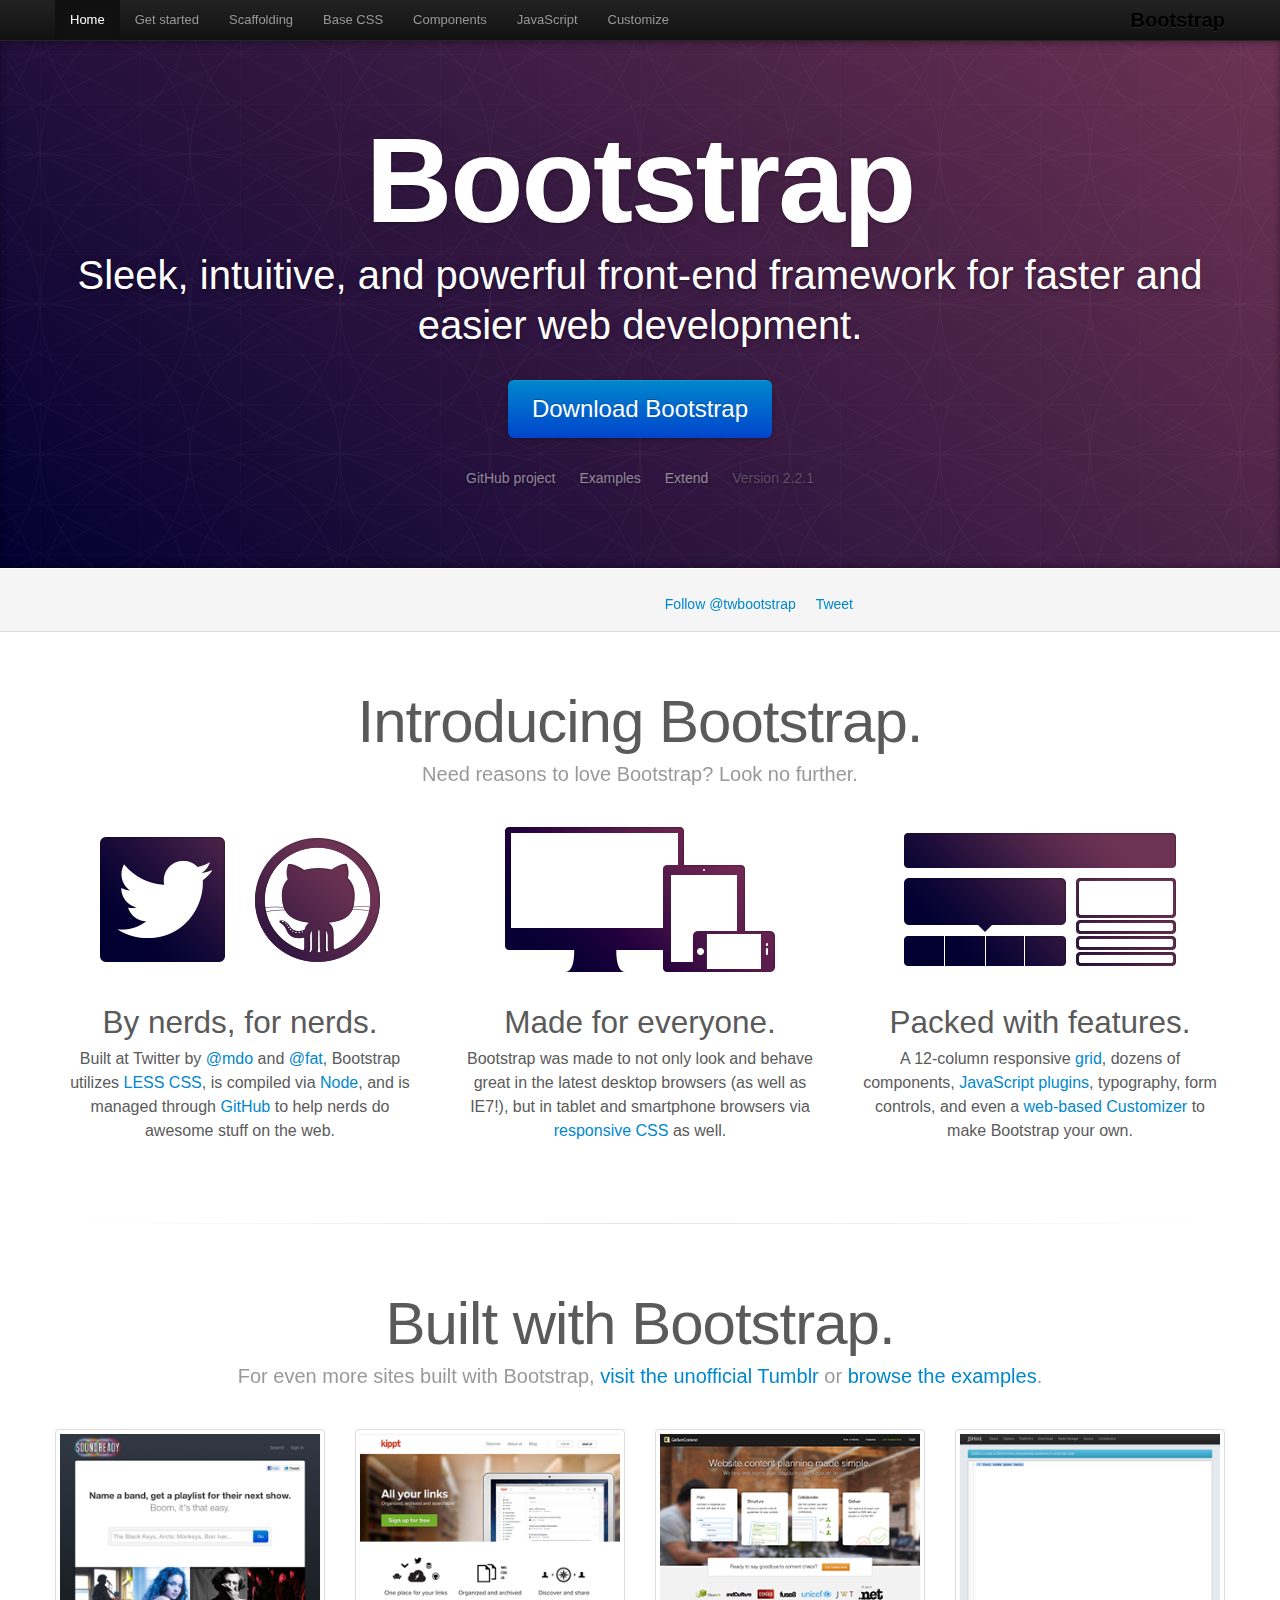
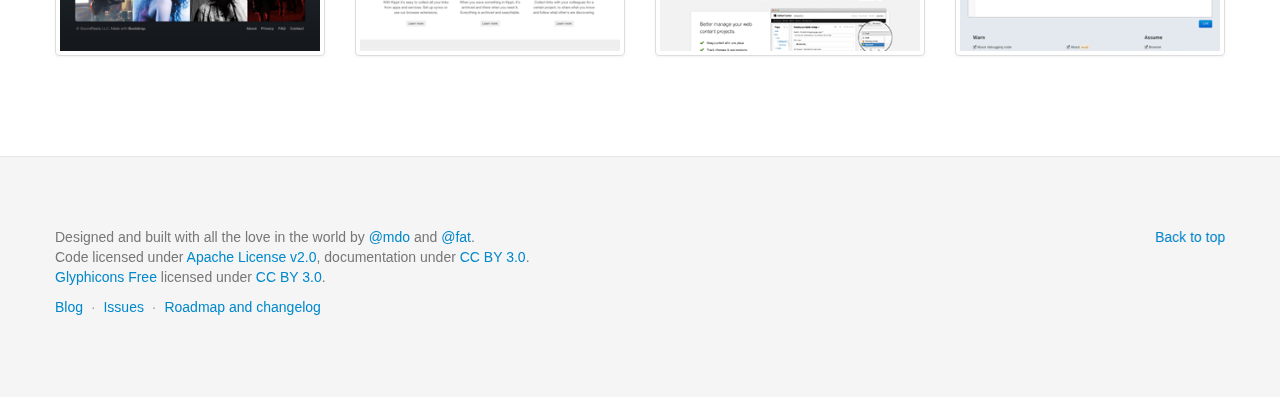
<file: bootstrap/docs/index.html>
<!DOCTYPE html>
<html lang="en">
  <head>
    <meta charset="utf-8">
    <title>Bootstrap</title>
    <meta name="viewport" content="width=device-width, initial-scale=1.0">
    <meta name="description" content="">
    <meta name="author" content="">

    <!-- Le styles -->
    <link href="assets/css/bootstrap.css" rel="stylesheet">
    <link href="assets/css/bootstrap-responsive.css" rel="stylesheet">
    <link href="assets/css/docs.css" rel="stylesheet">
    <link href="assets/js/google-code-prettify/prettify.css" rel="stylesheet">

    <!-- Le HTML5 shim, for IE6-8 support of HTML5 elements -->
    <!--[if lt IE 9]>
      <script src="http://html5shim.googlecode.com/svn/trunk/html5.js"></script>
    <![endif]-->

    <!-- Le fav and touch icons -->
    <link rel="shortcut icon" href="assets/ico/favicon.ico">
    <link rel="apple-touch-icon-precomposed" sizes="144x144" href="assets/ico/apple-touch-icon-144-precomposed.png">
    <link rel="apple-touch-icon-precomposed" sizes="114x114" href="assets/ico/apple-touch-icon-114-precomposed.png">
    <link rel="apple-touch-icon-precomposed" sizes="72x72" href="assets/ico/apple-touch-icon-72-precomposed.png">
    <link rel="apple-touch-icon-precomposed" href="assets/ico/apple-touch-icon-57-precomposed.png">

  </head>

  <body data-spy="scroll" data-target=".bs-docs-sidebar">

    <!-- Navbar
    ================================================== -->
    <div class="navbar navbar-inverse navbar-fixed-top">
      <div class="navbar-inner">
        <div class="container">
          <button type="button" class="btn btn-navbar" data-toggle="collapse" data-target=".nav-collapse">
            <span class="icon-bar"></span>
            <span class="icon-bar"></span>
            <span class="icon-bar"></span>
          </button>
          <a class="brand" href="./index.html">Bootstrap</a>
          <div class="nav-collapse collapse">
            <ul class="nav">
              <li class="active">
                <a href="./index.html">Home</a>
              </li>
              <li class="">
                <a href="./getting-started.html">Get started</a>
              </li>
              <li class="">
                <a href="./scaffolding.html">Scaffolding</a>
              </li>
              <li class="">
                <a href="./base-css.html">Base CSS</a>
              </li>
              <li class="">
                <a href="./components.html">Components</a>
              </li>
              <li class="">
                <a href="./javascript.html">JavaScript</a>
              </li>
              <li class="">
                <a href="./customize.html">Customize</a>
              </li>
            </ul>
          </div>
        </div>
      </div>
    </div>

<div class="jumbotron masthead">
  <div class="container">
    <h1>Bootstrap</h1>
    <p>Sleek, intuitive, and powerful front-end framework for faster and easier web development.</p>
    <p>
      <a href="assets/bootstrap.zip" class="btn btn-primary btn-large" >Download Bootstrap</a>
    </p>
    <ul class="masthead-links">
      <li>
        <a href="http://github.com/twitter/bootstrap" >GitHub project</a>
      </li>
      <li>
        <a href="./getting-started.html#examples" >Examples</a>
      </li>
      <li>
        <a href="./extend.html" >Extend</a>
      </li>
      <li>
        Version 2.2.1
      </li>
    </ul>
  </div>
</div>

<div class="bs-docs-social">
  <div class="container">
    <ul class="bs-docs-social-buttons">
      <li>
        <iframe class="github-btn" src="http://ghbtns.com/github-btn.html?user=twitter&repo=bootstrap&type=watch&count=true" allowtransparency="true" frameborder="0" scrolling="0" width="100px" height="20px"></iframe>
      </li>
      <li>
        <iframe class="github-btn" src="http://ghbtns.com/github-btn.html?user=twitter&repo=bootstrap&type=fork&count=true" allowtransparency="true" frameborder="0" scrolling="0" width="98px" height="20px"></iframe>
      </li>
      <li class="follow-btn">
        <a href="https://twitter.com/twbootstrap" class="twitter-follow-button" data-link-color="#0069D6" data-show-count="true">Follow @twbootstrap</a>
      </li>
      <li class="tweet-btn">
        <a href="https://twitter.com/share" class="twitter-share-button" data-url="http://twitter.github.com/bootstrap/" data-count="horizontal" data-via="twbootstrap" data-related="mdo:Creator of Twitter Bootstrap">Tweet</a>
      </li>
    </ul>
  </div>
</div>

<div class="container">

  <div class="marketing">

    <h1>Introducing Bootstrap.</h1>
    <p class="marketing-byline">Need reasons to love Bootstrap? Look no further.</p>

    <div class="row-fluid">
      <div class="span4">
        <img src="assets/img/bs-docs-twitter-github.png">
        <h2>By nerds, for nerds.</h2>
        <p>Built at Twitter by <a href="http://twitter.com/mdo">@mdo</a> and <a href="http://twitter.com/fat">@fat</a>, Bootstrap utilizes <a href="http://lesscss.org">LESS CSS</a>, is compiled via <a href="http://nodejs.org">Node</a>, and is managed through <a href="http://github.com">GitHub</a> to help nerds do awesome stuff on the web.</p>
      </div>
      <div class="span4">
        <img src="assets/img/bs-docs-responsive-illustrations.png">
        <h2>Made for everyone.</h2>
        <p>Bootstrap was made to not only look and behave great in the latest desktop browsers (as well as IE7!), but in tablet and smartphone browsers via <a href="./scaffolding.html#responsive">responsive CSS</a> as well.</p>
      </div>
      <div class="span4">
        <img src="assets/img/bs-docs-bootstrap-features.png">
        <h2>Packed with features.</h2>
        <p>A 12-column responsive <a href="./scaffolding.html#grid">grid</a>, dozens of components, <a href="./javascript.html">JavaScript plugins</a>, typography, form controls, and even a <a href="./customize.html">web-based Customizer</a> to make Bootstrap your own.</p>
      </div>
    </div>

    <hr class="soften">

    <h1>Built with Bootstrap.</h1>
    <p class="marketing-byline">For even more sites built with Bootstrap, <a href="http://builtwithbootstrap.tumblr.com/" target="_blank">visit the unofficial Tumblr</a> or <a href="./getting-started.html#examples">browse the examples</a>.</p>
    <div class="row-fluid">
      <ul class="thumbnails example-sites">
        <li class="span3">
          <a class="thumbnail" href="http://soundready.fm/" target="_blank">
            <img src="assets/img/example-sites/soundready.png" alt="SoundReady.fm">
          </a>
        </li>
        <li class="span3">
          <a class="thumbnail" href="http://kippt.com/" target="_blank">
            <img src="assets/img/example-sites/kippt.png" alt="Kippt">
          </a>
        </li>
        <li class="span3">
          <a class="thumbnail" href="http://www.gathercontent.com/" target="_blank">
            <img src="assets/img/example-sites/gathercontent.png" alt="Gather Content">
          </a>
        </li>
        <li class="span3">
          <a class="thumbnail" href="http://www.jshint.com/" target="_blank">
            <img src="assets/img/example-sites/jshint.png" alt="JS Hint">
          </a>
        </li>
      </ul>
     </div>

  </div>

</div>



    <!-- Footer
    ================================================== -->
    <footer class="footer">
      <div class="container">
        <p class="pull-right"><a href="#">Back to top</a></p>
        <p>Designed and built with all the love in the world by <a href="http://twitter.com/mdo" target="_blank">@mdo</a> and <a href="http://twitter.com/fat" target="_blank">@fat</a>.</p>
        <p>Code licensed under <a href="http://www.apache.org/licenses/LICENSE-2.0" target="_blank">Apache License v2.0</a>, documentation under <a href="http://creativecommons.org/licenses/by/3.0/">CC BY 3.0</a>.</p>
        <p><a href="http://glyphicons.com">Glyphicons Free</a> licensed under <a href="http://creativecommons.org/licenses/by/3.0/">CC BY 3.0</a>.</p>
        <ul class="footer-links">
          <li><a href="http://blog.getbootstrap.com">Blog</a></li>
          <li class="muted">&middot;</li>
          <li><a href="https://github.com/twitter/bootstrap/issues?state=open">Issues</a></li>
          <li class="muted">&middot;</li>
          <li><a href="https://github.com/twitter/bootstrap/wiki">Roadmap and changelog</a></li>
        </ul>
      </div>
    </footer>



    <!-- Le javascript
    ================================================== -->
    <!-- Placed at the end of the document so the pages load faster -->
    <script type="text/javascript" src="http://platform.twitter.com/widgets.js"></script>
    <script src="assets/js/jquery.js"></script>
    <script src="assets/js/google-code-prettify/prettify.js"></script>
    <script src="assets/js/bootstrap-transition.js"></script>
    <script src="assets/js/bootstrap-alert.js"></script>
    <script src="assets/js/bootstrap-modal.js"></script>
    <script src="assets/js/bootstrap-dropdown.js"></script>
    <script src="assets/js/bootstrap-scrollspy.js"></script>
    <script src="assets/js/bootstrap-tab.js"></script>
    <script src="assets/js/bootstrap-tooltip.js"></script>
    <script src="assets/js/bootstrap-popover.js"></script>
    <script src="assets/js/bootstrap-button.js"></script>
    <script src="assets/js/bootstrap-collapse.js"></script>
    <script src="assets/js/bootstrap-carousel.js"></script>
    <script src="assets/js/bootstrap-typeahead.js"></script>
    <script src="assets/js/bootstrap-affix.js"></script>
    <script src="assets/js/application.js"></script>



  </body>
</html>
</file>
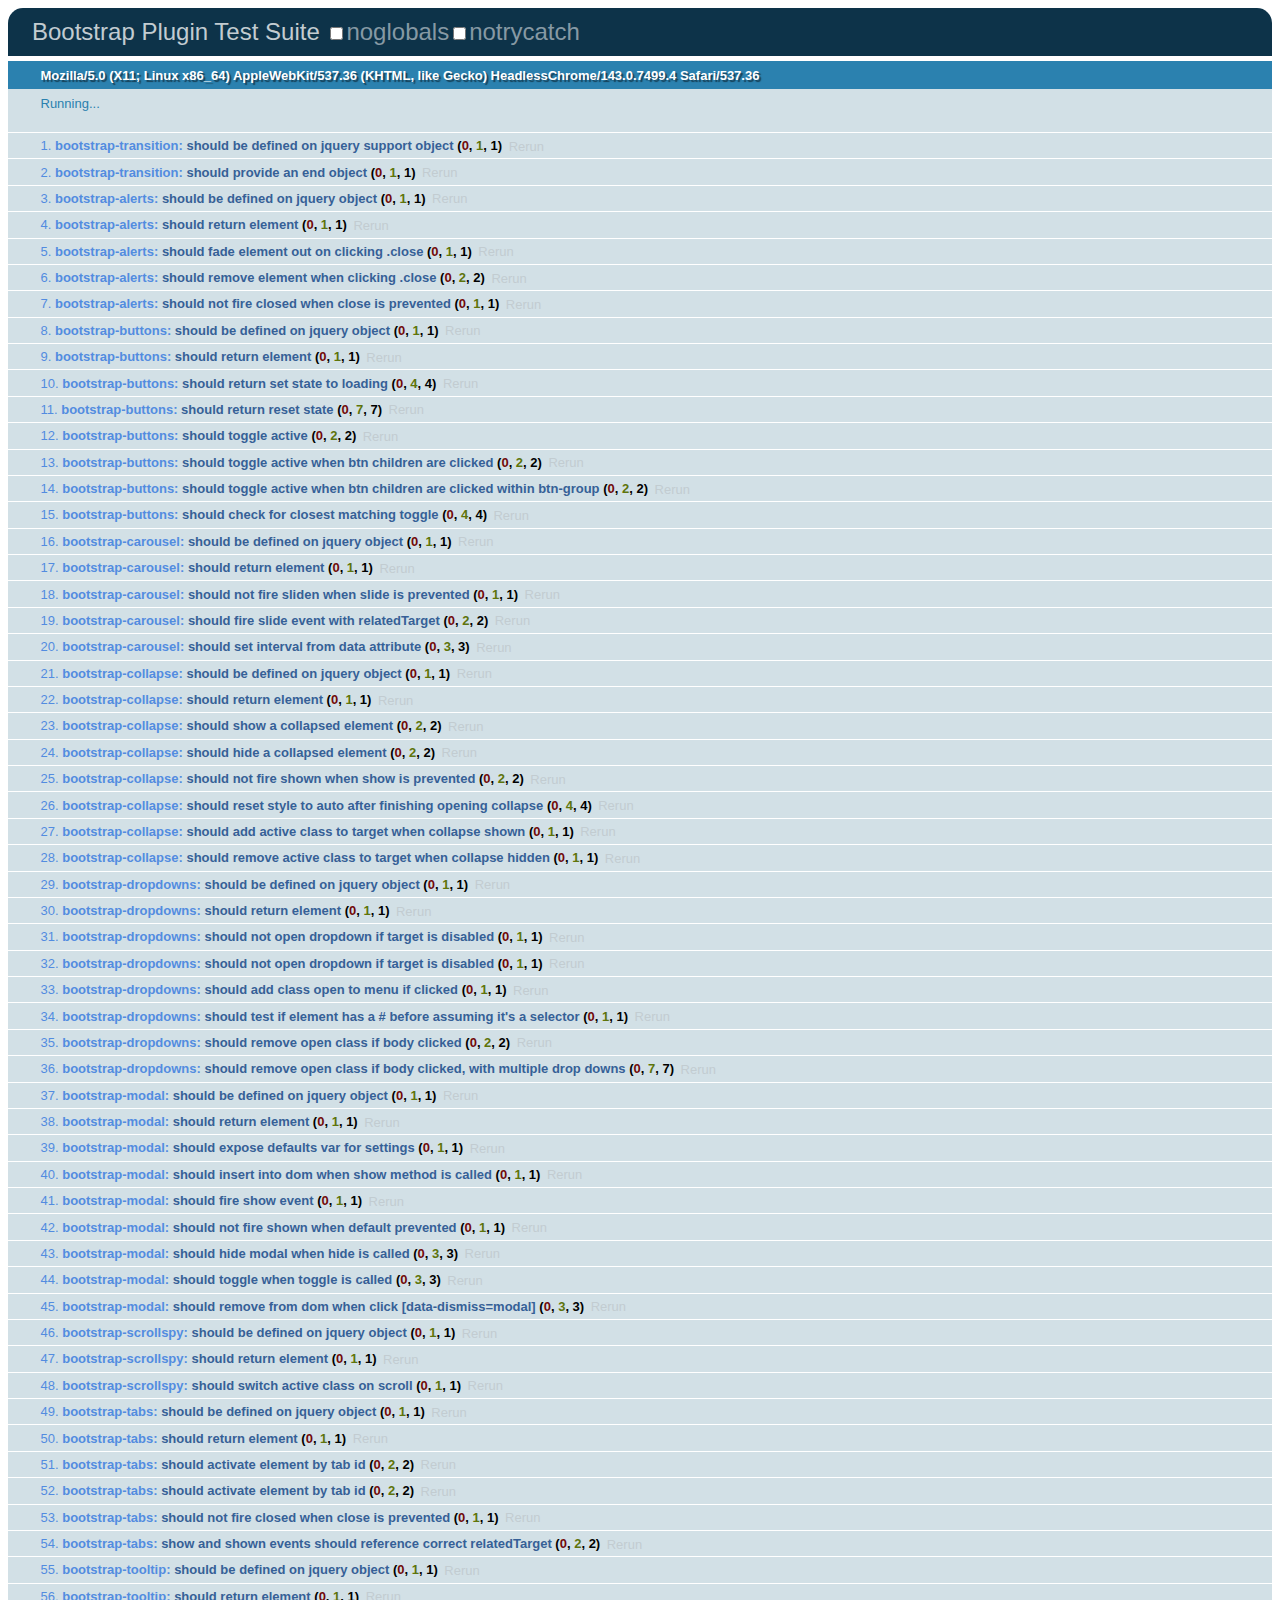
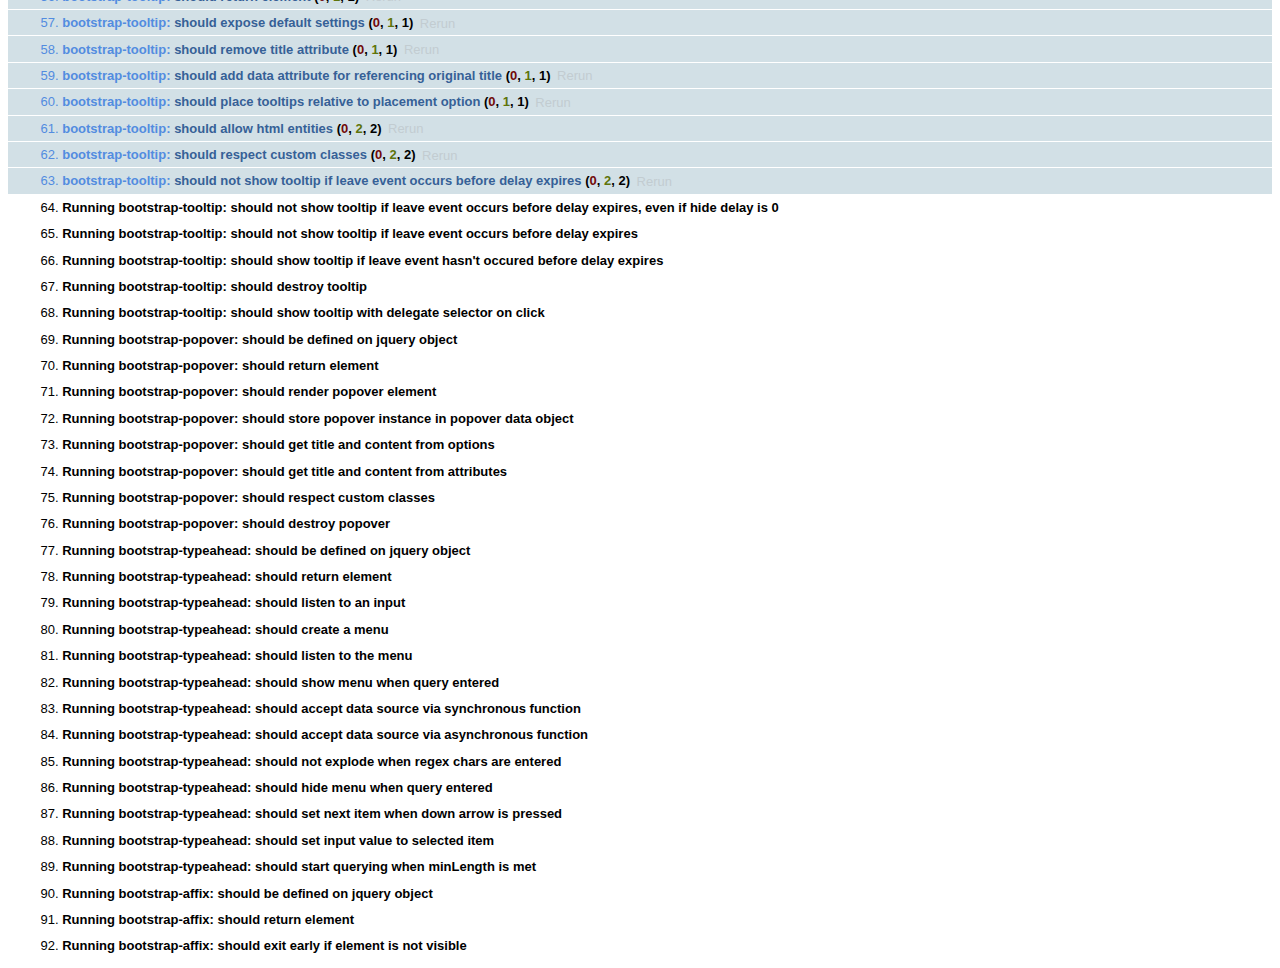
<file: bootstrap/js/tests/index.html>
<!DOCTYPE HTML>
<html>
<head>
  <title>Bootstrap Plugin Test Suite</title>

  <!-- jquery -->
  <!--<script src="http://code.jquery.com/jquery-1.7.min.js"></script>-->
  <script src="vendor/jquery.js"></script>

  <!-- qunit -->
  <link rel="stylesheet" href="vendor/qunit.css" type="text/css" media="screen" />
  <script src="vendor/qunit.js"></script>

  <!-- phantomjs logging script-->
  <script src="unit/bootstrap-phantom.js"></script>

  <!--  plugin sources -->
  <script src="../../js/bootstrap-transition.js"></script>
  <script src="../../js/bootstrap-alert.js"></script>
  <script src="../../js/bootstrap-button.js"></script>
  <script src="../../js/bootstrap-carousel.js"></script>
  <script src="../../js/bootstrap-collapse.js"></script>
  <script src="../../js/bootstrap-dropdown.js"></script>
  <script src="../../js/bootstrap-modal.js"></script>
  <script src="../../js/bootstrap-scrollspy.js"></script>
  <script src="../../js/bootstrap-tab.js"></script>
  <script src="../../js/bootstrap-tooltip.js"></script>
  <script src="../../js/bootstrap-popover.js"></script>
  <script src="../../js/bootstrap-typeahead.js"></script>
  <script src="../../js/bootstrap-affix.js"></script>

  <!-- unit tests -->
  <script src="unit/bootstrap-transition.js"></script>
  <script src="unit/bootstrap-alert.js"></script>
  <script src="unit/bootstrap-button.js"></script>
  <script src="unit/bootstrap-carousel.js"></script>
  <script src="unit/bootstrap-collapse.js"></script>
  <script src="unit/bootstrap-dropdown.js"></script>
  <script src="unit/bootstrap-modal.js"></script>
  <script src="unit/bootstrap-scrollspy.js"></script>
  <script src="unit/bootstrap-tab.js"></script>
  <script src="unit/bootstrap-tooltip.js"></script>
  <script src="unit/bootstrap-popover.js"></script>
  <script src="unit/bootstrap-typeahead.js"></script>
  <script src="unit/bootstrap-affix.js"></script>
</head>
<body>
  <div>
    <h1 id="qunit-header">Bootstrap Plugin Test Suite</h1>
    <h2 id="qunit-banner"></h2>
    <h2 id="qunit-userAgent"></h2>
    <ol id="qunit-tests"></ol>
    <div id="qunit-fixture"></div>
  </div>
</body>
</html>
</file>
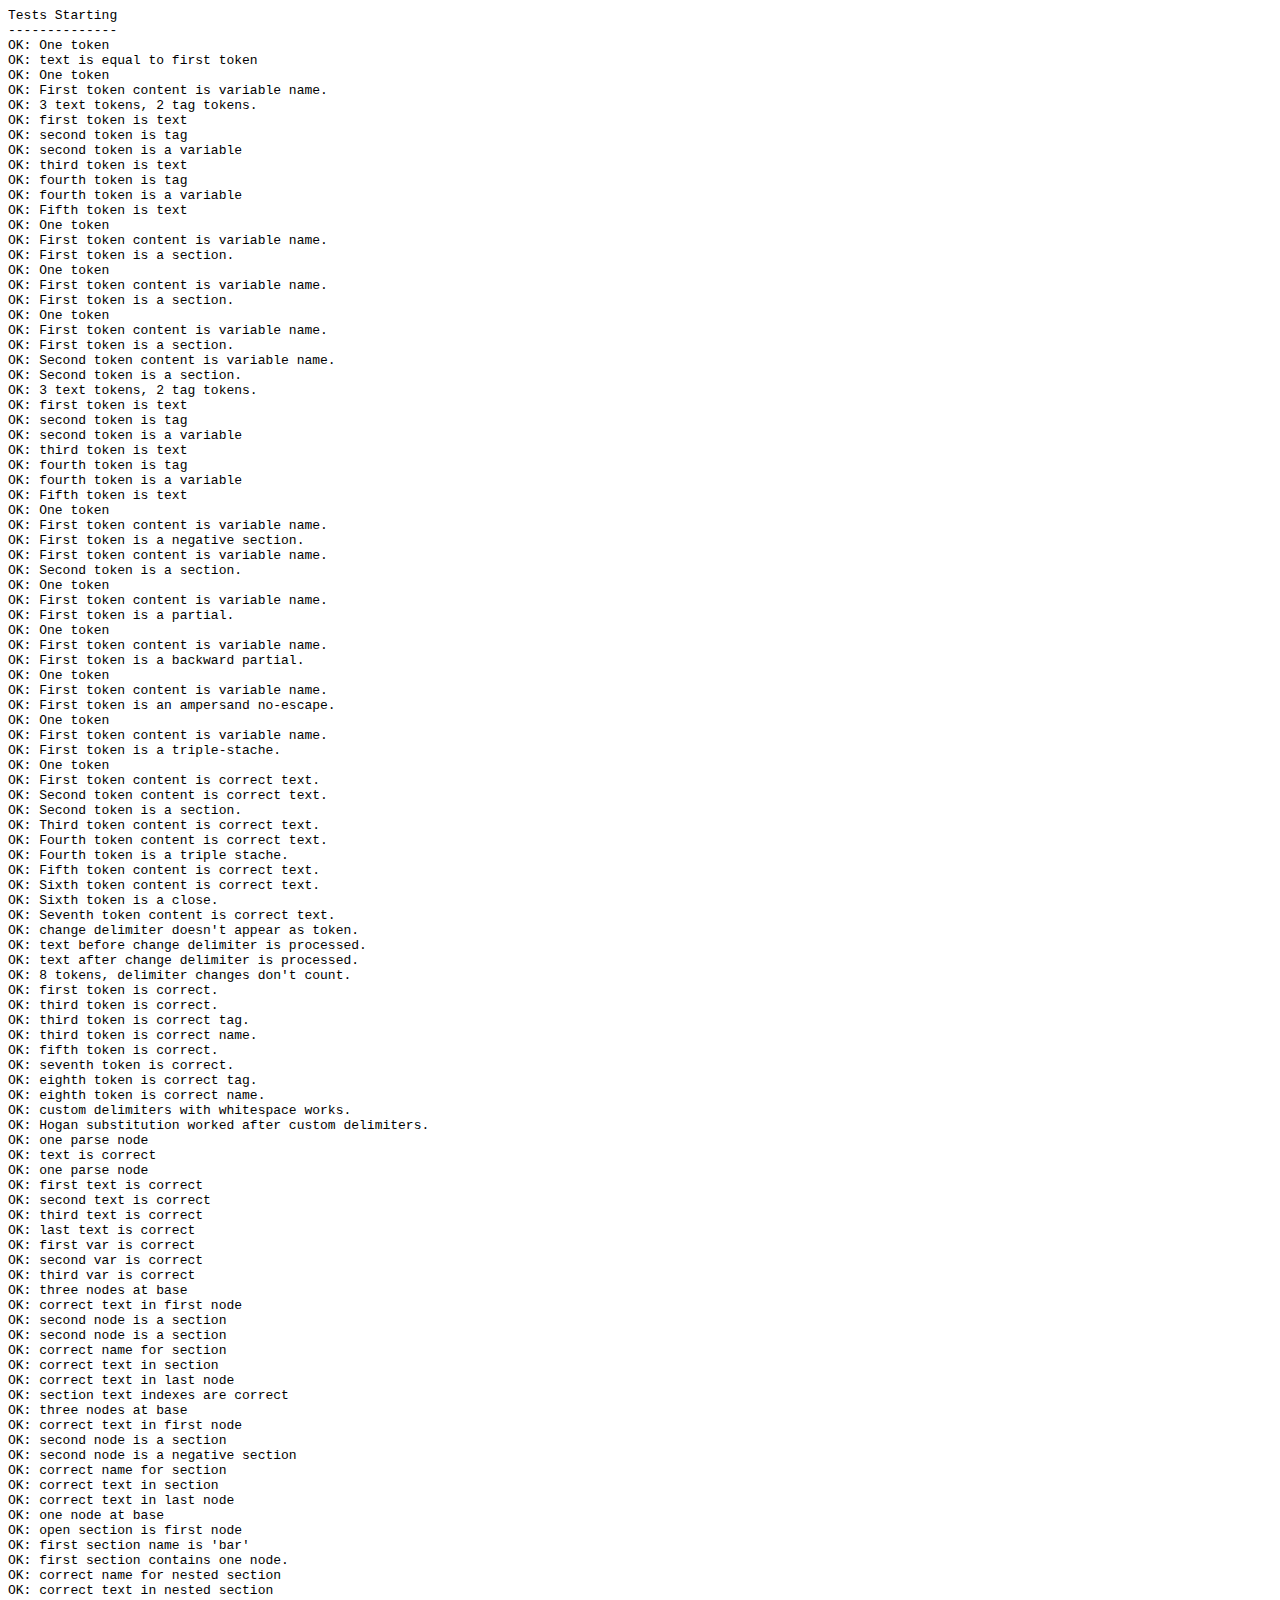
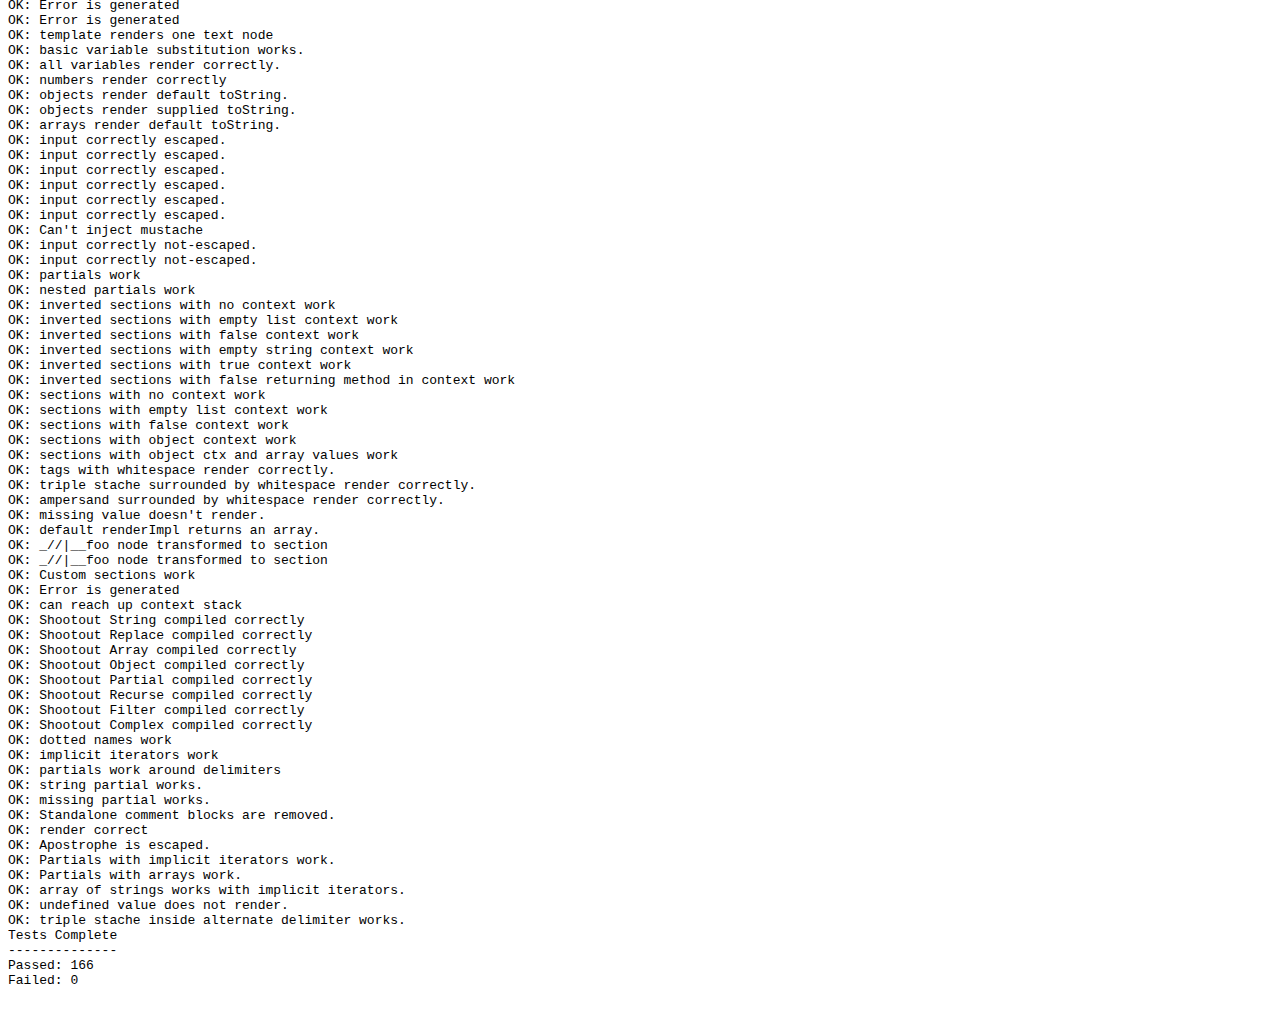
<file: bootstrap/docs/build/node_modules/hogan.js/test/index.html>
<html>
<head>
	<title>test</title>
	<script src="https://raw.github.com/douglascrockford/JSON-js/master/json2.js"></script>
</head>
<body>
  <code id="console"></code>
  <script>var Hogan = {};</script>
  <script src="../lib/template.js"></script>
  <script src="../lib/compiler.js"></script>
  <script src="./index.js"></script>
</body>
</html>
</file>
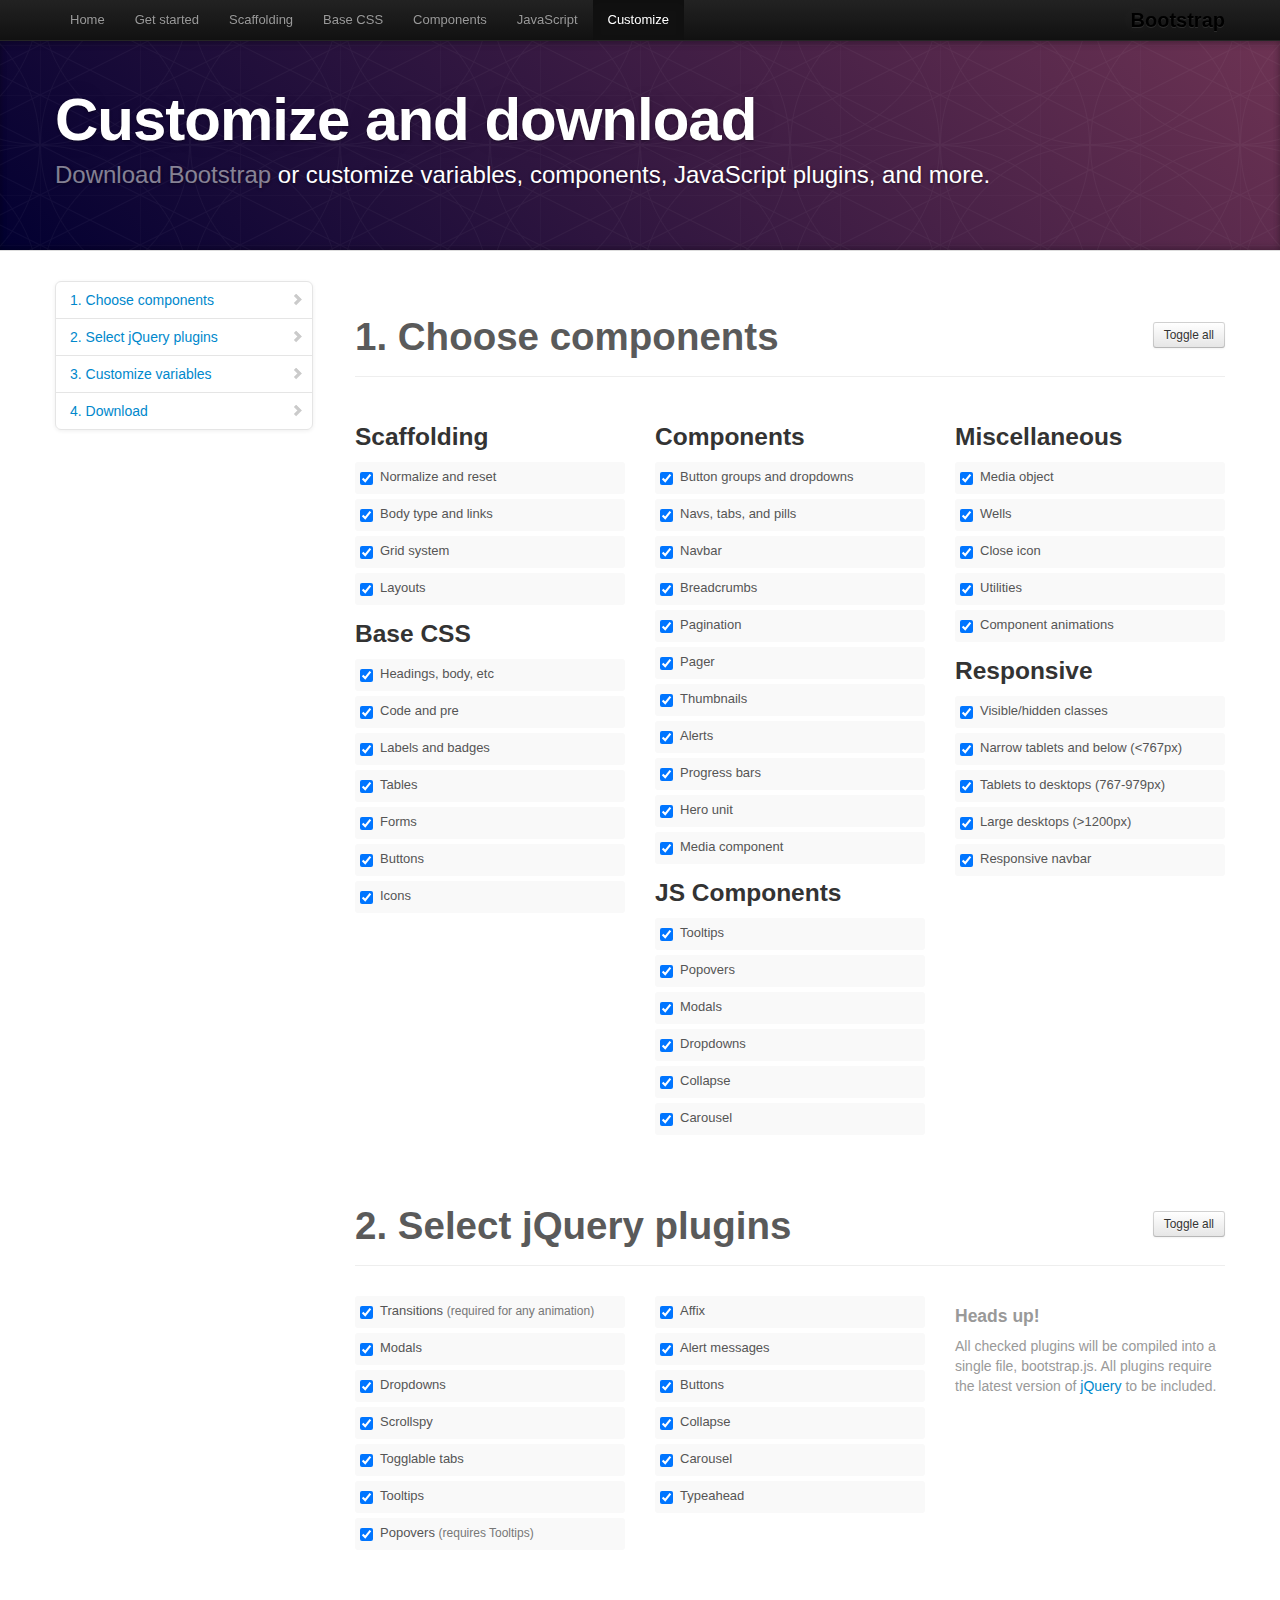
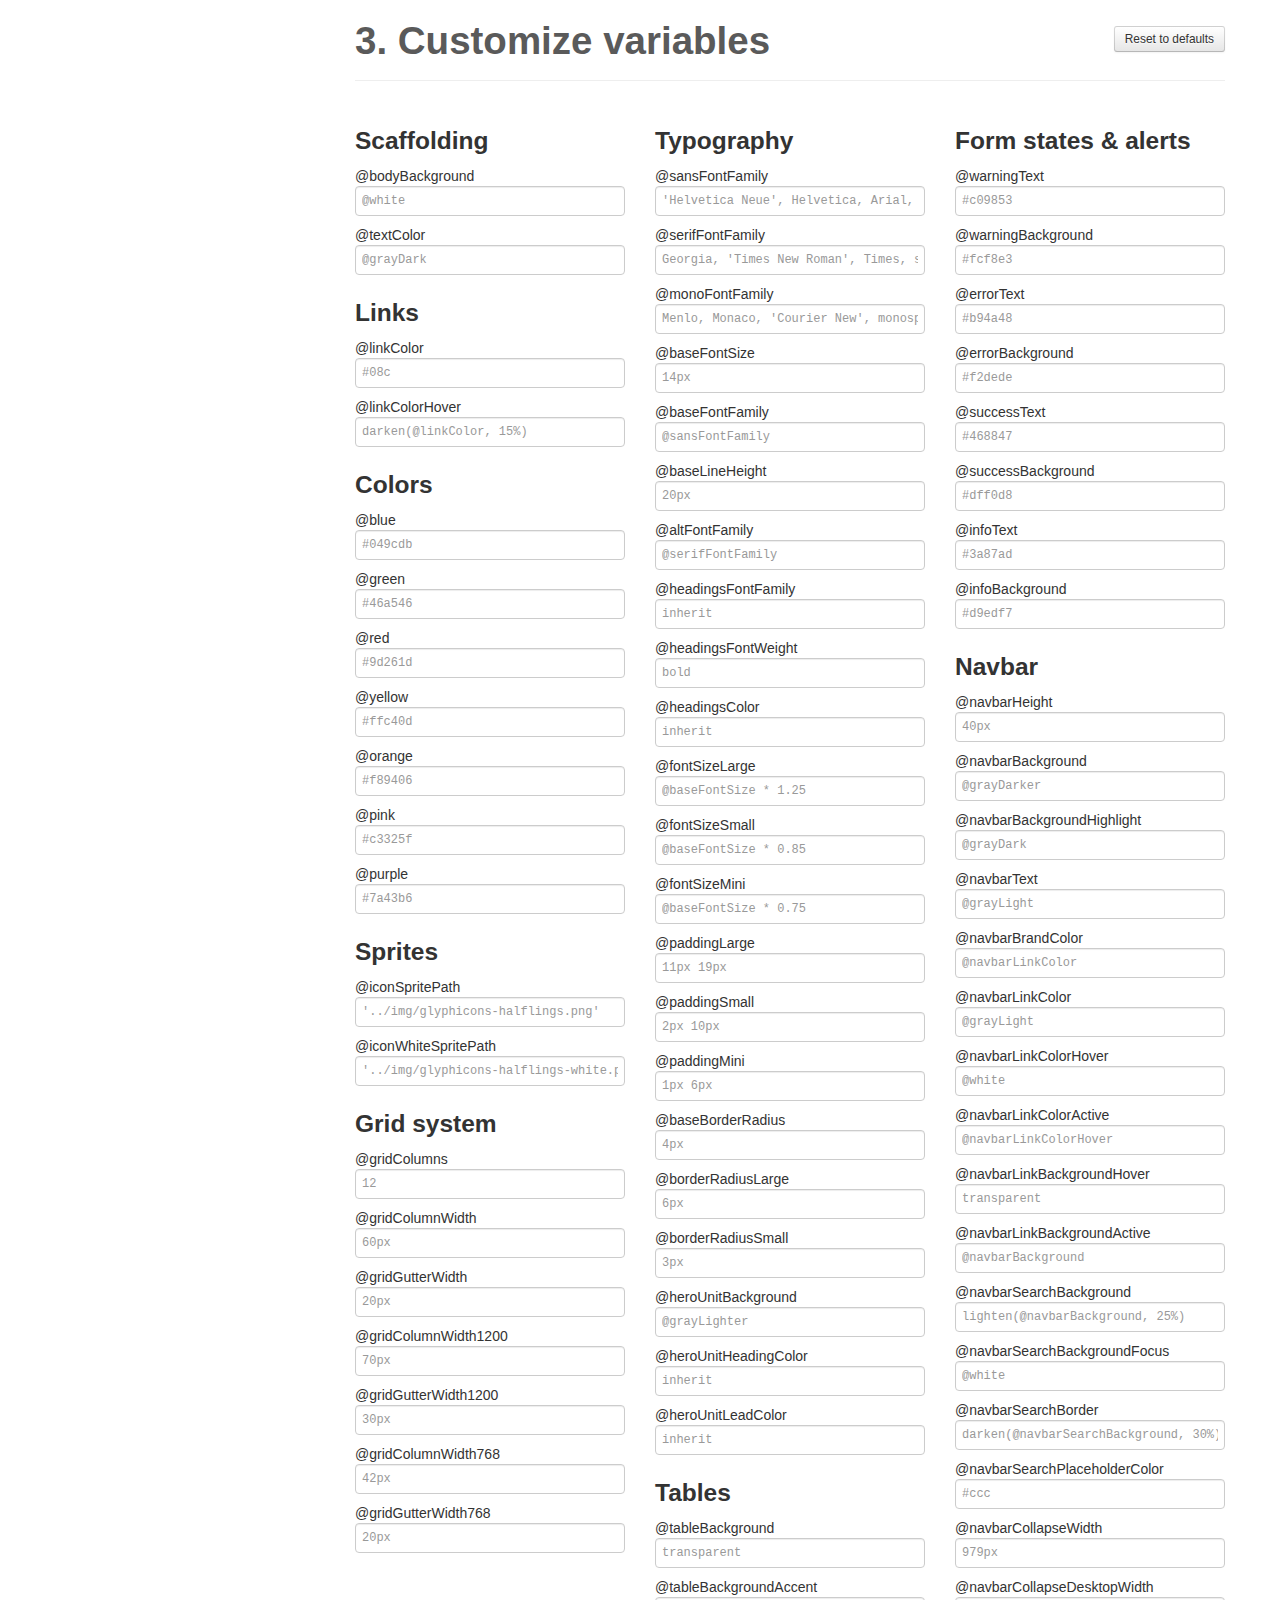
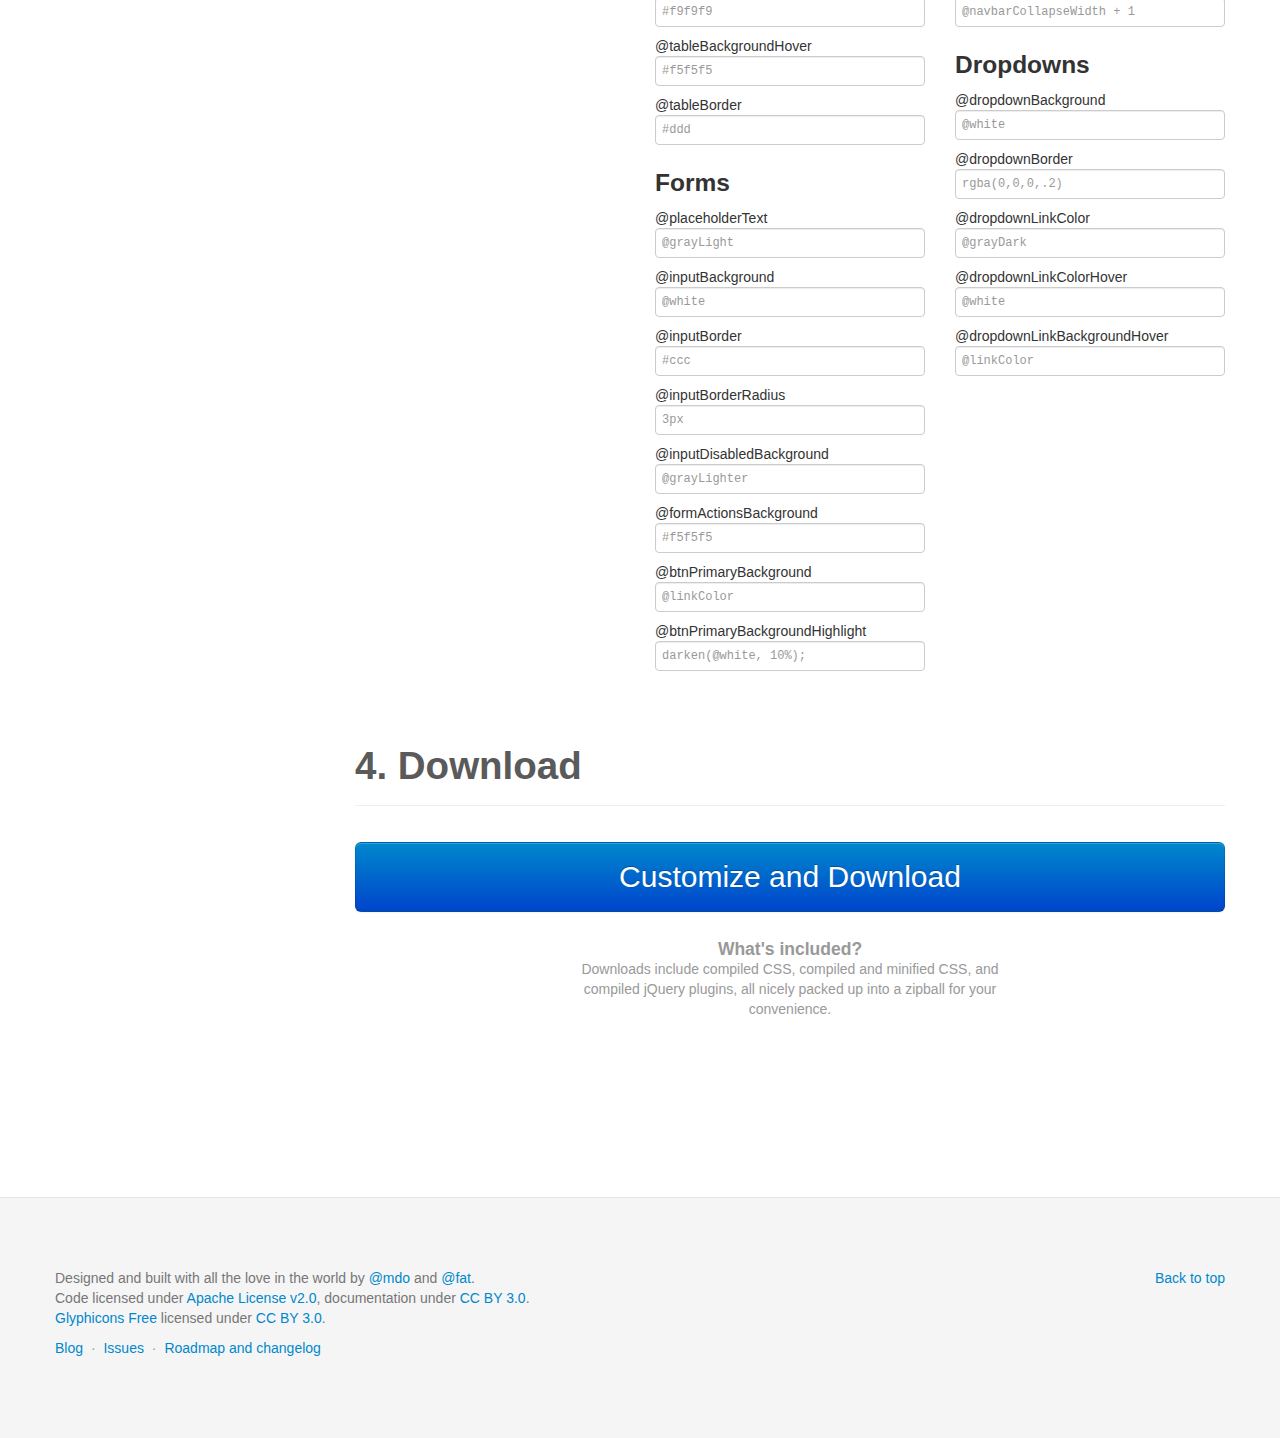
<file: bootstrap/docs/customize.html>
<!DOCTYPE html>
<html lang="en">
  <head>
    <meta charset="utf-8">
    <title>Customize · Bootstrap</title>
    <meta name="viewport" content="width=device-width, initial-scale=1.0">
    <meta name="description" content="">
    <meta name="author" content="">

    <!-- Le styles -->
    <link href="assets/css/bootstrap.css" rel="stylesheet">
    <link href="assets/css/bootstrap-responsive.css" rel="stylesheet">
    <link href="assets/css/docs.css" rel="stylesheet">
    <link href="assets/js/google-code-prettify/prettify.css" rel="stylesheet">

    <!-- Le HTML5 shim, for IE6-8 support of HTML5 elements -->
    <!--[if lt IE 9]>
      <script src="http://html5shim.googlecode.com/svn/trunk/html5.js"></script>
    <![endif]-->

    <!-- Le fav and touch icons -->
    <link rel="shortcut icon" href="assets/ico/favicon.ico">
    <link rel="apple-touch-icon-precomposed" sizes="144x144" href="assets/ico/apple-touch-icon-144-precomposed.png">
    <link rel="apple-touch-icon-precomposed" sizes="114x114" href="assets/ico/apple-touch-icon-114-precomposed.png">
    <link rel="apple-touch-icon-precomposed" sizes="72x72" href="assets/ico/apple-touch-icon-72-precomposed.png">
    <link rel="apple-touch-icon-precomposed" href="assets/ico/apple-touch-icon-57-precomposed.png">

  </head>

  <body data-spy="scroll" data-target=".bs-docs-sidebar">

    <!-- Navbar
    ================================================== -->
    <div class="navbar navbar-inverse navbar-fixed-top">
      <div class="navbar-inner">
        <div class="container">
          <button type="button" class="btn btn-navbar" data-toggle="collapse" data-target=".nav-collapse">
            <span class="icon-bar"></span>
            <span class="icon-bar"></span>
            <span class="icon-bar"></span>
          </button>
          <a class="brand" href="./index.html">Bootstrap</a>
          <div class="nav-collapse collapse">
            <ul class="nav">
              <li class="">
                <a href="./index.html">Home</a>
              </li>
              <li class="">
                <a href="./getting-started.html">Get started</a>
              </li>
              <li class="">
                <a href="./scaffolding.html">Scaffolding</a>
              </li>
              <li class="">
                <a href="./base-css.html">Base CSS</a>
              </li>
              <li class="">
                <a href="./components.html">Components</a>
              </li>
              <li class="">
                <a href="./javascript.html">JavaScript</a>
              </li>
              <li class="active">
                <a href="./customize.html">Customize</a>
              </li>
            </ul>
          </div>
        </div>
      </div>
    </div>

<!-- Masthead
================================================== -->
<header class="jumbotron subhead" id="overview">
  <div class="container">
    <h1>Customize and download</h1>
    <p class="lead"><a href="https://github.com/twitter/bootstrap/zipball/master">Download Bootstrap</a> or customize variables, components, JavaScript plugins, and more.</p>
  </div>
</header>


  <div class="container">

    <!-- Docs nav
    ================================================== -->
    <div class="row">
      <div class="span3 bs-docs-sidebar">
        <ul class="nav nav-list bs-docs-sidenav">
          <li><a href="#components"><i class="icon-chevron-right"></i> 1. Choose components</a></li>
          <li><a href="#plugins"><i class="icon-chevron-right"></i> 2. Select jQuery plugins</a></li>
          <li><a href="#variables"><i class="icon-chevron-right"></i> 3. Customize variables</a></li>
          <li><a href="#download"><i class="icon-chevron-right"></i> 4. Download</a></li>
        </ul>
      </div>
      <div class="span9">


        <!-- Customize form
        ================================================== -->
        <form>
          <section class="download" id="components">
            <div class="page-header">
              <a class="btn btn-small pull-right toggle-all" href="#">Toggle all</a>
              <h1>
                1. Choose components
              </h1>
            </div>
            <div class="row download-builder">
              <div class="span3">
                <h3>Scaffolding</h3>
                <label class="checkbox"><input checked="checked" type="checkbox" value="reset.less"> Normalize and reset</label>
                <label class="checkbox"><input checked="checked" type="checkbox" value="scaffolding.less"> Body type and links</label>
                <label class="checkbox"><input checked="checked" type="checkbox" value="grid.less"> Grid system</label>
                <label class="checkbox"><input checked="checked" type="checkbox" value="layouts.less"> Layouts</label>
                <h3>Base CSS</h3>
                <label class="checkbox"><input checked="checked" type="checkbox" value="type.less"> Headings, body, etc</label>
                <label class="checkbox"><input checked="checked" type="checkbox" value="code.less"> Code and pre</label>
                <label class="checkbox"><input checked="checked" type="checkbox" value="labels-badges.less"> Labels and badges</label>
                <label class="checkbox"><input checked="checked" type="checkbox" value="tables.less"> Tables</label>
                <label class="checkbox"><input checked="checked" type="checkbox" value="forms.less"> Forms</label>
                <label class="checkbox"><input checked="checked" type="checkbox" value="buttons.less"> Buttons</label>
                <label class="checkbox"><input checked="checked" type="checkbox" value="sprites.less"> Icons</label>
              </div><!-- /span -->
              <div class="span3">
                <h3>Components</h3>
                <label class="checkbox"><input checked="checked" type="checkbox" value="button-groups.less"> Button groups and dropdowns</label>
                <label class="checkbox"><input checked="checked" type="checkbox" value="navs.less"> Navs, tabs, and pills</label>
                <label class="checkbox"><input checked="checked" type="checkbox" value="navbar.less"> Navbar</label>
                <label class="checkbox"><input checked="checked" type="checkbox" value="breadcrumbs.less"> Breadcrumbs</label>
                <label class="checkbox"><input checked="checked" type="checkbox" value="pagination.less"> Pagination</label>
                <label class="checkbox"><input checked="checked" type="checkbox" value="pager.less"> Pager</label>
                <label class="checkbox"><input checked="checked" type="checkbox" value="thumbnails.less"> Thumbnails</label>
                <label class="checkbox"><input checked="checked" type="checkbox" value="alerts.less"> Alerts</label>
                <label class="checkbox"><input checked="checked" type="checkbox" value="progress-bars.less"> Progress bars</label>
                <label class="checkbox"><input checked="checked" type="checkbox" value="hero-unit.less"> Hero unit</label>
                <label class="checkbox"><input checked="checked" type="checkbox" value="media.less"> Media component</label>
                <h3>JS Components</h3>
                <label class="checkbox"><input checked="checked" type="checkbox" value="tooltip.less"> Tooltips</label>
                <label class="checkbox"><input checked="checked" type="checkbox" value="popovers.less"> Popovers</label>
                <label class="checkbox"><input checked="checked" type="checkbox" value="modals.less"> Modals</label>
                <label class="checkbox"><input checked="checked" type="checkbox" value="dropdowns.less"> Dropdowns</label>
                <label class="checkbox"><input checked="checked" type="checkbox" value="accordion.less"> Collapse</label>
                <label class="checkbox"><input checked="checked" type="checkbox" value="carousel.less"> Carousel</label>
              </div><!-- /span -->
              <div class="span3">
                <h3>Miscellaneous</h3>
                <label class="checkbox"><input checked="checked" type="checkbox" value="media.less"> Media object</label>
                <label class="checkbox"><input checked="checked" type="checkbox" value="wells.less"> Wells</label>
                <label class="checkbox"><input checked="checked" type="checkbox" value="close.less"> Close icon</label>
                <label class="checkbox"><input checked="checked" type="checkbox" value="utilities.less"> Utilities</label>
                <label class="checkbox"><input checked="checked" type="checkbox" value="component-animations.less"> Component animations</label>
                <h3>Responsive</h3>
                <label class="checkbox"><input checked="checked" type="checkbox" value="responsive-utilities.less"> Visible/hidden classes</label>
                <label class="checkbox"><input checked="checked" type="checkbox" value="responsive-767px-max.less"> Narrow tablets and below (<767px)</label>
                <label class="checkbox"><input checked="checked" type="checkbox" value="responsive-768px-979px.less"> Tablets to desktops (767-979px)</label>
                <label class="checkbox"><input checked="checked" type="checkbox" value="responsive-1200px-min.less"> Large desktops (>1200px)</label>
                <label class="checkbox"><input checked="checked" type="checkbox" value="responsive-navbar.less"> Responsive navbar</label>
              </div><!-- /span -->
            </div><!-- /row -->
          </section>

          <section class="download" id="plugins">
            <div class="page-header">
              <a class="btn btn-small pull-right toggle-all" href="#">Toggle all</a>
              <h1>
                2. Select jQuery plugins
              </h1>
            </div>
            <div class="row download-builder">
              <div class="span3">
                <label class="checkbox">
                  <input type="checkbox" checked="true" value="bootstrap-transition.js">
                  Transitions <small>(required for any animation)</small>
                </label>
                <label class="checkbox">
                  <input type="checkbox" checked="true" value="bootstrap-modal.js">
                  Modals
                </label>
                <label class="checkbox">
                  <input type="checkbox" checked="true" value="bootstrap-dropdown.js">
                  Dropdowns
                </label>
                <label class="checkbox">
                  <input type="checkbox" checked="true" value="bootstrap-scrollspy.js">
                  Scrollspy
                </label>
                <label class="checkbox">
                  <input type="checkbox" checked="true" value="bootstrap-tab.js">
                  Togglable tabs
                </label>
                <label class="checkbox">
                  <input type="checkbox" checked="true" value="bootstrap-tooltip.js">
                  Tooltips
                </label>
                <label class="checkbox">
                  <input type="checkbox" checked="true" value="bootstrap-popover.js">
                  Popovers <small>(requires Tooltips)</small>
                </label>
              </div><!-- /span -->
              <div class="span3">
                <label class="checkbox">
                  <input type="checkbox" checked="true" value="bootstrap-affix.js">
                  Affix
                </label>
                <label class="checkbox">
                  <input type="checkbox" checked="true" value="bootstrap-alert.js">
                  Alert messages
                </label>
                <label class="checkbox">
                  <input type="checkbox" checked="true" value="bootstrap-button.js">
                  Buttons
                </label>
                <label class="checkbox">
                  <input type="checkbox" checked="true" value="bootstrap-collapse.js">
                  Collapse
                </label>
                <label class="checkbox">
                  <input type="checkbox" checked="true" value="bootstrap-carousel.js">
                  Carousel
                </label>
                <label class="checkbox">
                  <input type="checkbox" checked="true" value="bootstrap-typeahead.js">
                  Typeahead
                </label>
              </div><!-- /span -->
              <div class="span3">
                <h4 class="muted">Heads up!</h4>
                <p class="muted">All checked plugins will be compiled into a single file, bootstrap.js. All plugins require the latest version of <a href="http://jquery.com/" target="_blank">jQuery</a> to be included.</p>
              </div><!-- /span -->
            </div><!-- /row -->
          </section>


          <section class="download" id="variables">
            <div class="page-header">
              <a class="btn btn-small pull-right toggle-all" href="#">Reset to defaults</a>
              <h1>
                3. Customize variables
              </h1>
            </div>
            <div class="row download-builder">
              <div class="span3">
                <h3>Scaffolding</h3>
                <label>@bodyBackground</label>
                <input type="text" class="span3" placeholder="@white">
                <label>@textColor</label>
                <input type="text" class="span3" placeholder="@grayDark">

                <h3>Links</h3>
                <label>@linkColor</label>
                <input type="text" class="span3" placeholder="#08c">
                <label>@linkColorHover</label>
                <input type="text" class="span3" placeholder="darken(@linkColor, 15%)">
                <h3>Colors</h3>
                <label>@blue</label>
                <input type="text" class="span3" placeholder="#049cdb">
                <label>@green</label>
                <input type="text" class="span3" placeholder="#46a546">
                <label>@red</label>
                <input type="text" class="span3" placeholder="#9d261d">
                <label>@yellow</label>
                <input type="text" class="span3" placeholder="#ffc40d">
                <label>@orange</label>
                <input type="text" class="span3" placeholder="#f89406">
                <label>@pink</label>
                <input type="text" class="span3" placeholder="#c3325f">
                <label>@purple</label>
                <input type="text" class="span3" placeholder="#7a43b6">

                <h3>Sprites</h3>
                <label>@iconSpritePath</label>
                <input type="text" class="span3" placeholder="'../img/glyphicons-halflings.png'">
                <label>@iconWhiteSpritePath</label>
                <input type="text" class="span3" placeholder="'../img/glyphicons-halflings-white.png'">

                <h3>Grid system</h3>
                <label>@gridColumns</label>
                <input type="text" class="span3" placeholder="12">
                <label>@gridColumnWidth</label>
                <input type="text" class="span3" placeholder="60px">
                <label>@gridGutterWidth</label>
                <input type="text" class="span3" placeholder="20px">
                <label>@gridColumnWidth1200</label>
                <input type="text" class="span3" placeholder="70px">
                <label>@gridGutterWidth1200</label>
                <input type="text" class="span3" placeholder="30px">
                <label>@gridColumnWidth768</label>
                <input type="text" class="span3" placeholder="42px">
                <label>@gridGutterWidth768</label>
                <input type="text" class="span3" placeholder="20px">

              </div><!-- /span -->
              <div class="span3">

                <h3>Typography</h3>
                <label>@sansFontFamily</label>
                <input type="text" class="span3" placeholder="'Helvetica Neue', Helvetica, Arial, sans-serif">
                <label>@serifFontFamily</label>
                <input type="text" class="span3" placeholder="Georgia, 'Times New Roman', Times, serif">
                <label>@monoFontFamily</label>
                <input type="text" class="span3" placeholder="Menlo, Monaco, 'Courier New', monospace">

                <label>@baseFontSize</label>
                <input type="text" class="span3" placeholder="14px">
                <label>@baseFontFamily</label>
                <input type="text" class="span3" placeholder="@sansFontFamily">
                <label>@baseLineHeight</label>
                <input type="text" class="span3" placeholder="20px">

                <label>@altFontFamily</label>
                <input type="text" class="span3" placeholder="@serifFontFamily">
                <label>@headingsFontFamily</label>
                <input type="text" class="span3" placeholder="inherit">
                <label>@headingsFontWeight</label>
                <input type="text" class="span3" placeholder="bold">
                <label>@headingsColor</label>
                <input type="text" class="span3" placeholder="inherit">

                <label>@fontSizeLarge</label>
                <input type="text" class="span3" placeholder="@baseFontSize * 1.25">
                <label>@fontSizeSmall</label>
                <input type="text" class="span3" placeholder="@baseFontSize * 0.85">
                <label>@fontSizeMini</label>
                <input type="text" class="span3" placeholder="@baseFontSize * 0.75">

                <label>@paddingLarge</label>
                <input type="text" class="span3" placeholder="11px 19px">
                <label>@paddingSmall</label>
                <input type="text" class="span3" placeholder="2px 10px">
                <label>@paddingMini</label>
                <input type="text" class="span3" placeholder="1px 6px">

                <label>@baseBorderRadius</label>
                <input type="text" class="span3" placeholder="4px">
                <label>@borderRadiusLarge</label>
                <input type="text" class="span3" placeholder="6px">
                <label>@borderRadiusSmall</label>
                <input type="text" class="span3" placeholder="3px">

                <label>@heroUnitBackground</label>
                <input type="text" class="span3" placeholder="@grayLighter">
                <label>@heroUnitHeadingColor</label>
                <input type="text" class="span3" placeholder="inherit">
                <label>@heroUnitLeadColor</label>
                <input type="text" class="span3" placeholder="inherit">

                <h3>Tables</h3>
                <label>@tableBackground</label>
                <input type="text" class="span3" placeholder="transparent">
                <label>@tableBackgroundAccent</label>
                <input type="text" class="span3" placeholder="#f9f9f9">
                <label>@tableBackgroundHover</label>
                <input type="text" class="span3" placeholder="#f5f5f5">
                <label>@tableBorder</label>
                <input type="text" class="span3" placeholder="#ddd">

                <h3>Forms</h3>
                <label>@placeholderText</label>
                <input type="text" class="span3" placeholder="@grayLight">
                <label>@inputBackground</label>
                <input type="text" class="span3" placeholder="@white">
                <label>@inputBorder</label>
                <input type="text" class="span3" placeholder="#ccc">
                <label>@inputBorderRadius</label>
                <input type="text" class="span3" placeholder="3px">
                <label>@inputDisabledBackground</label>
                <input type="text" class="span3" placeholder="@grayLighter">
                <label>@formActionsBackground</label>
                <input type="text" class="span3" placeholder="#f5f5f5">
                <label>@btnPrimaryBackground</label>
                <input type="text" class="span3" placeholder="@linkColor">
                <label>@btnPrimaryBackgroundHighlight</label>
                <input type="text" class="span3" placeholder="darken(@white, 10%);">

              </div><!-- /span -->
              <div class="span3">

                <h3>Form states &amp; alerts</h3>
                <label>@warningText</label>
                <input type="text" class="span3" placeholder="#c09853">
                <label>@warningBackground</label>
                <input type="text" class="span3" placeholder="#fcf8e3">
                <label>@errorText</label>
                <input type="text" class="span3" placeholder="#b94a48">
                <label>@errorBackground</label>
                <input type="text" class="span3" placeholder="#f2dede">
                <label>@successText</label>
                <input type="text" class="span3" placeholder="#468847">
                <label>@successBackground</label>
                <input type="text" class="span3" placeholder="#dff0d8">
                <label>@infoText</label>
                <input type="text" class="span3" placeholder="#3a87ad">
                <label>@infoBackground</label>
                <input type="text" class="span3" placeholder="#d9edf7">

                <h3>Navbar</h3>
                <label>@navbarHeight</label>
                <input type="text" class="span3" placeholder="40px">
                <label>@navbarBackground</label>
                <input type="text" class="span3" placeholder="@grayDarker">
                <label>@navbarBackgroundHighlight</label>
                <input type="text" class="span3" placeholder="@grayDark">
                <label>@navbarText</label>
                <input type="text" class="span3" placeholder="@grayLight">
                <label>@navbarBrandColor</label>
                <input type="text" class="span3" placeholder="@navbarLinkColor">
                <label>@navbarLinkColor</label>
                <input type="text" class="span3" placeholder="@grayLight">
                <label>@navbarLinkColorHover</label>
                <input type="text" class="span3" placeholder="@white">
                <label>@navbarLinkColorActive</label>
                <input type="text" class="span3" placeholder="@navbarLinkColorHover">
                <label>@navbarLinkBackgroundHover</label>
                <input type="text" class="span3" placeholder="transparent">
                <label>@navbarLinkBackgroundActive</label>
                <input type="text" class="span3" placeholder="@navbarBackground">
                <label>@navbarSearchBackground</label>
                <input type="text" class="span3" placeholder="lighten(@navbarBackground, 25%)">
                <label>@navbarSearchBackgroundFocus</label>
                <input type="text" class="span3" placeholder="@white">
                <label>@navbarSearchBorder</label>
                <input type="text" class="span3" placeholder="darken(@navbarSearchBackground, 30%)">
                <label>@navbarSearchPlaceholderColor</label>
                <input type="text" class="span3" placeholder="#ccc">

                <label>@navbarCollapseWidth</label>
                <input type="text" class="span3" placeholder="979px">
                <label>@navbarCollapseDesktopWidth</label>
                <input type="text" class="span3" placeholder="@navbarCollapseWidth + 1">

                <h3>Dropdowns</h3>
                <label>@dropdownBackground</label>
                <input type="text" class="span3" placeholder="@white">
                <label>@dropdownBorder</label>
                <input type="text" class="span3" placeholder="rgba(0,0,0,.2)">
                <label>@dropdownLinkColor</label>
                <input type="text" class="span3" placeholder="@grayDark">
                <label>@dropdownLinkColorHover</label>
                <input type="text" class="span3" placeholder="@white">
                <label>@dropdownLinkBackgroundHover</label>
                <input type="text" class="span3" placeholder="@linkColor">
              </div><!-- /span -->
            </div><!-- /row -->
          </section>

          <section class="download" id="download">
            <div class="page-header">
              <h1>
                4. Download
              </h1>
            </div>
            <div class="download-btn">
              <a class="btn btn-primary" href="#" >Customize and Download</a>
              <h4>What's included?</h4>
              <p>Downloads include compiled CSS, compiled and minified CSS, and compiled jQuery plugins, all nicely packed up into a zipball for your convenience.</p>
            </div>
          </section><!-- /download -->
        </form>



      </div>
    </div>

  </div>



    <!-- Footer
    ================================================== -->
    <footer class="footer">
      <div class="container">
        <p class="pull-right"><a href="#">Back to top</a></p>
        <p>Designed and built with all the love in the world by <a href="http://twitter.com/mdo" target="_blank">@mdo</a> and <a href="http://twitter.com/fat" target="_blank">@fat</a>.</p>
        <p>Code licensed under <a href="http://www.apache.org/licenses/LICENSE-2.0" target="_blank">Apache License v2.0</a>, documentation under <a href="http://creativecommons.org/licenses/by/3.0/">CC BY 3.0</a>.</p>
        <p><a href="http://glyphicons.com">Glyphicons Free</a> licensed under <a href="http://creativecommons.org/licenses/by/3.0/">CC BY 3.0</a>.</p>
        <ul class="footer-links">
          <li><a href="http://blog.getbootstrap.com">Blog</a></li>
          <li class="muted">&middot;</li>
          <li><a href="https://github.com/twitter/bootstrap/issues?state=open">Issues</a></li>
          <li class="muted">&middot;</li>
          <li><a href="https://github.com/twitter/bootstrap/wiki">Roadmap and changelog</a></li>
        </ul>
      </div>
    </footer>



    <!-- Le javascript
    ================================================== -->
    <!-- Placed at the end of the document so the pages load faster -->
    <script type="text/javascript" src="http://platform.twitter.com/widgets.js"></script>
    <script src="assets/js/jquery.js"></script>
    <script src="assets/js/google-code-prettify/prettify.js"></script>
    <script src="assets/js/bootstrap-transition.js"></script>
    <script src="assets/js/bootstrap-alert.js"></script>
    <script src="assets/js/bootstrap-modal.js"></script>
    <script src="assets/js/bootstrap-dropdown.js"></script>
    <script src="assets/js/bootstrap-scrollspy.js"></script>
    <script src="assets/js/bootstrap-tab.js"></script>
    <script src="assets/js/bootstrap-tooltip.js"></script>
    <script src="assets/js/bootstrap-popover.js"></script>
    <script src="assets/js/bootstrap-button.js"></script>
    <script src="assets/js/bootstrap-collapse.js"></script>
    <script src="assets/js/bootstrap-carousel.js"></script>
    <script src="assets/js/bootstrap-typeahead.js"></script>
    <script src="assets/js/bootstrap-affix.js"></script>
    <script src="assets/js/application.js"></script>



  </body>
</html>
</file>
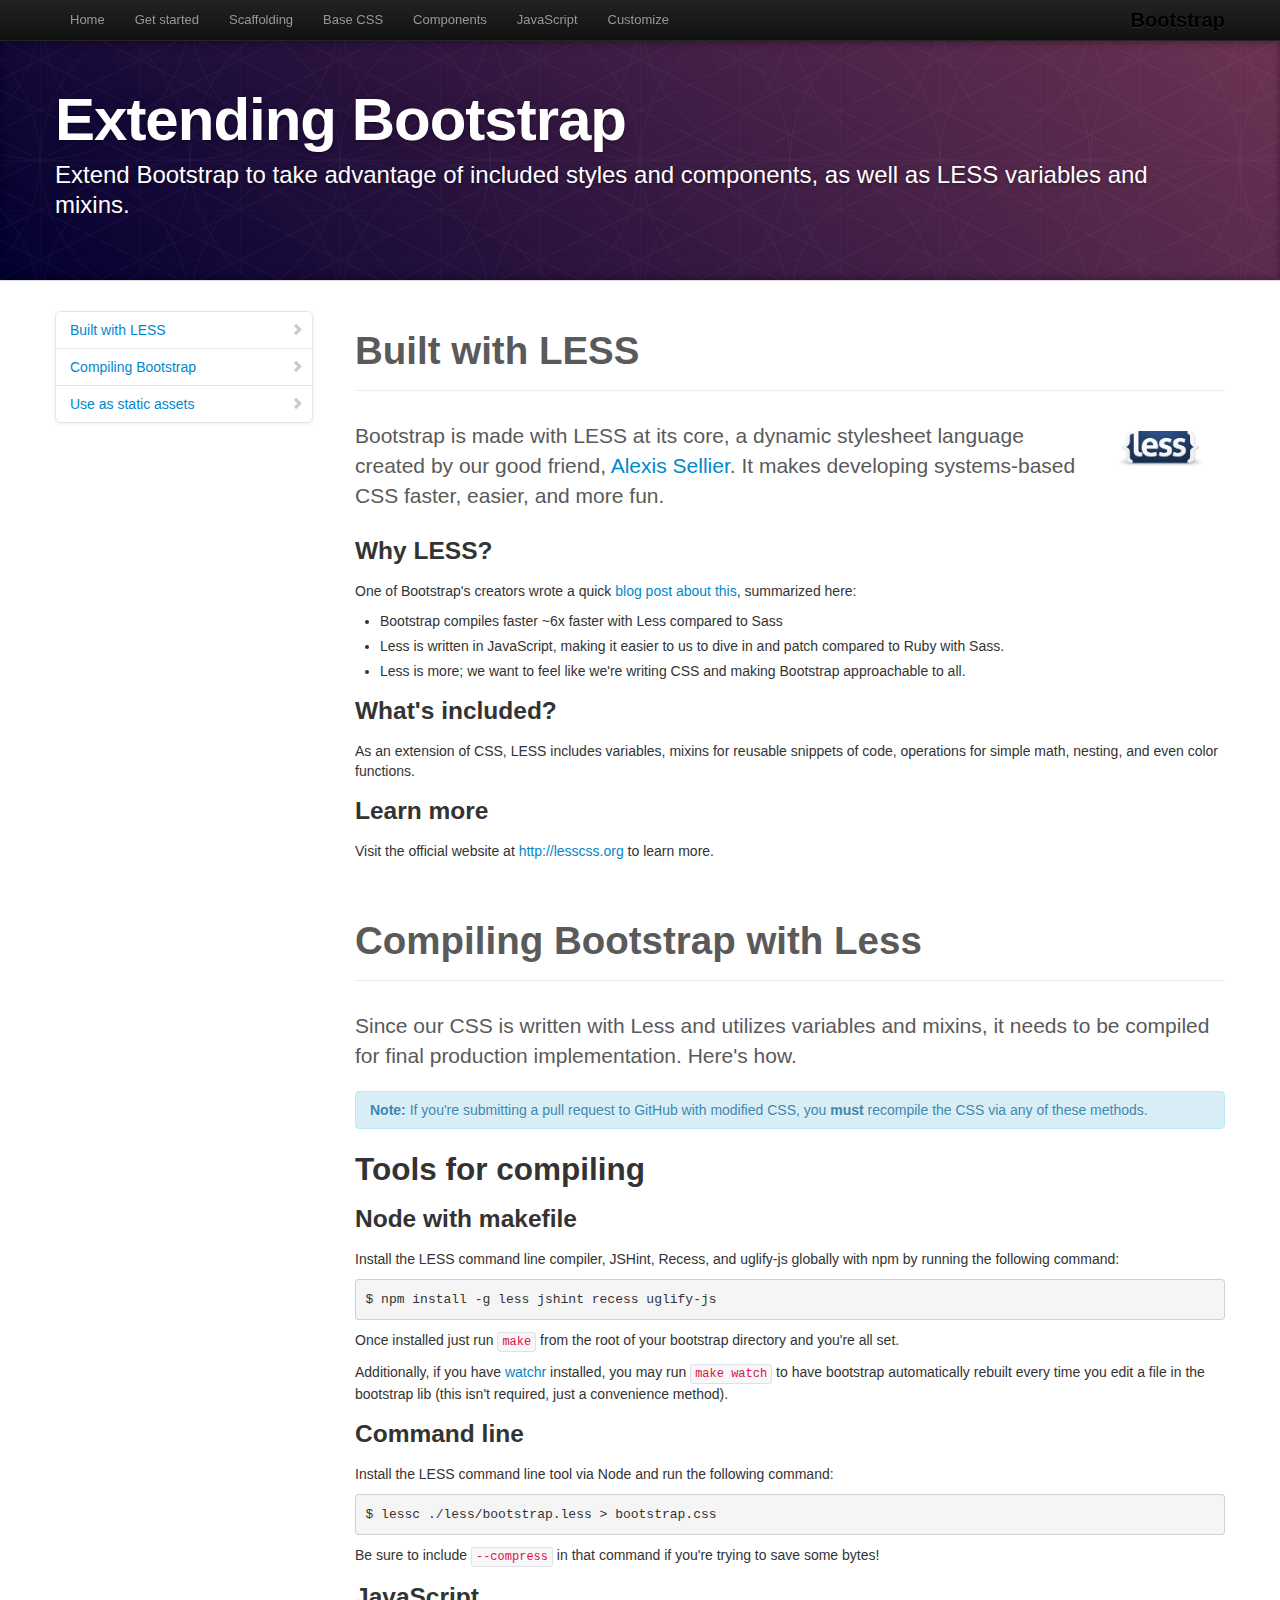
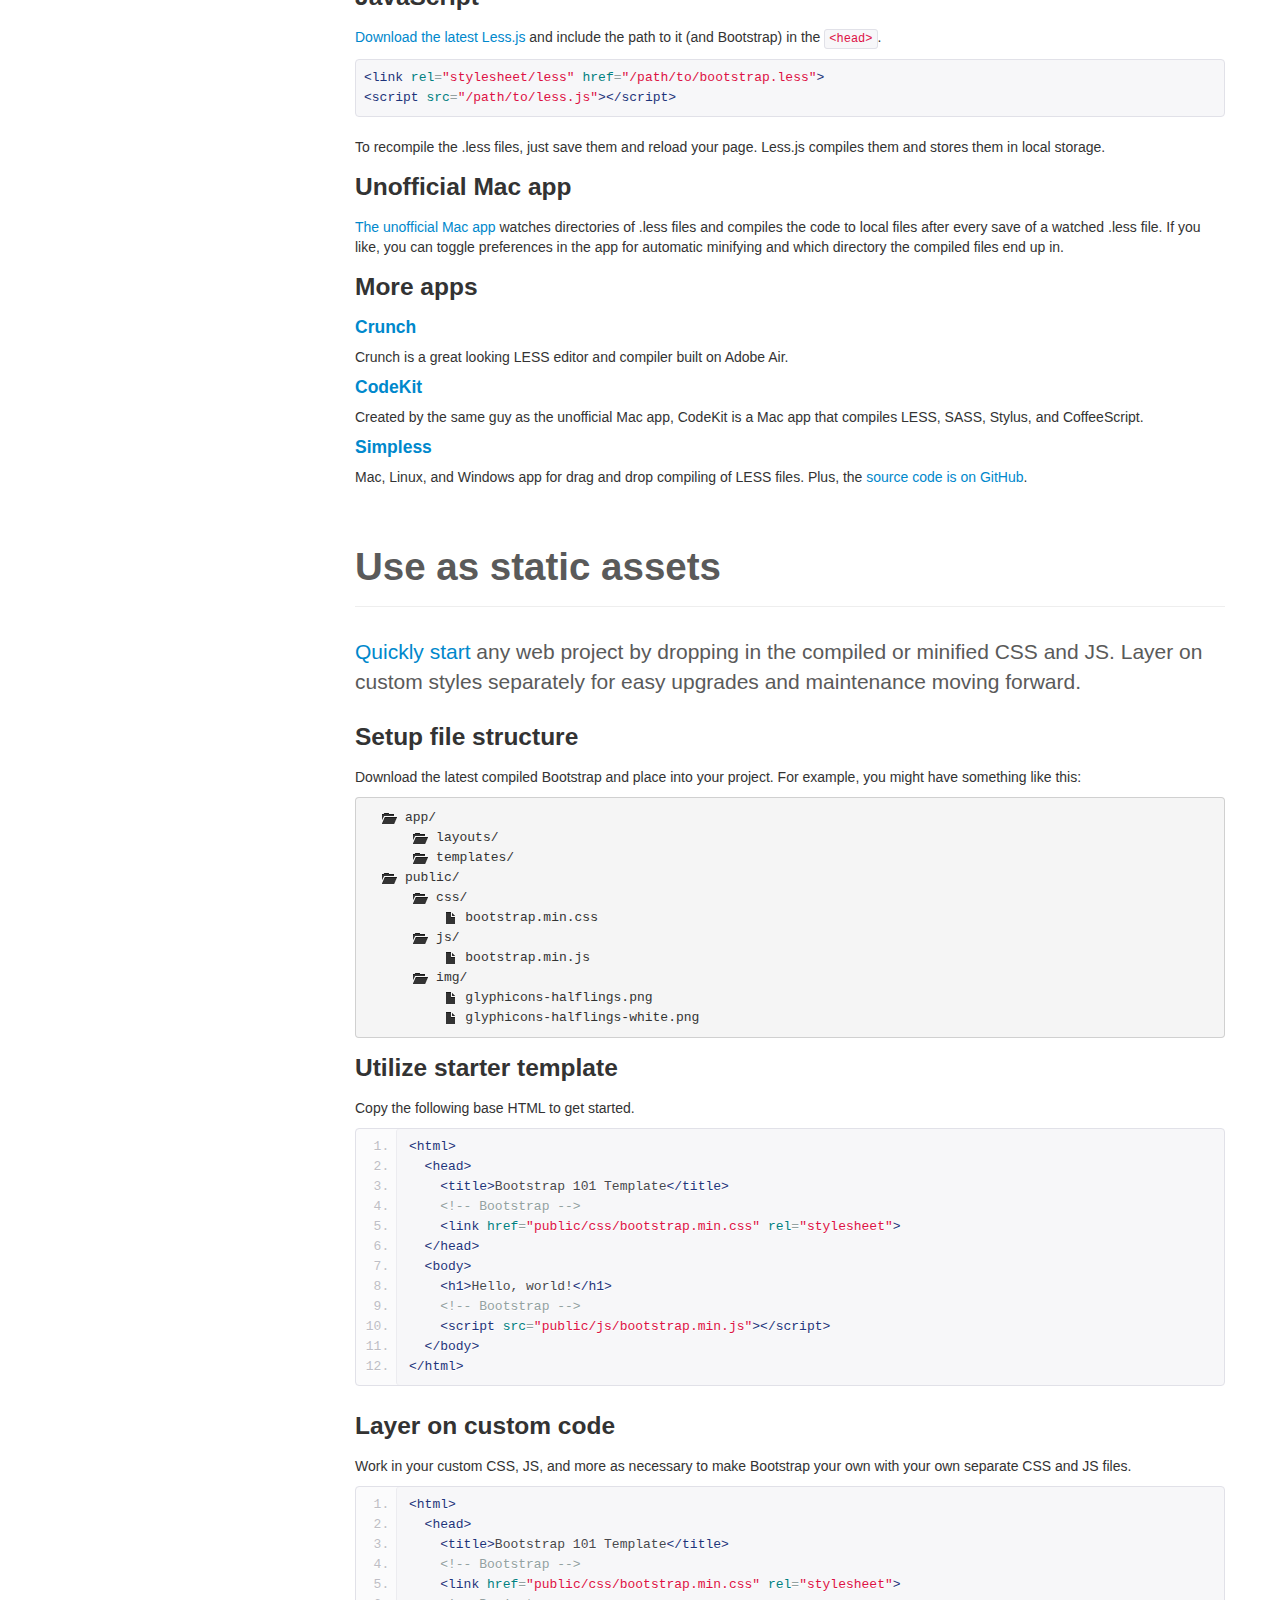
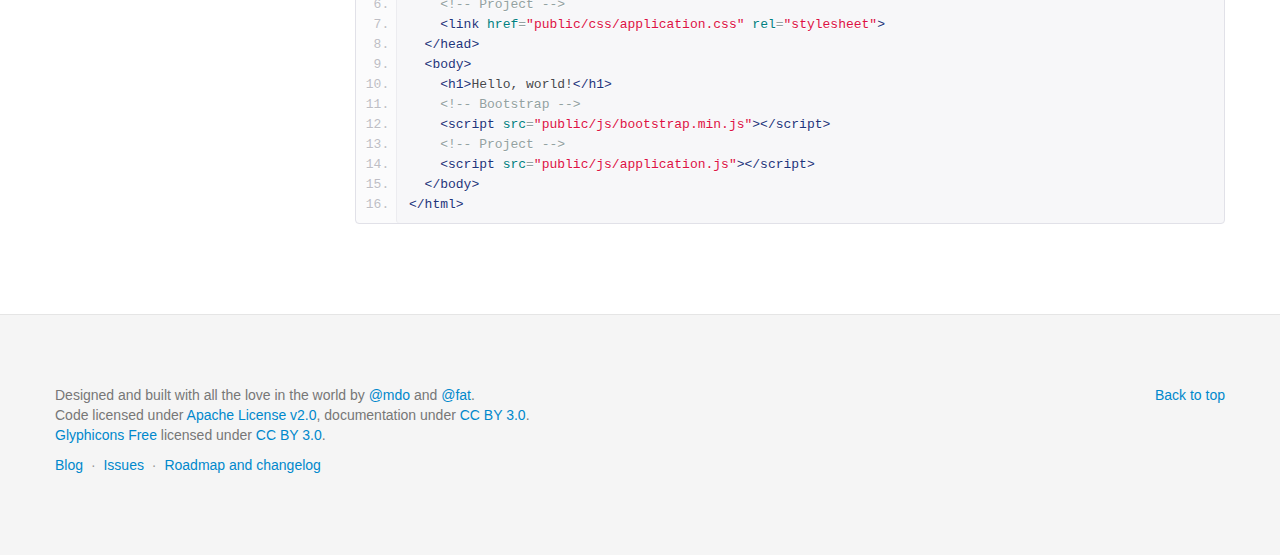
<file: bootstrap/docs/extend.html>
<!DOCTYPE html>
<html lang="en">
  <head>
    <meta charset="utf-8">
    <title>Extend · Bootstrap</title>
    <meta name="viewport" content="width=device-width, initial-scale=1.0">
    <meta name="description" content="">
    <meta name="author" content="">

    <!-- Le styles -->
    <link href="assets/css/bootstrap.css" rel="stylesheet">
    <link href="assets/css/bootstrap-responsive.css" rel="stylesheet">
    <link href="assets/css/docs.css" rel="stylesheet">
    <link href="assets/js/google-code-prettify/prettify.css" rel="stylesheet">

    <!-- Le HTML5 shim, for IE6-8 support of HTML5 elements -->
    <!--[if lt IE 9]>
      <script src="http://html5shim.googlecode.com/svn/trunk/html5.js"></script>
    <![endif]-->

    <!-- Le fav and touch icons -->
    <link rel="shortcut icon" href="assets/ico/favicon.ico">
    <link rel="apple-touch-icon-precomposed" sizes="144x144" href="assets/ico/apple-touch-icon-144-precomposed.png">
    <link rel="apple-touch-icon-precomposed" sizes="114x114" href="assets/ico/apple-touch-icon-114-precomposed.png">
    <link rel="apple-touch-icon-precomposed" sizes="72x72" href="assets/ico/apple-touch-icon-72-precomposed.png">
    <link rel="apple-touch-icon-precomposed" href="assets/ico/apple-touch-icon-57-precomposed.png">

  </head>

  <body data-spy="scroll" data-target=".bs-docs-sidebar">

    <!-- Navbar
    ================================================== -->
    <div class="navbar navbar-inverse navbar-fixed-top">
      <div class="navbar-inner">
        <div class="container">
          <button type="button" class="btn btn-navbar" data-toggle="collapse" data-target=".nav-collapse">
            <span class="icon-bar"></span>
            <span class="icon-bar"></span>
            <span class="icon-bar"></span>
          </button>
          <a class="brand" href="./index.html">Bootstrap</a>
          <div class="nav-collapse collapse">
            <ul class="nav">
              <li class="">
                <a href="./index.html">Home</a>
              </li>
              <li class="">
                <a href="./getting-started.html">Get started</a>
              </li>
              <li class="">
                <a href="./scaffolding.html">Scaffolding</a>
              </li>
              <li class="">
                <a href="./base-css.html">Base CSS</a>
              </li>
              <li class="">
                <a href="./components.html">Components</a>
              </li>
              <li class="">
                <a href="./javascript.html">JavaScript</a>
              </li>
              <li class="">
                <a href="./customize.html">Customize</a>
              </li>
            </ul>
          </div>
        </div>
      </div>
    </div>

<!-- Subhead
================================================== -->
<header class="jumbotron subhead" id="overview">
  <div class="container">
    <h1>Extending Bootstrap</h1>
    <p class="lead">Extend Bootstrap to take advantage of included styles and components, as well as LESS variables and mixins.</p>
  <div>
</header>

  <div class="container">

    <!-- Docs nav
    ================================================== -->
    <div class="row">
      <div class="span3 bs-docs-sidebar">
        <ul class="nav nav-list bs-docs-sidenav">
          <li><a href="#built-with-less"><i class="icon-chevron-right"></i> Built with LESS</a></li>
          <li><a href="#compiling"><i class="icon-chevron-right"></i> Compiling Bootstrap</a></li>
          <li><a href="#static-assets"><i class="icon-chevron-right"></i> Use as static assets</a></li>
        </ul>
      </div>
      <div class="span9">



        <!-- BUILT WITH LESS
        ================================================== -->
        <section id="built-with-less">
          <div class="page-header">
            <h1>Built with LESS</h1>
          </div>

          <img style="float: right; height: 36px; margin: 10px 20px 20px" src="assets/img/less-logo-large.png" alt="LESS CSS">
          <p class="lead">Bootstrap is made with LESS at its core, a dynamic stylesheet language created by our good friend, <a href="http://cloudhead.io">Alexis Sellier</a>. It makes developing systems-based CSS faster, easier, and more fun.</p>

          <h3>Why LESS?</h3>
          <p>One of Bootstrap's creators wrote a quick <a href="http://www.wordsbyf.at/2012/03/08/why-less/">blog post about this</a>, summarized here:</p>
          <ul>
            <li>Bootstrap compiles faster ~6x faster with Less compared to Sass</li>
            <li>Less is written in JavaScript, making it easier to us to dive in and patch compared to Ruby with Sass.</li>
            <li>Less is more; we want to feel like we're writing CSS and making Bootstrap approachable to all.</li>
          </ul>

          <h3>What's included?</h3>
          <p>As an extension of CSS, LESS includes variables, mixins for reusable snippets of code, operations for simple math, nesting, and even color functions.</p>

          <h3>Learn more</h3>
          <p>Visit the official website at <a href="http://lesscss.org">http://lesscss.org</a> to learn more.</p>
        </section>



        <!-- COMPILING LESS AND BOOTSTRAP
        ================================================== -->
        <section id="compiling">
          <div class="page-header">
            <h1>Compiling Bootstrap with Less</h1>
          </div>

          <p class="lead">Since our CSS is written with Less and utilizes variables and mixins, it needs to be compiled for final production implementation. Here's how.</p>

          <div class="alert alert-info">
            <strong>Note:</strong> If you're submitting a pull request to GitHub with modified CSS, you <strong>must</strong> recompile the CSS via any of these methods.
          </div>

          <h2>Tools for compiling</h2>

          <h3>Node with makefile</h3>
          <p>Install the LESS command line compiler, JSHint, Recess, and uglify-js globally with npm by running the following command:</p>
          <pre>$ npm install -g less jshint recess uglify-js</pre>
          <p>Once installed just run <code>make</code> from the root of your bootstrap directory and you're all set.</p>
          <p>Additionally, if you have <a href="https://github.com/mynyml/watchr">watchr</a> installed, you may run <code>make watch</code> to have bootstrap automatically rebuilt every time you edit a file in the bootstrap lib (this isn't required, just a convenience method).</p>

          <h3>Command line</h3>
          <p>Install the LESS command line tool via Node and run the following command:</p>
          <pre>$ lessc ./less/bootstrap.less > bootstrap.css</pre>
          <p>Be sure to include <code>--compress</code> in that command if you're trying to save some bytes!</p>

          <h3>JavaScript</h3>
          <p><a href="http://lesscss.org/">Download the latest Less.js</a> and include the path to it (and Bootstrap) in the <code>&lt;head&gt;</code>.</p>
<pre class="prettyprint">
&lt;link rel="stylesheet/less" href="/path/to/bootstrap.less"&gt;
&lt;script src="/path/to/less.js"&gt;&lt;/script&gt;
</pre>
          <p>To recompile the .less files, just save them and reload your page. Less.js compiles them and stores them in local storage.</p>

          <h3>Unofficial Mac app</h3>
          <p><a href="http://incident57.com/less/">The unofficial Mac app</a> watches directories of .less files and compiles the code to local files after every save of a watched .less file. If you like, you can toggle preferences in the app for automatic minifying and which directory the compiled files end up in.</p>

          <h3>More apps</h3>
          <h4><a href="http://crunchapp.net/" target="_blank">Crunch</a></h4>
          <p>Crunch is a great looking LESS editor and compiler built on Adobe Air.</p>
          <h4><a href="http://incident57.com/codekit/" target="_blank">CodeKit</a></h4>
          <p>Created by the same guy as the unofficial Mac app, CodeKit is a Mac app that compiles LESS, SASS, Stylus, and CoffeeScript.</p>
          <h4><a href="http://wearekiss.com/simpless" target="_blank">Simpless</a></h4>
          <p>Mac, Linux, and Windows app for drag and drop compiling of LESS files. Plus, the <a href="https://github.com/Paratron/SimpLESS" target="_blank">source code is on GitHub</a>.</p>

        </section>



        <!-- Static assets
        ================================================== -->
        <section id="static-assets">
          <div class="page-header">
            <h1>Use as static assets</h1>
          </div>
          <p class="lead"><a href="./getting-started.html">Quickly start</a> any web project by dropping in the compiled or minified CSS and JS. Layer on custom styles separately for easy upgrades and maintenance moving forward.</p>

          <h3>Setup file structure</h3>
          <p>Download the latest compiled Bootstrap and place into your project. For example, you might have something like this:</p>
<pre>
  <span class="icon-folder-open"></span> app/
      <span class="icon-folder-open"></span> layouts/
      <span class="icon-folder-open"></span> templates/
  <span class="icon-folder-open"></span> public/
      <span class="icon-folder-open"></span> css/
          <span class="icon-file"></span> bootstrap.min.css
      <span class="icon-folder-open"></span> js/
          <span class="icon-file"></span> bootstrap.min.js
      <span class="icon-folder-open"></span> img/
          <span class="icon-file"></span> glyphicons-halflings.png
          <span class="icon-file"></span> glyphicons-halflings-white.png
</pre>

          <h3>Utilize starter template</h3>
          <p>Copy the following base HTML to get started.</p>
<pre class="prettyprint linenums">
&lt;html&gt;
  &lt;head&gt;
    &lt;title&gt;Bootstrap 101 Template&lt;/title&gt;
    &lt;!-- Bootstrap --&gt;
    &lt;link href="public/css/bootstrap.min.css" rel="stylesheet"&gt;
  &lt;/head&gt;
  &lt;body&gt;
    &lt;h1&gt;Hello, world!&lt;/h1&gt;
    &lt;!-- Bootstrap --&gt;
    &lt;script src="public/js/bootstrap.min.js"&gt;&lt;/script&gt;
  &lt;/body&gt;
&lt;/html&gt;
</pre>

          <h3>Layer on custom code</h3>
          <p>Work in your custom CSS, JS, and more as necessary to make Bootstrap your own with your own separate CSS and JS files.</p>
<pre class="prettyprint linenums">
&lt;html&gt;
  &lt;head&gt;
    &lt;title&gt;Bootstrap 101 Template&lt;/title&gt;
    &lt;!-- Bootstrap --&gt;
    &lt;link href="public/css/bootstrap.min.css" rel="stylesheet"&gt;
    &lt;!-- Project --&gt;
    &lt;link href="public/css/application.css" rel="stylesheet"&gt;
  &lt;/head&gt;
  &lt;body&gt;
    &lt;h1&gt;Hello, world!&lt;/h1&gt;
    &lt;!-- Bootstrap --&gt;
    &lt;script src="public/js/bootstrap.min.js"&gt;&lt;/script&gt;
    &lt;!-- Project --&gt;
    &lt;script src="public/js/application.js"&gt;&lt;/script&gt;
  &lt;/body&gt;
&lt;/html&gt;
</pre>

        </section>

      </div>
    </div>

  </div>



    <!-- Footer
    ================================================== -->
    <footer class="footer">
      <div class="container">
        <p class="pull-right"><a href="#">Back to top</a></p>
        <p>Designed and built with all the love in the world by <a href="http://twitter.com/mdo" target="_blank">@mdo</a> and <a href="http://twitter.com/fat" target="_blank">@fat</a>.</p>
        <p>Code licensed under <a href="http://www.apache.org/licenses/LICENSE-2.0" target="_blank">Apache License v2.0</a>, documentation under <a href="http://creativecommons.org/licenses/by/3.0/">CC BY 3.0</a>.</p>
        <p><a href="http://glyphicons.com">Glyphicons Free</a> licensed under <a href="http://creativecommons.org/licenses/by/3.0/">CC BY 3.0</a>.</p>
        <ul class="footer-links">
          <li><a href="http://blog.getbootstrap.com">Blog</a></li>
          <li class="muted">&middot;</li>
          <li><a href="https://github.com/twitter/bootstrap/issues?state=open">Issues</a></li>
          <li class="muted">&middot;</li>
          <li><a href="https://github.com/twitter/bootstrap/wiki">Roadmap and changelog</a></li>
        </ul>
      </div>
    </footer>



    <!-- Le javascript
    ================================================== -->
    <!-- Placed at the end of the document so the pages load faster -->
    <script type="text/javascript" src="http://platform.twitter.com/widgets.js"></script>
    <script src="assets/js/jquery.js"></script>
    <script src="assets/js/google-code-prettify/prettify.js"></script>
    <script src="assets/js/bootstrap-transition.js"></script>
    <script src="assets/js/bootstrap-alert.js"></script>
    <script src="assets/js/bootstrap-modal.js"></script>
    <script src="assets/js/bootstrap-dropdown.js"></script>
    <script src="assets/js/bootstrap-scrollspy.js"></script>
    <script src="assets/js/bootstrap-tab.js"></script>
    <script src="assets/js/bootstrap-tooltip.js"></script>
    <script src="assets/js/bootstrap-popover.js"></script>
    <script src="assets/js/bootstrap-button.js"></script>
    <script src="assets/js/bootstrap-collapse.js"></script>
    <script src="assets/js/bootstrap-carousel.js"></script>
    <script src="assets/js/bootstrap-typeahead.js"></script>
    <script src="assets/js/bootstrap-affix.js"></script>
    <script src="assets/js/application.js"></script>



  </body>
</html>
</file>
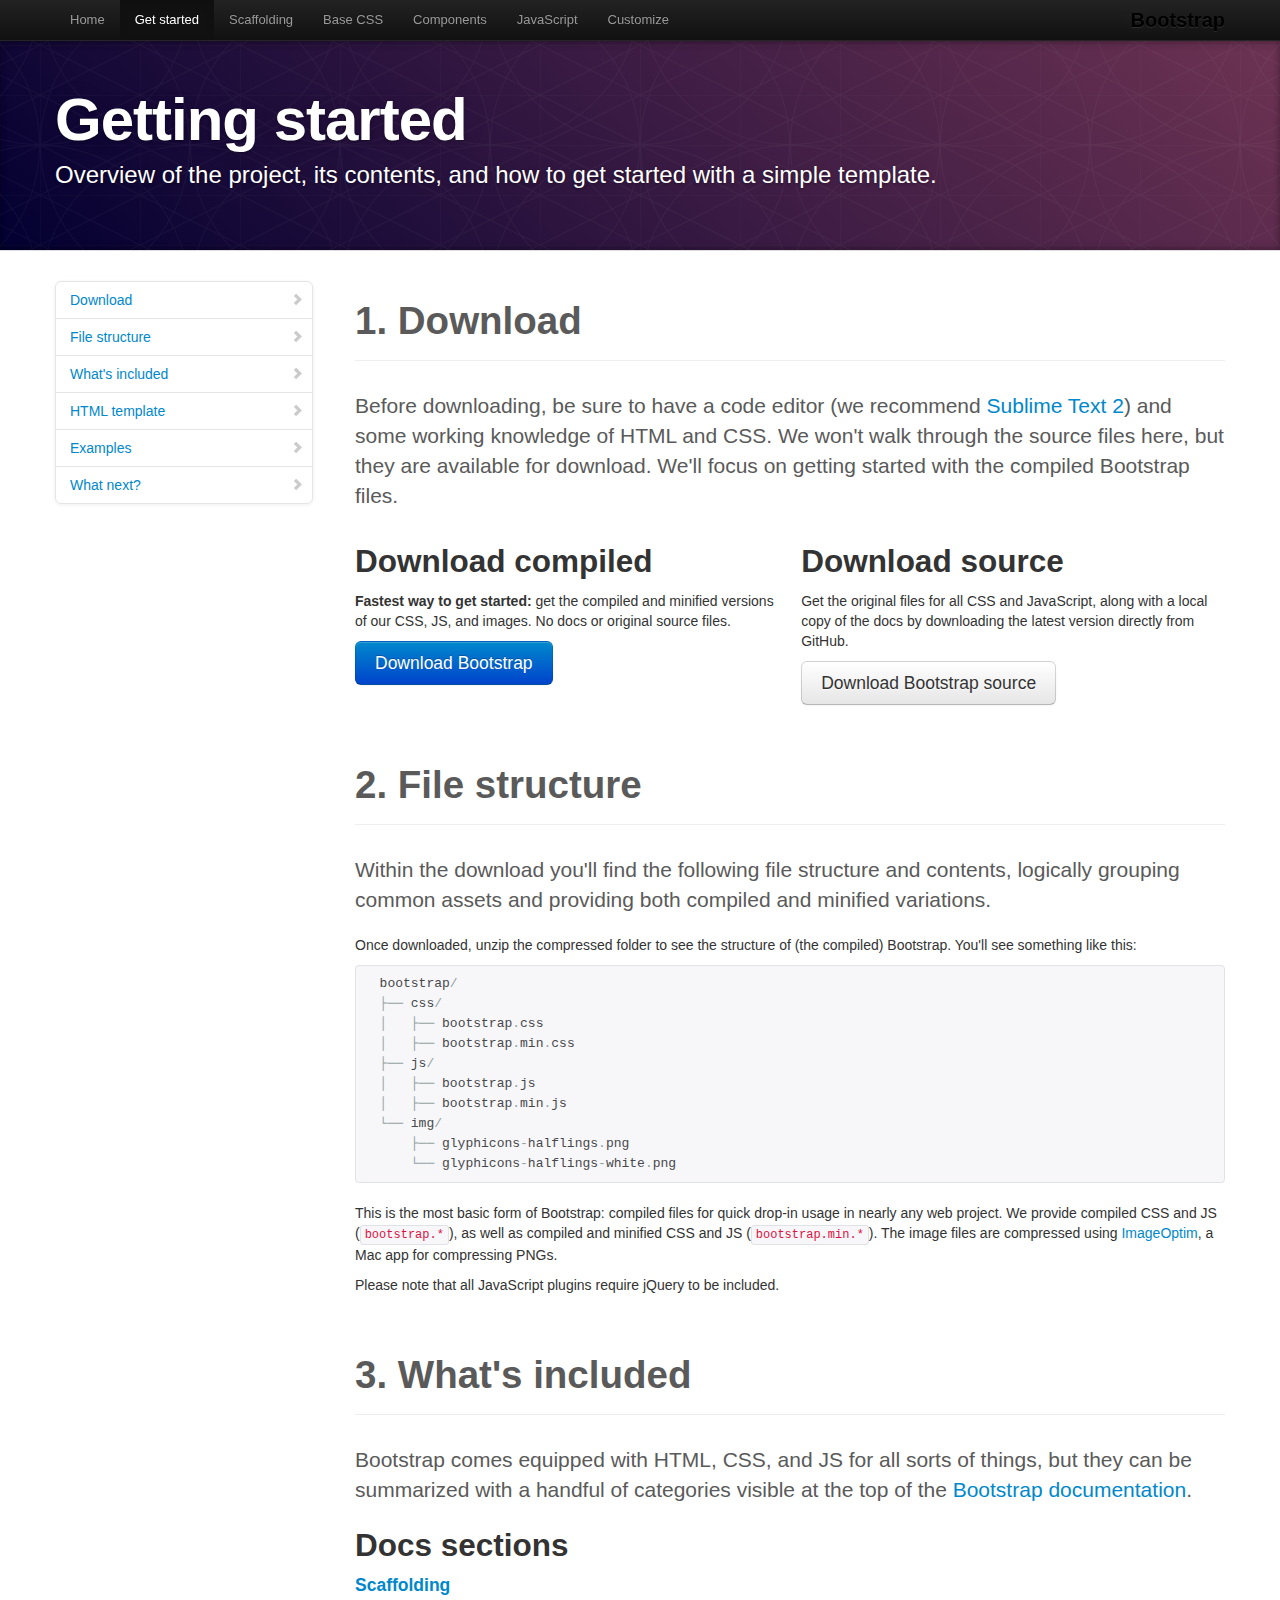
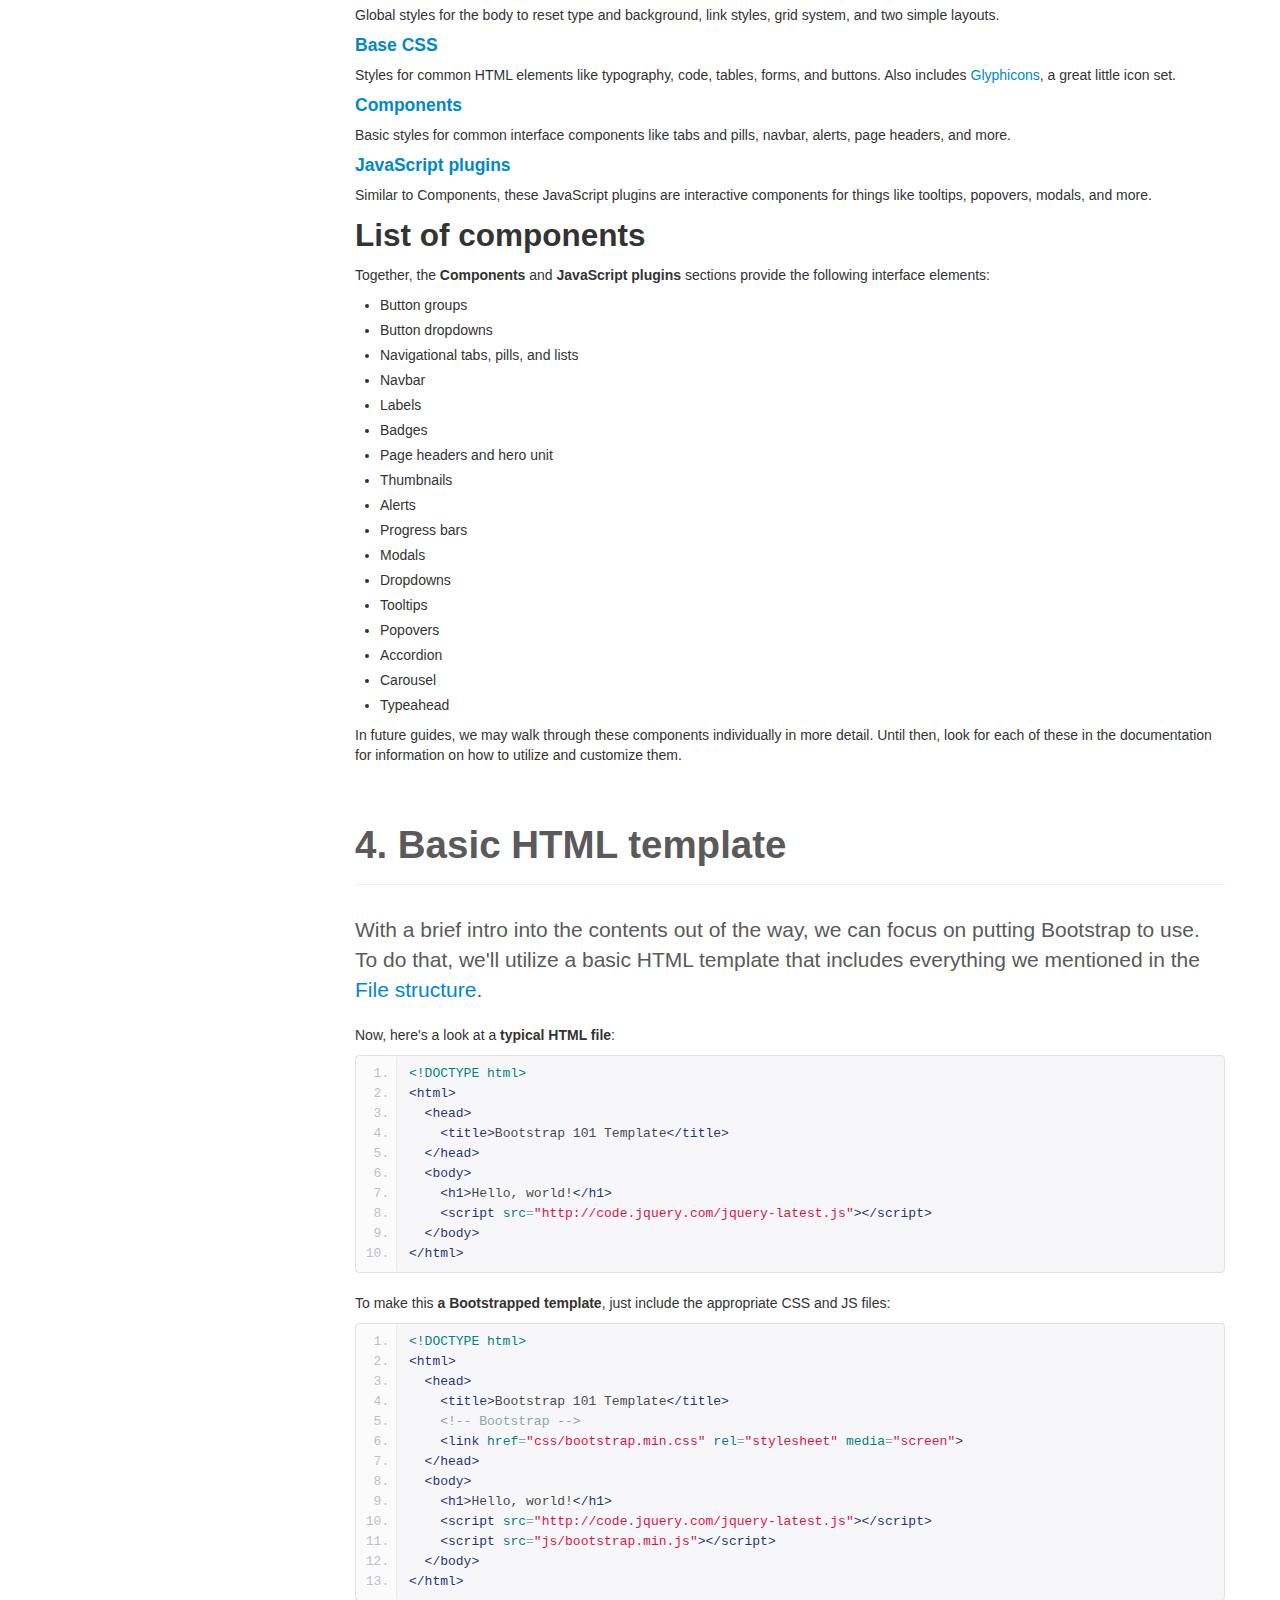
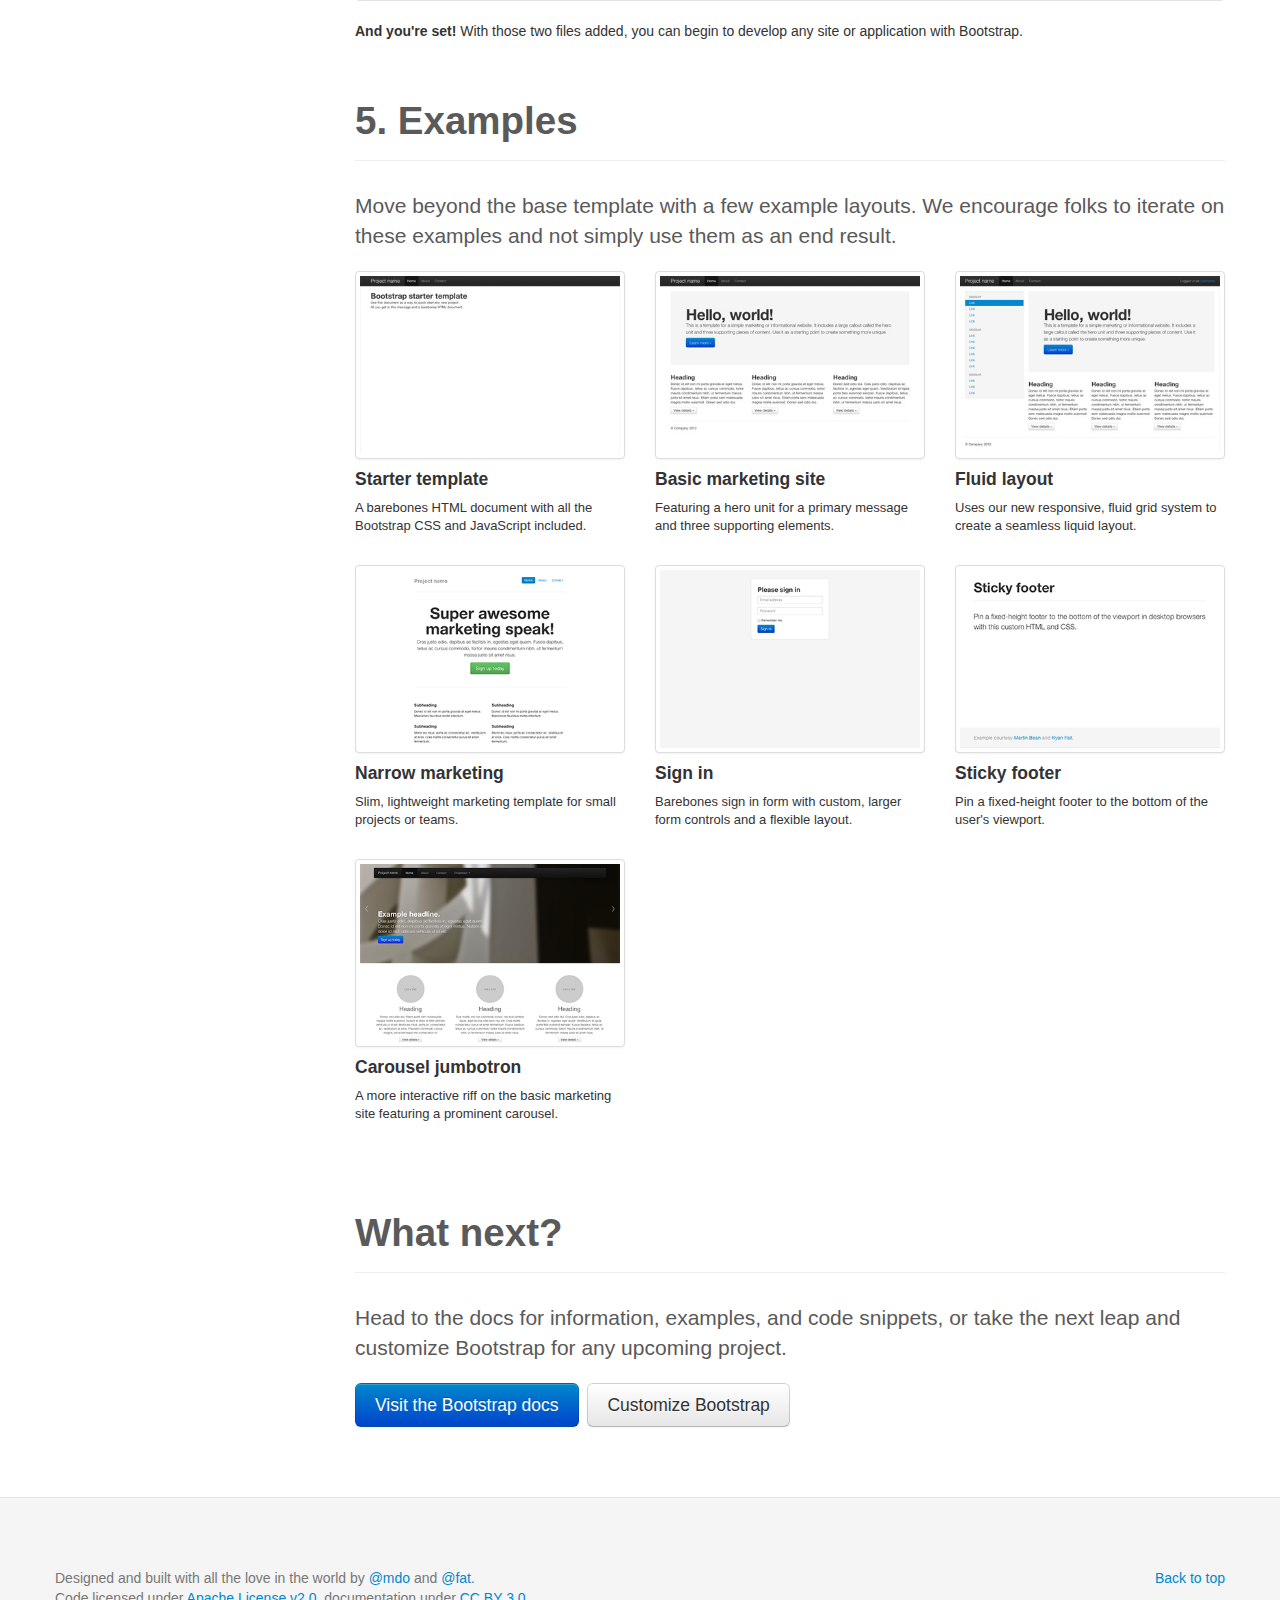
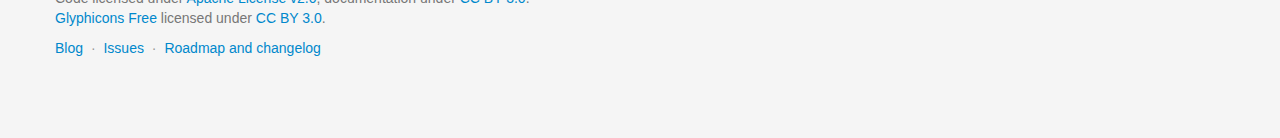
<file: bootstrap/docs/getting-started.html>
<!DOCTYPE html>
<html lang="en">
  <head>
    <meta charset="utf-8">
    <title>Getting · Bootstrap</title>
    <meta name="viewport" content="width=device-width, initial-scale=1.0">
    <meta name="description" content="">
    <meta name="author" content="">

    <!-- Le styles -->
    <link href="assets/css/bootstrap.css" rel="stylesheet">
    <link href="assets/css/bootstrap-responsive.css" rel="stylesheet">
    <link href="assets/css/docs.css" rel="stylesheet">
    <link href="assets/js/google-code-prettify/prettify.css" rel="stylesheet">

    <!-- Le HTML5 shim, for IE6-8 support of HTML5 elements -->
    <!--[if lt IE 9]>
      <script src="http://html5shim.googlecode.com/svn/trunk/html5.js"></script>
    <![endif]-->

    <!-- Le fav and touch icons -->
    <link rel="shortcut icon" href="assets/ico/favicon.ico">
    <link rel="apple-touch-icon-precomposed" sizes="144x144" href="assets/ico/apple-touch-icon-144-precomposed.png">
    <link rel="apple-touch-icon-precomposed" sizes="114x114" href="assets/ico/apple-touch-icon-114-precomposed.png">
    <link rel="apple-touch-icon-precomposed" sizes="72x72" href="assets/ico/apple-touch-icon-72-precomposed.png">
    <link rel="apple-touch-icon-precomposed" href="assets/ico/apple-touch-icon-57-precomposed.png">

  </head>

  <body data-spy="scroll" data-target=".bs-docs-sidebar">

    <!-- Navbar
    ================================================== -->
    <div class="navbar navbar-inverse navbar-fixed-top">
      <div class="navbar-inner">
        <div class="container">
          <button type="button" class="btn btn-navbar" data-toggle="collapse" data-target=".nav-collapse">
            <span class="icon-bar"></span>
            <span class="icon-bar"></span>
            <span class="icon-bar"></span>
          </button>
          <a class="brand" href="./index.html">Bootstrap</a>
          <div class="nav-collapse collapse">
            <ul class="nav">
              <li class="">
                <a href="./index.html">Home</a>
              </li>
              <li class="active">
                <a href="./getting-started.html">Get started</a>
              </li>
              <li class="">
                <a href="./scaffolding.html">Scaffolding</a>
              </li>
              <li class="">
                <a href="./base-css.html">Base CSS</a>
              </li>
              <li class="">
                <a href="./components.html">Components</a>
              </li>
              <li class="">
                <a href="./javascript.html">JavaScript</a>
              </li>
              <li class="">
                <a href="./customize.html">Customize</a>
              </li>
            </ul>
          </div>
        </div>
      </div>
    </div>

<!-- Subhead
================================================== -->
<header class="jumbotron subhead" id="overview">
  <div class="container">
    <h1>Getting started</h1>
    <p class="lead">Overview of the project, its contents, and how to get started with a simple template.</p>
  </div>
</header>


  <div class="container">

    <!-- Docs nav
    ================================================== -->
    <div class="row">
      <div class="span3 bs-docs-sidebar">
        <ul class="nav nav-list bs-docs-sidenav">
          <li><a href="#download-bootstrap"><i class="icon-chevron-right"></i> Download</a></li>
          <li><a href="#file-structure"><i class="icon-chevron-right"></i> File structure</a></li>
          <li><a href="#contents"><i class="icon-chevron-right"></i> What's included</a></li>
          <li><a href="#html-template"><i class="icon-chevron-right"></i> HTML template</a></li>
          <li><a href="#examples"><i class="icon-chevron-right"></i> Examples</a></li>
          <li><a href="#what-next"><i class="icon-chevron-right"></i> What next?</a></li>
        </ul>
      </div>
      <div class="span9">



        <!-- Download
        ================================================== -->
        <section id="download-bootstrap">
          <div class="page-header">
            <h1>1. Download</h1>
          </div>
          <p class="lead">Before downloading, be sure to have a code editor (we recommend <a href="http://sublimetext.com/2">Sublime Text 2</a>) and some working knowledge of HTML and CSS. We won't walk through the source files here, but they are available for download. We'll focus on getting started with the compiled Bootstrap files.</p>

          <div class="row-fluid">
            <div class="span6">
              <h2>Download compiled</h2>
              <p><strong>Fastest way to get started:</strong> get the compiled and minified versions of our CSS, JS, and images. No docs or original source files.</p>
              <p><a class="btn btn-large btn-primary" href="assets/bootstrap.zip" >Download Bootstrap</a></p>
            </div>
            <div class="span6">
              <h2>Download source</h2>
              <p>Get the original files for all CSS and JavaScript, along with a local copy of the docs by downloading the latest version directly from GitHub.</p>
              <p><a class="btn btn-large" href="https://github.com/twitter/bootstrap/zipball/master" >Download Bootstrap source</a></p>
            </div>
          </div>
        </section>



        <!-- File structure
        ================================================== -->
        <section id="file-structure">
          <div class="page-header">
            <h1>2. File structure</h1>
          </div>
          <p class="lead">Within the download you'll find the following file structure and contents, logically grouping common assets and providing both compiled and minified variations.</p>
          <p>Once downloaded, unzip the compressed folder to see the structure of (the compiled) Bootstrap. You'll see something like this:</p>
<pre class="prettyprint">
  bootstrap/
  ├── css/
  │   ├── bootstrap.css
  │   ├── bootstrap.min.css
  ├── js/
  │   ├── bootstrap.js
  │   ├── bootstrap.min.js
  └── img/
      ├── glyphicons-halflings.png
      └── glyphicons-halflings-white.png
</pre>
          <p>This is the most basic form of Bootstrap: compiled files for quick drop-in usage in nearly any web project. We provide compiled CSS and JS (<code>bootstrap.*</code>), as well as compiled and minified CSS and JS (<code>bootstrap.min.*</code>). The image files are compressed using <a href="http://imageoptim.com/">ImageOptim</a>, a Mac app for compressing PNGs.</p>
          <p>Please note that all JavaScript plugins require jQuery to be included.</p>
        </section>



        <!-- Contents
        ================================================== -->
        <section id="contents">
          <div class="page-header">
            <h1>3. What's included</h1>
          </div>
          <p class="lead">Bootstrap comes equipped with HTML, CSS, and JS for all sorts of things, but they can be summarized with a handful of categories visible at the top of the <a href="http://getbootstrap.com">Bootstrap documentation</a>.</p>

          <h2>Docs sections</h2>
          <h4><a href="http://twitter.github.com/bootstrap/scaffolding.html">Scaffolding</a></h4>
          <p>Global styles for the body to reset type and background, link styles, grid system, and two simple layouts.</p>
          <h4><a href="http://twitter.github.com/bootstrap/base-css.html">Base CSS</a></h4>
          <p>Styles for common HTML elements like typography, code, tables, forms, and buttons. Also includes <a href="http://glyphicons.com">Glyphicons</a>, a great little icon set.</p>
          <h4><a href="http://twitter.github.com/bootstrap/components.html">Components</a></h4>
          <p>Basic styles for common interface components like tabs and pills, navbar, alerts, page headers, and more.</p>
          <h4><a href="http://twitter.github.com/bootstrap/javascript.html">JavaScript plugins</a></h4>
          <p>Similar to Components, these JavaScript plugins are interactive components for things like tooltips, popovers, modals, and more.</p>

          <h2>List of components</h2>
          <p>Together, the <strong>Components</strong> and <strong>JavaScript plugins</strong> sections provide the following interface elements:</p>
          <ul>
            <li>Button groups</li>
            <li>Button dropdowns</li>
            <li>Navigational tabs, pills, and lists</li>
            <li>Navbar</li>
            <li>Labels</li>
            <li>Badges</li>
            <li>Page headers and hero unit</li>
            <li>Thumbnails</li>
            <li>Alerts</li>
            <li>Progress bars</li>
            <li>Modals</li>
            <li>Dropdowns</li>
            <li>Tooltips</li>
            <li>Popovers</li>
            <li>Accordion</li>
            <li>Carousel</li>
            <li>Typeahead</li>
          </ul>
          <p>In future guides, we may walk through these components individually in more detail. Until then, look for each of these in the documentation for information on how to utilize and customize them.</p>
        </section>



        <!-- HTML template
        ================================================== -->
        <section id="html-template">
          <div class="page-header">
            <h1>4. Basic HTML template</h1>
          </div>
          <p class="lead">With a brief intro into the contents out of the way, we can focus on putting Bootstrap to use. To do that, we'll utilize a basic HTML template that includes everything we mentioned in the <a href="#file-structure">File structure</a>.</p>
          <p>Now, here's a look at a <strong>typical HTML file</strong>:</p>
<pre class="prettyprint linenums">
&lt;!DOCTYPE html&gt;
&lt;html&gt;
  &lt;head&gt;
    &lt;title&gt;Bootstrap 101 Template&lt;/title&gt;
  &lt;/head&gt;
  &lt;body&gt;
    &lt;h1&gt;Hello, world!&lt;/h1&gt;
    &lt;script src="http://code.jquery.com/jquery-latest.js"&gt;&lt;/script&gt;
  &lt;/body&gt;
&lt;/html&gt;
</pre>
          <p>To make this <strong>a Bootstrapped template</strong>, just include the appropriate CSS and JS files:</p>
<pre class="prettyprint linenums">
&lt;!DOCTYPE html&gt;
&lt;html&gt;
  &lt;head&gt;
    &lt;title&gt;Bootstrap 101 Template&lt;/title&gt;
    &lt;!-- Bootstrap --&gt;
    &lt;link href="css/bootstrap.min.css" rel="stylesheet" media="screen"&gt;
  &lt;/head&gt;
  &lt;body&gt;
    &lt;h1&gt;Hello, world!&lt;/h1&gt;
    &lt;script src="http://code.jquery.com/jquery-latest.js"&gt;&lt;/script&gt;
    &lt;script src="js/bootstrap.min.js"&gt;&lt;/script&gt;
  &lt;/body&gt;
&lt;/html&gt;
</pre>
          <p><strong>And you're set!</strong> With those two files added, you can begin to develop any site or application with Bootstrap.</p>
        </section>



        <!-- Examples
        ================================================== -->
        <section id="examples">
          <div class="page-header">
            <h1>5. Examples</h1>
          </div>
          <p class="lead">Move beyond the base template with a few example layouts. We encourage folks to iterate on these examples and not simply use them as an end result.</p>
          <ul class="thumbnails bootstrap-examples">
            <li class="span3">
              <a class="thumbnail" href="examples/starter-template.html">
                <img src="assets/img/examples/bootstrap-example-starter.jpg" alt="">
              </a>
              <h4>Starter template</h4>
              <p>A barebones HTML document with all the Bootstrap CSS and JavaScript included.</p>
            </li>
            <li class="span3">
              <a class="thumbnail" href="examples/hero.html">
                <img src="assets/img/examples/bootstrap-example-hero.jpg" alt="">
              </a>
              <h4>Basic marketing site</h4>
              <p>Featuring a hero unit for a primary message and three supporting elements.</p>
            </li>
            <li class="span3">
              <a class="thumbnail" href="examples/fluid.html">
                <img src="assets/img/examples/bootstrap-example-fluid.jpg" alt="">
              </a>
              <h4>Fluid layout</h4>
              <p>Uses our new responsive, fluid grid system to create a seamless liquid layout.</p>
            </li>

            <li class="span3">
              <a class="thumbnail" href="examples/marketing-narrow.html">
                <img src="assets/img/examples/bootstrap-example-marketing-narrow.png" alt="">
              </a>
              <h4>Narrow marketing</h4>
              <p>Slim, lightweight marketing template for small projects or teams.</p>
            </li>
            <li class="span3">
              <a class="thumbnail" href="examples/signin.html">
                <img src="assets/img/examples/bootstrap-example-signin.png" alt="">
              </a>
              <h4>Sign in</h4>
              <p>Barebones sign in form with custom, larger form controls and a flexible layout.</p>
            </li>
            <li class="span3">
              <a class="thumbnail" href="examples/sticky-footer.html">
                <img src="assets/img/examples/bootstrap-example-sticky-footer.png" alt="">
              </a>
              <h4>Sticky footer</h4>
              <p>Pin a fixed-height footer to the bottom of the user's viewport.</p>
            </li>

            <li class="span3">
              <a class="thumbnail" href="examples/carousel.html">
                <img src="assets/img/examples/bootstrap-example-carousel.png" alt="">
              </a>
              <h4>Carousel jumbotron</h4>
              <p>A more interactive riff on the basic marketing site featuring a prominent carousel.</p>
            </li>
          </ul>
        </section>




        <!-- Next
        ================================================== -->
        <section id="what-next">
          <div class="page-header">
            <h1>What next?</h1>
          </div>
          <p class="lead">Head to the docs for information, examples, and code snippets, or take the next leap and customize Bootstrap for any upcoming project.</p>
          <a class="btn btn-large btn-primary" href="./scaffolding.html" >Visit the Bootstrap docs</a>
          <a class="btn btn-large" href="./customize.html" style="margin-left: 5px;" >Customize Bootstrap</a>
        </section>




      </div>
    </div>

  </div>



    <!-- Footer
    ================================================== -->
    <footer class="footer">
      <div class="container">
        <p class="pull-right"><a href="#">Back to top</a></p>
        <p>Designed and built with all the love in the world by <a href="http://twitter.com/mdo" target="_blank">@mdo</a> and <a href="http://twitter.com/fat" target="_blank">@fat</a>.</p>
        <p>Code licensed under <a href="http://www.apache.org/licenses/LICENSE-2.0" target="_blank">Apache License v2.0</a>, documentation under <a href="http://creativecommons.org/licenses/by/3.0/">CC BY 3.0</a>.</p>
        <p><a href="http://glyphicons.com">Glyphicons Free</a> licensed under <a href="http://creativecommons.org/licenses/by/3.0/">CC BY 3.0</a>.</p>
        <ul class="footer-links">
          <li><a href="http://blog.getbootstrap.com">Blog</a></li>
          <li class="muted">&middot;</li>
          <li><a href="https://github.com/twitter/bootstrap/issues?state=open">Issues</a></li>
          <li class="muted">&middot;</li>
          <li><a href="https://github.com/twitter/bootstrap/wiki">Roadmap and changelog</a></li>
        </ul>
      </div>
    </footer>



    <!-- Le javascript
    ================================================== -->
    <!-- Placed at the end of the document so the pages load faster -->
    <script type="text/javascript" src="http://platform.twitter.com/widgets.js"></script>
    <script src="assets/js/jquery.js"></script>
    <script src="assets/js/google-code-prettify/prettify.js"></script>
    <script src="assets/js/bootstrap-transition.js"></script>
    <script src="assets/js/bootstrap-alert.js"></script>
    <script src="assets/js/bootstrap-modal.js"></script>
    <script src="assets/js/bootstrap-dropdown.js"></script>
    <script src="assets/js/bootstrap-scrollspy.js"></script>
    <script src="assets/js/bootstrap-tab.js"></script>
    <script src="assets/js/bootstrap-tooltip.js"></script>
    <script src="assets/js/bootstrap-popover.js"></script>
    <script src="assets/js/bootstrap-button.js"></script>
    <script src="assets/js/bootstrap-collapse.js"></script>
    <script src="assets/js/bootstrap-carousel.js"></script>
    <script src="assets/js/bootstrap-typeahead.js"></script>
    <script src="assets/js/bootstrap-affix.js"></script>
    <script src="assets/js/application.js"></script>



  </body>
</html>
</file>
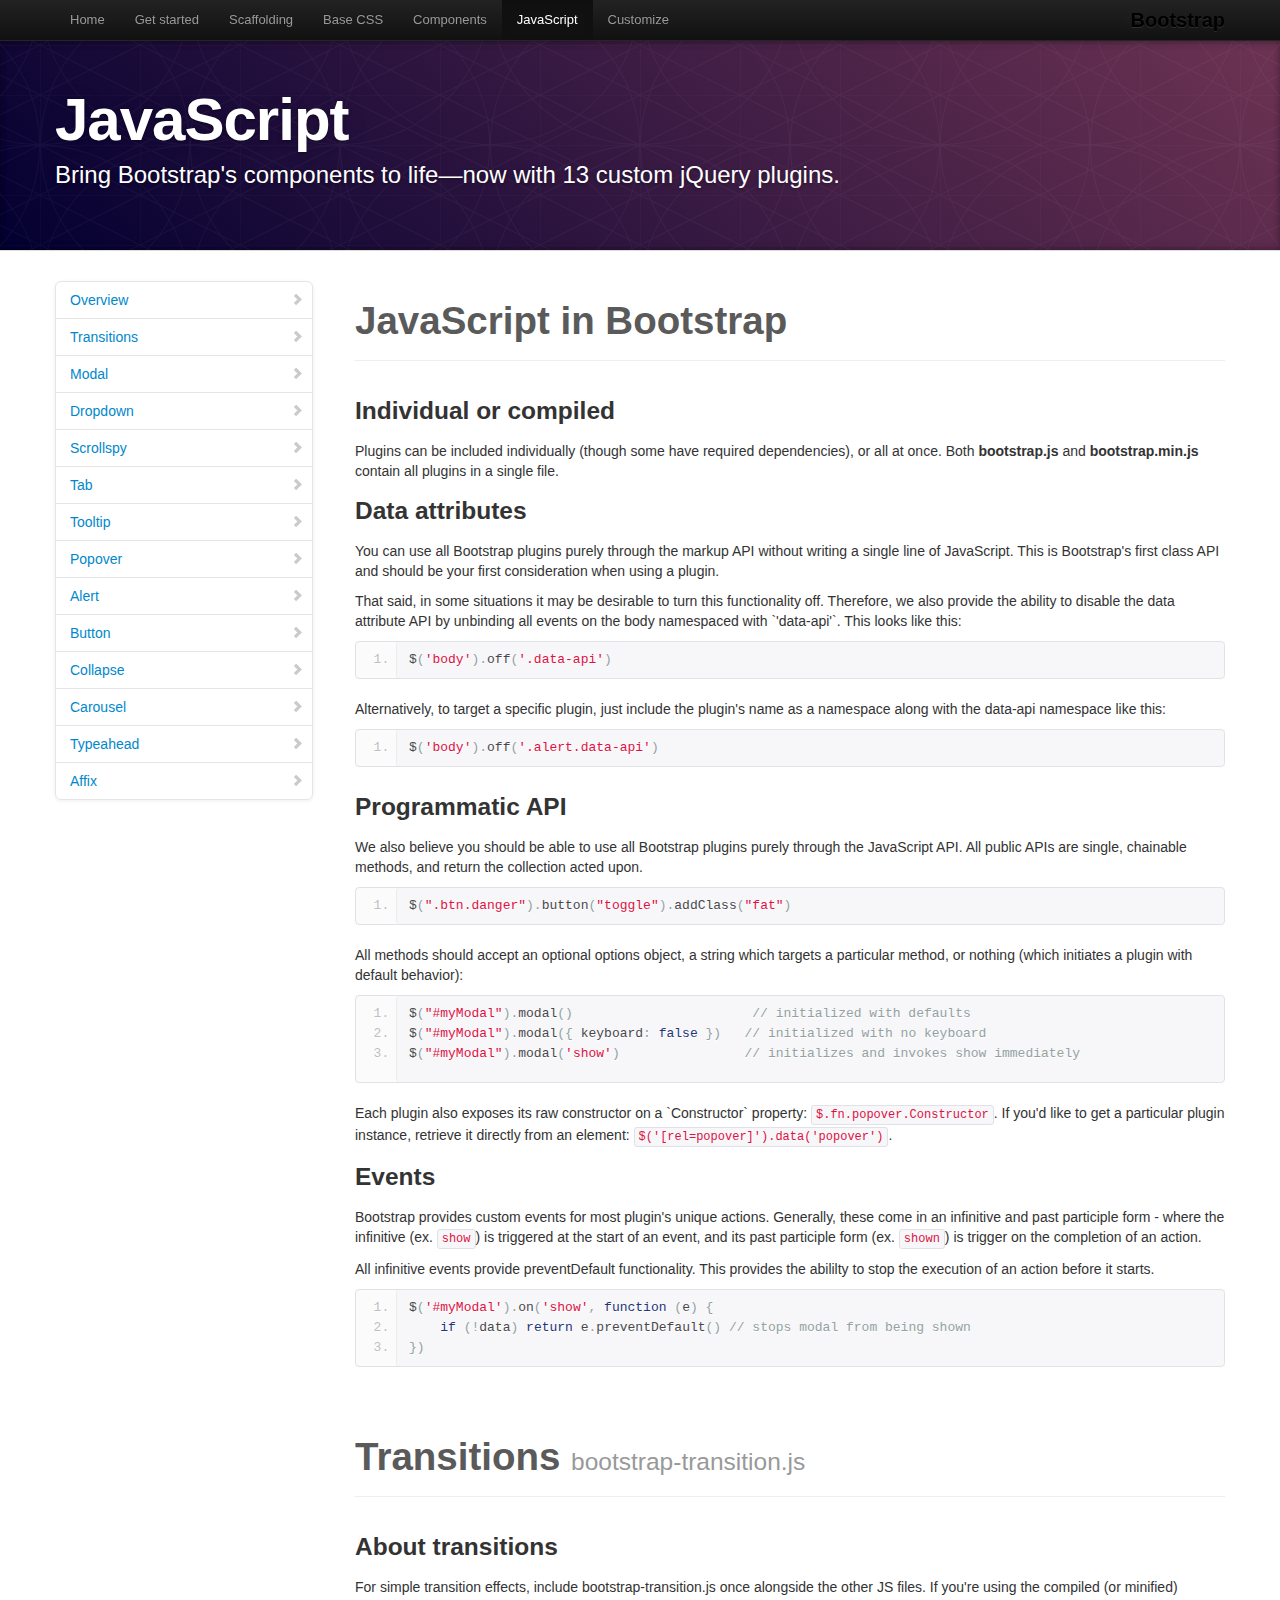
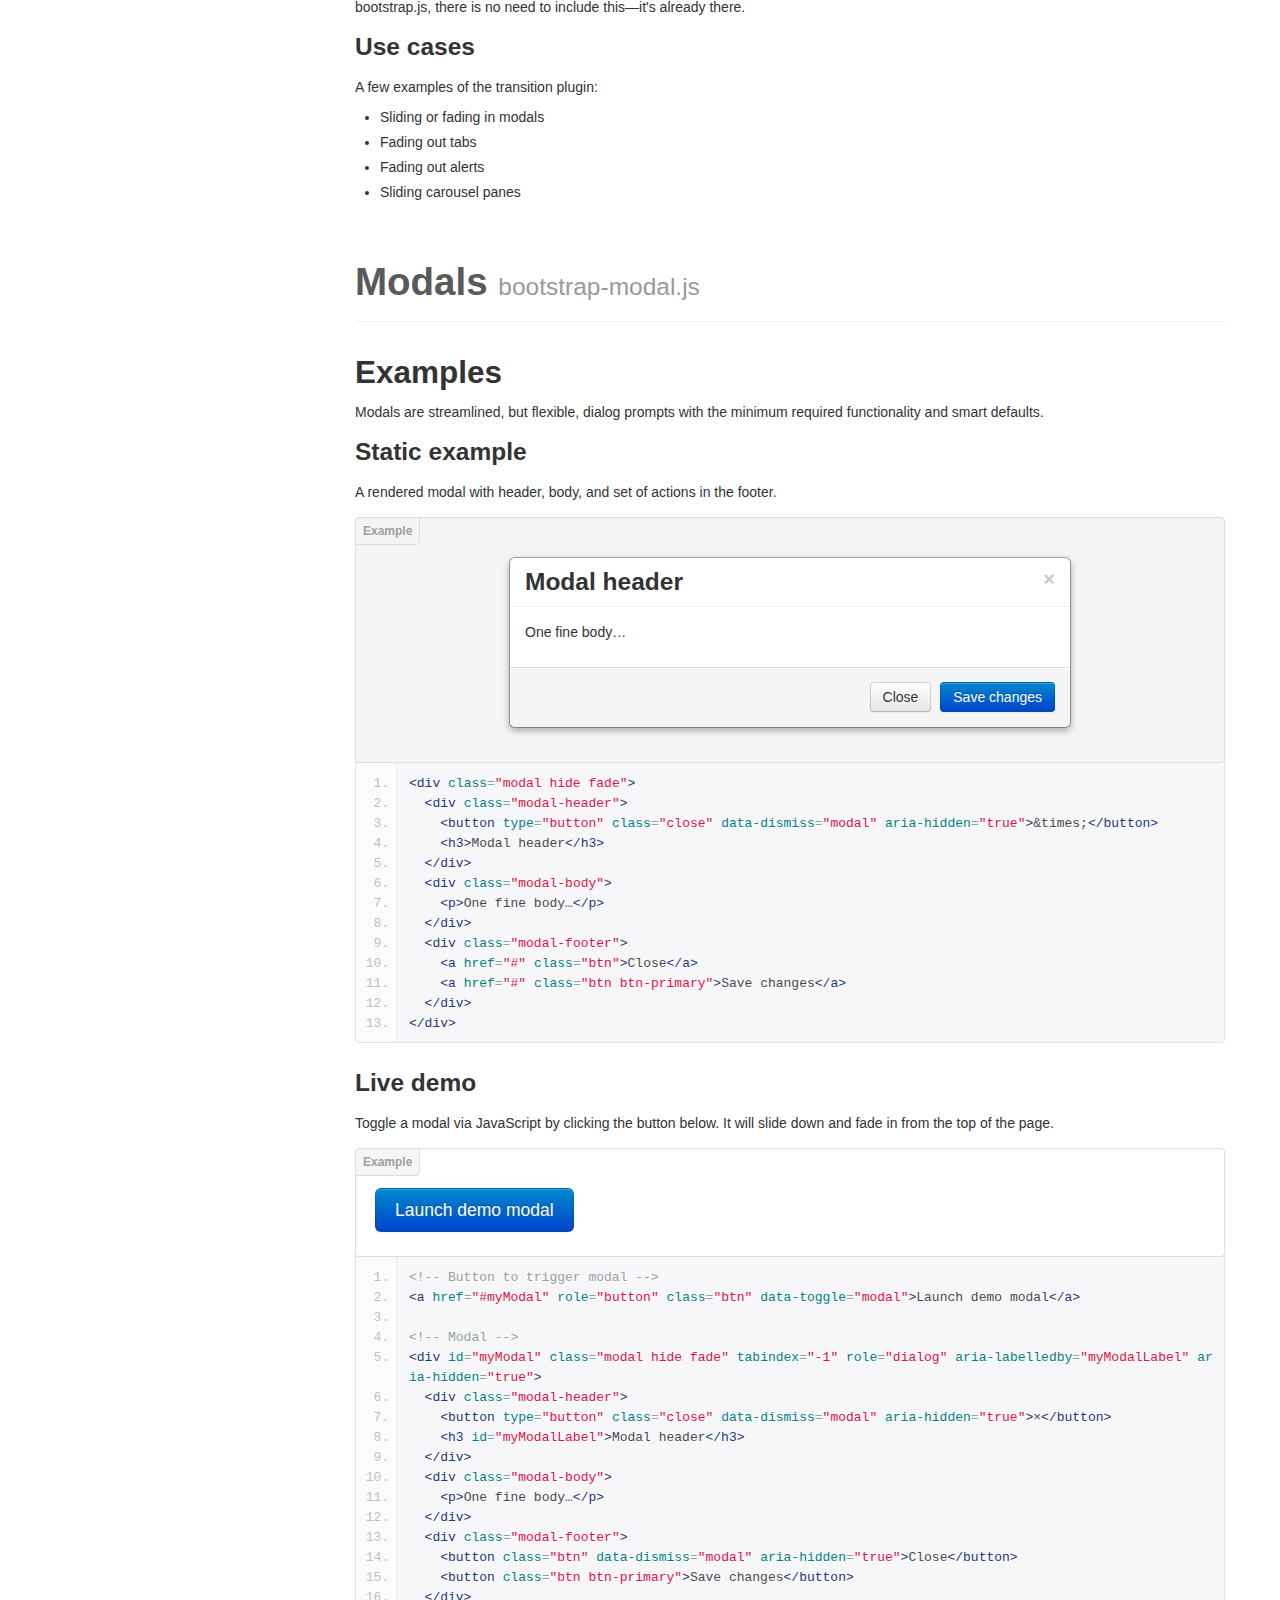
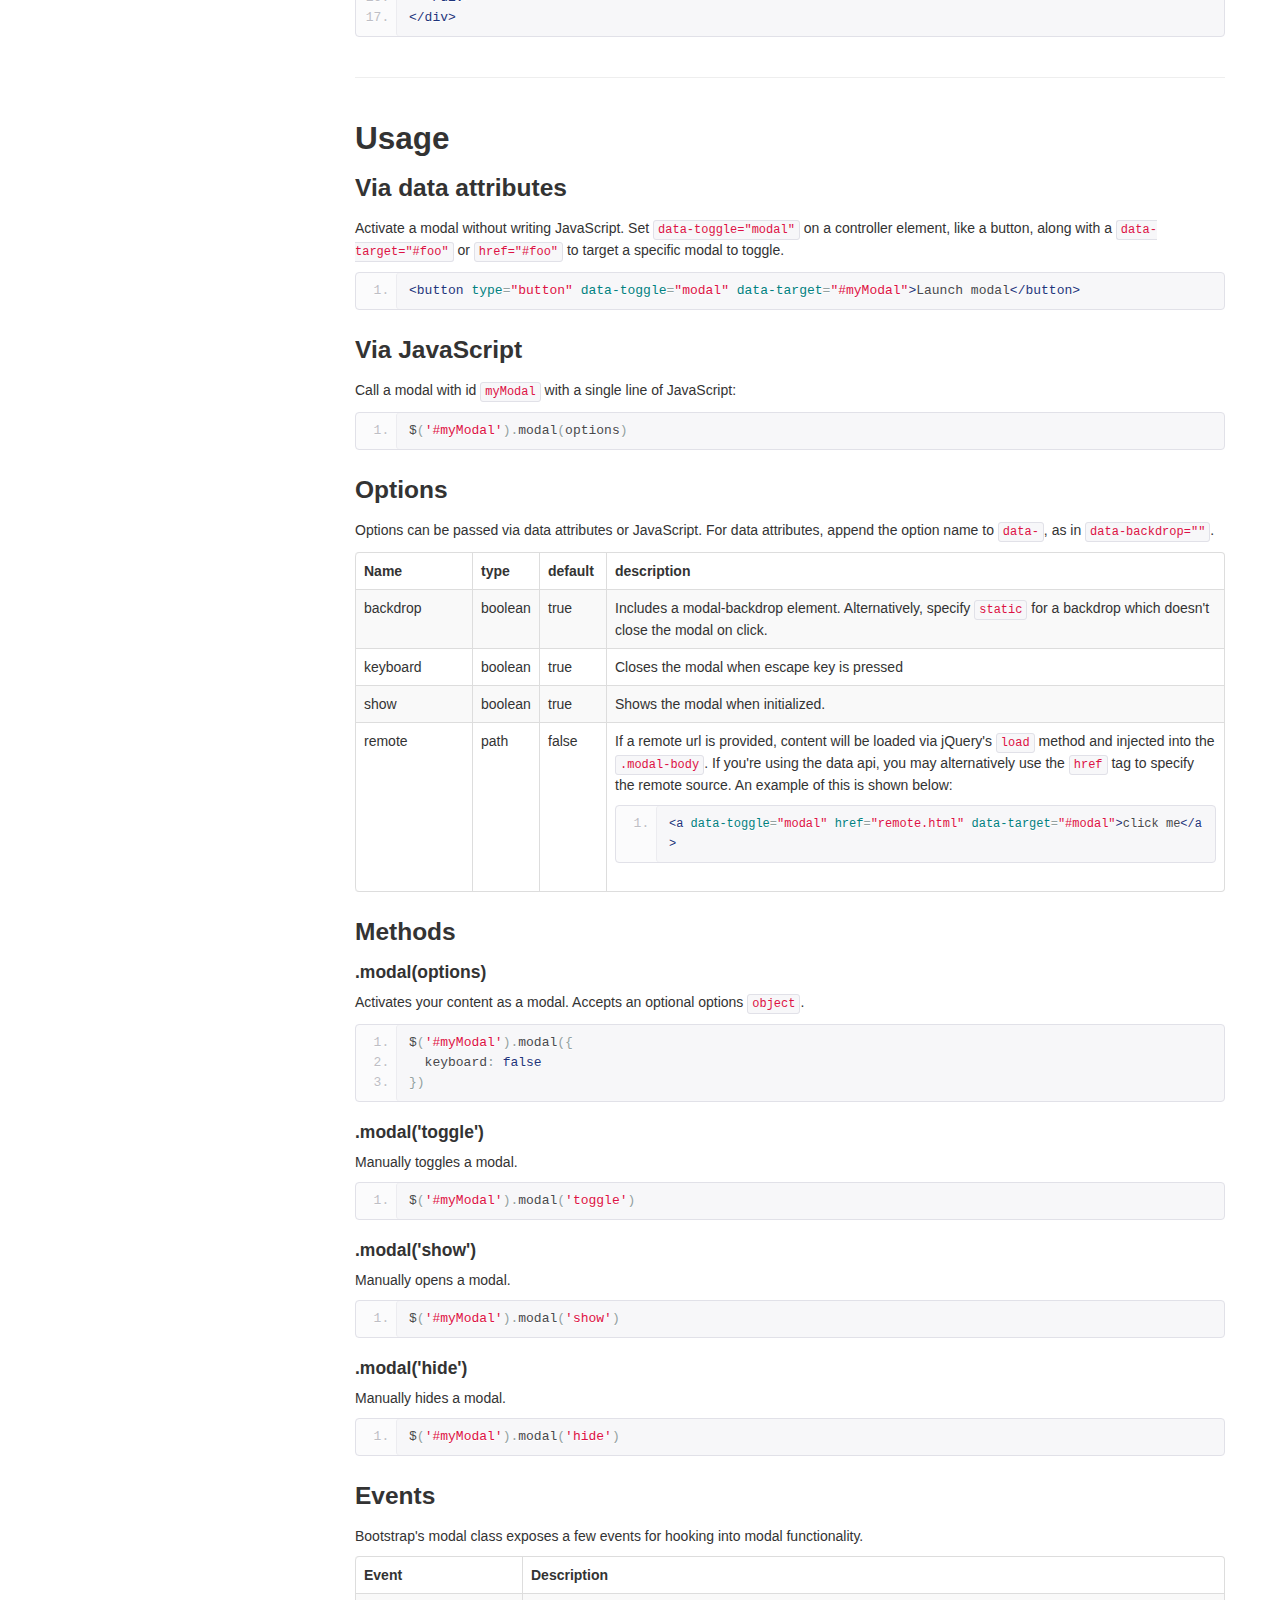
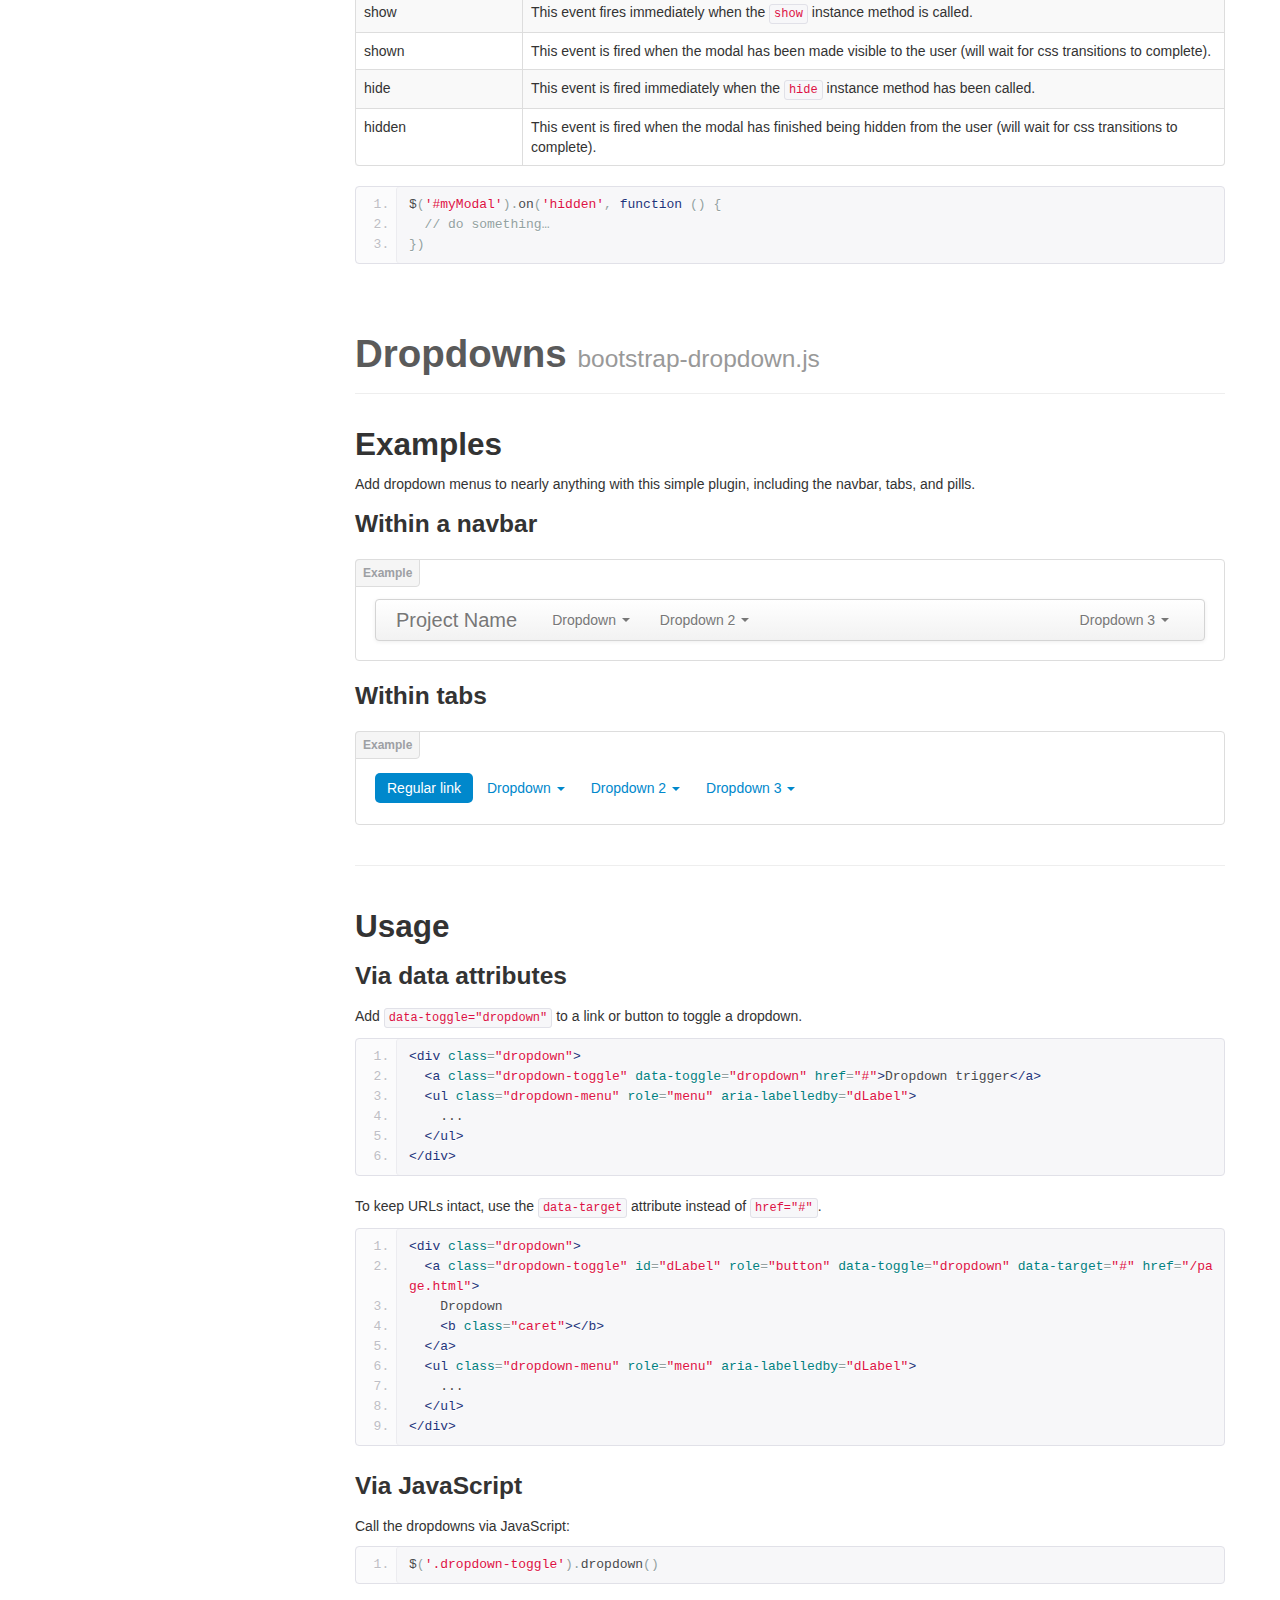
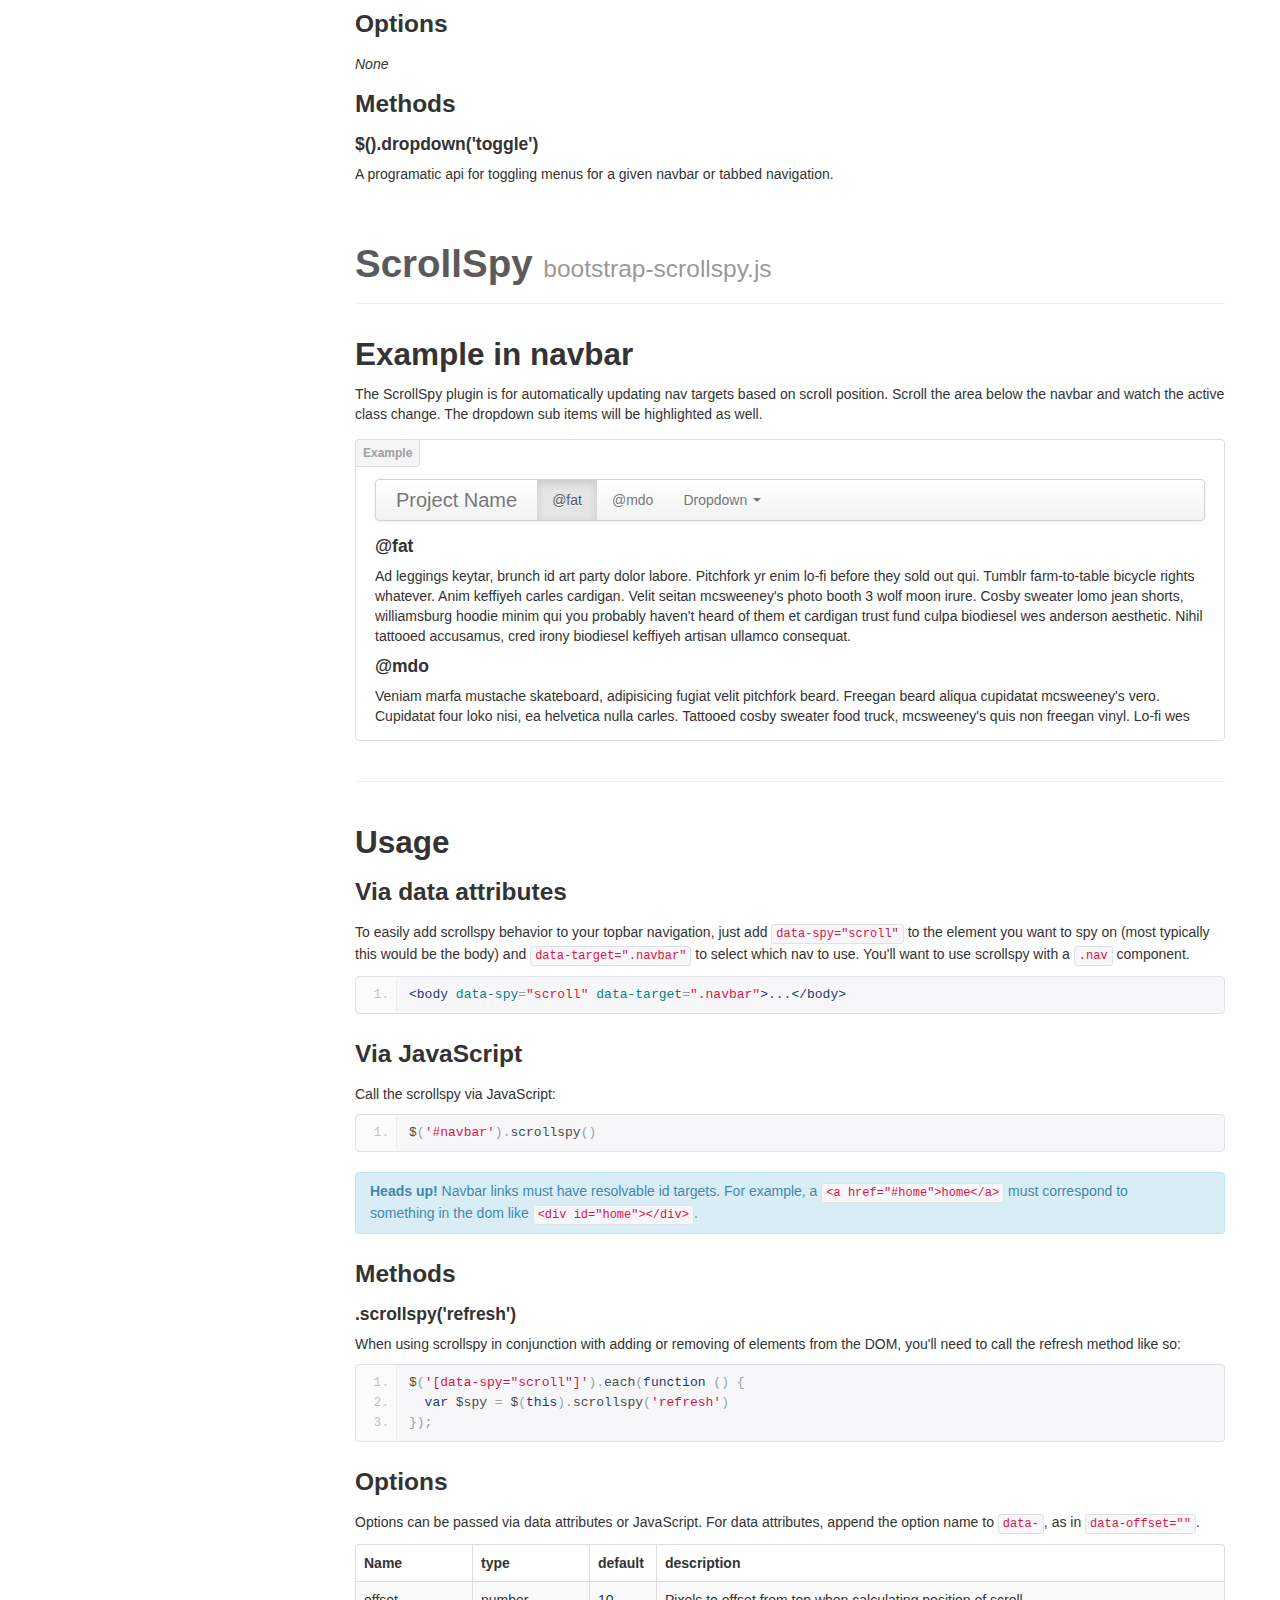
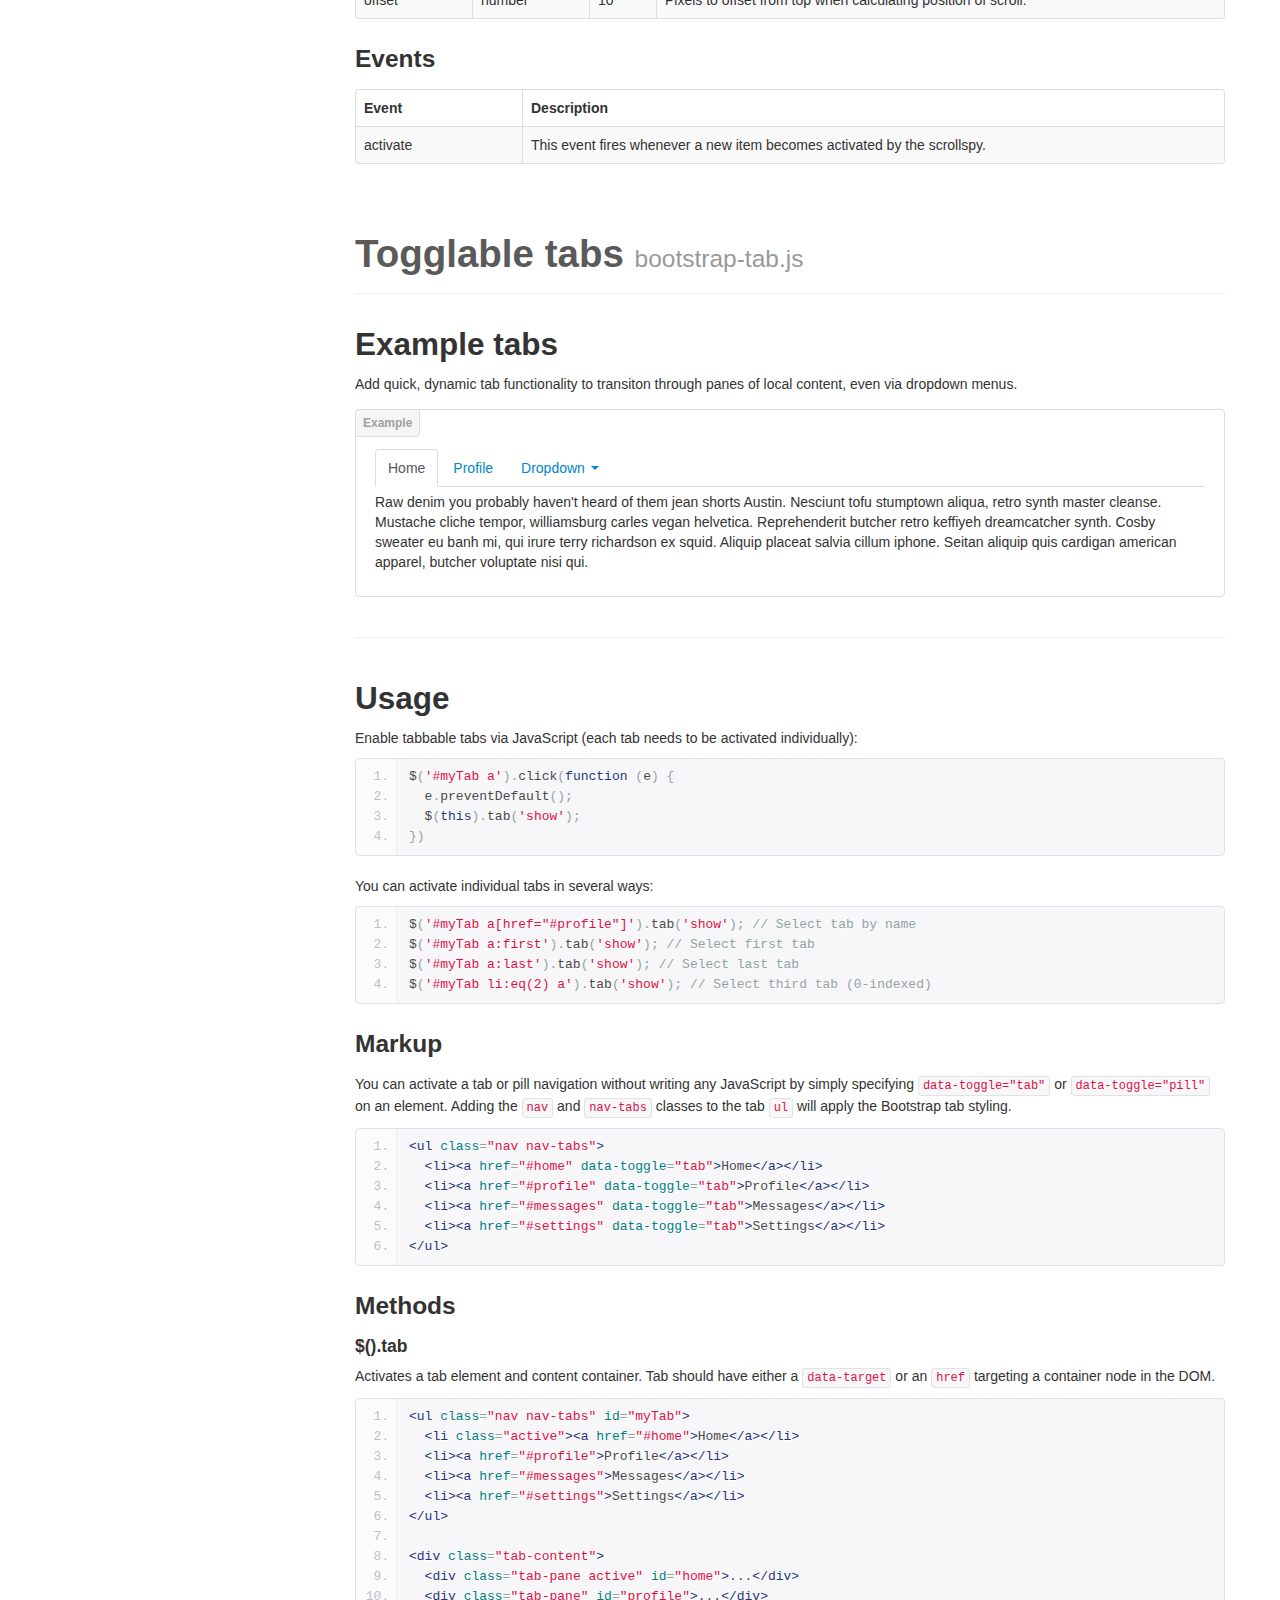
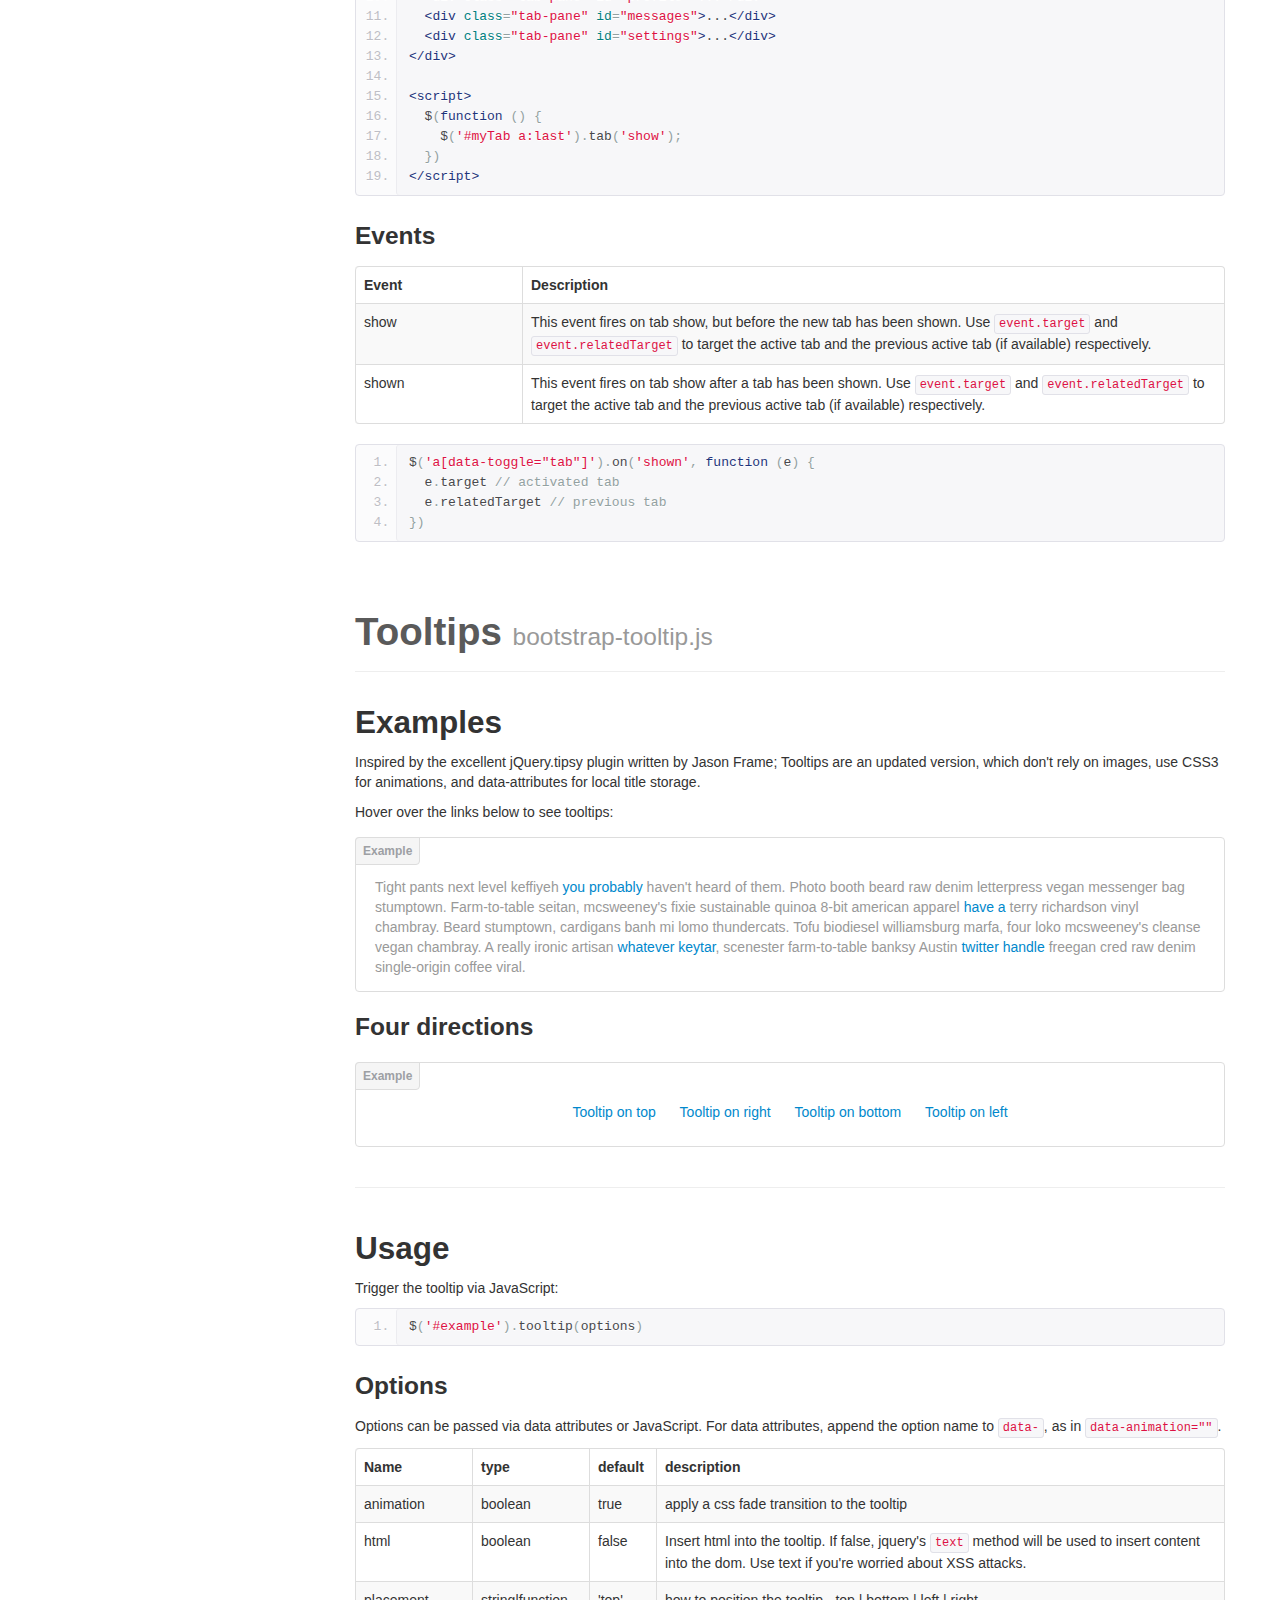
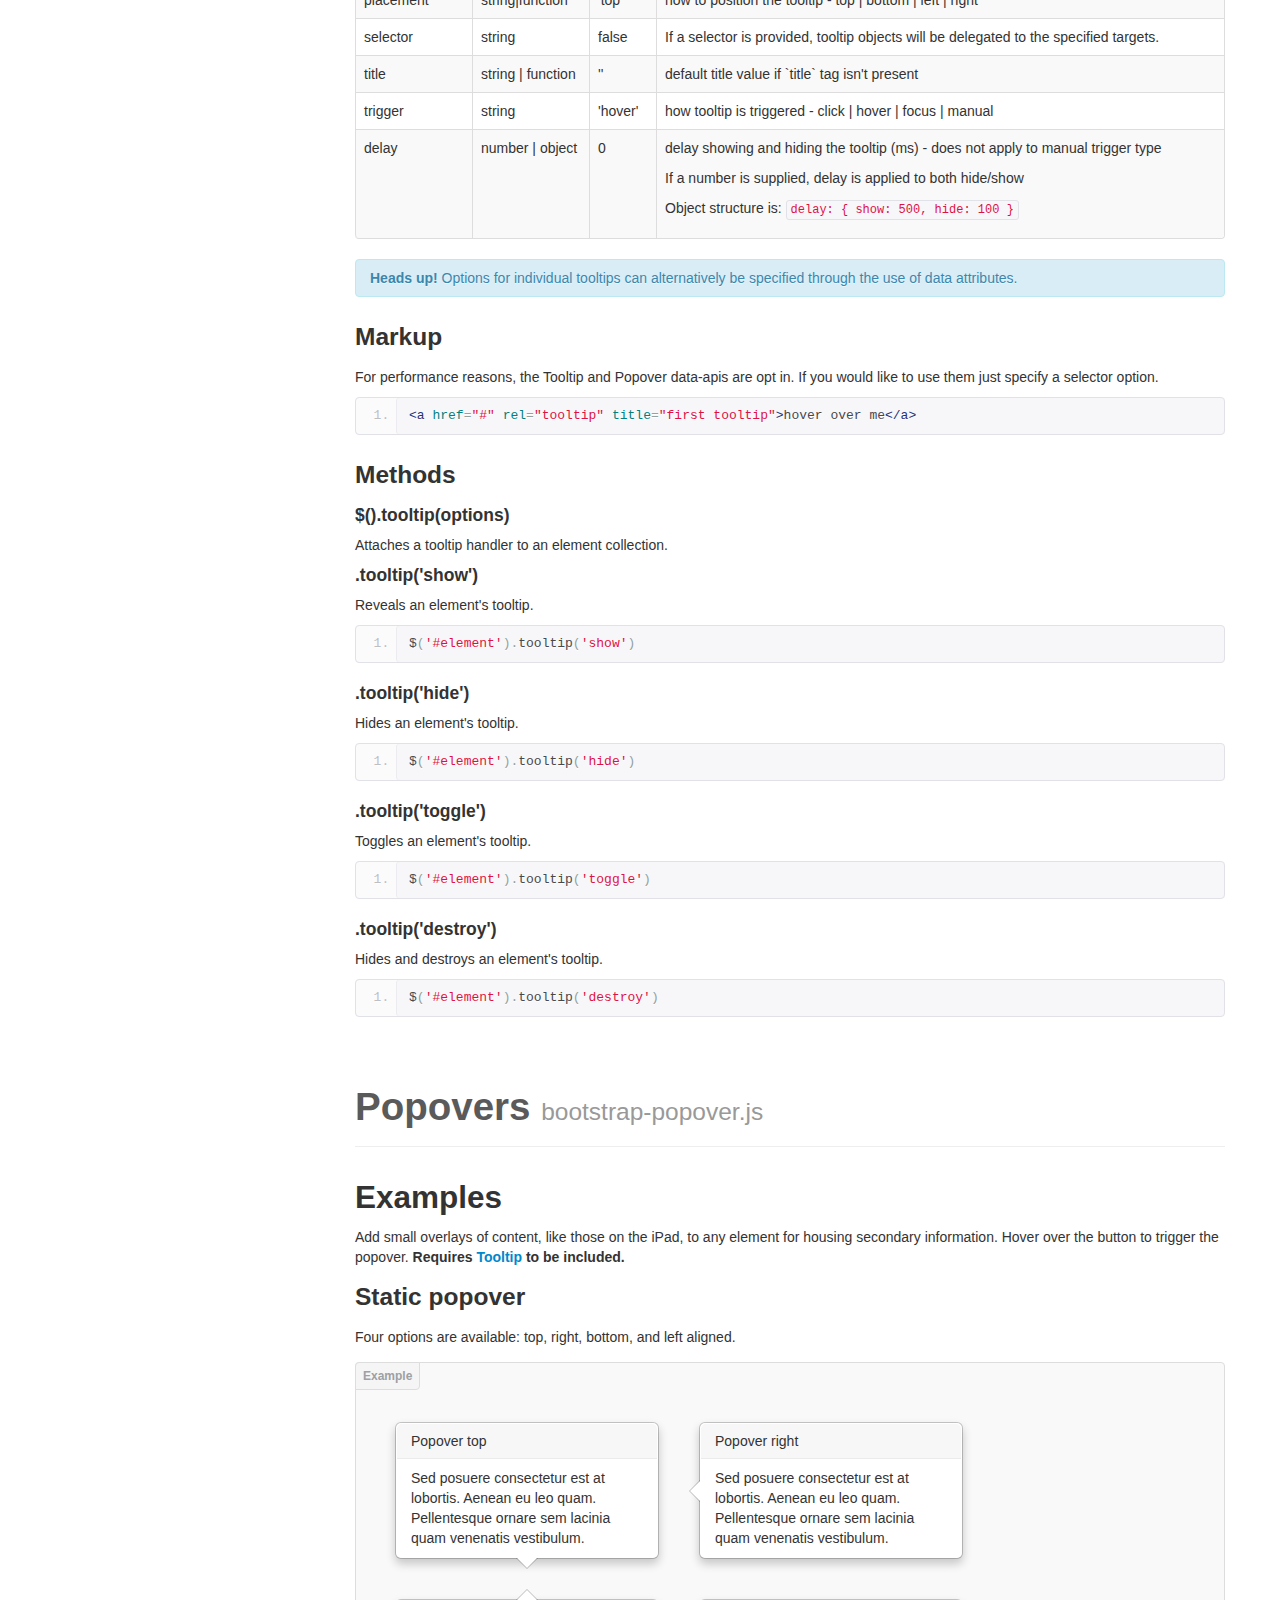
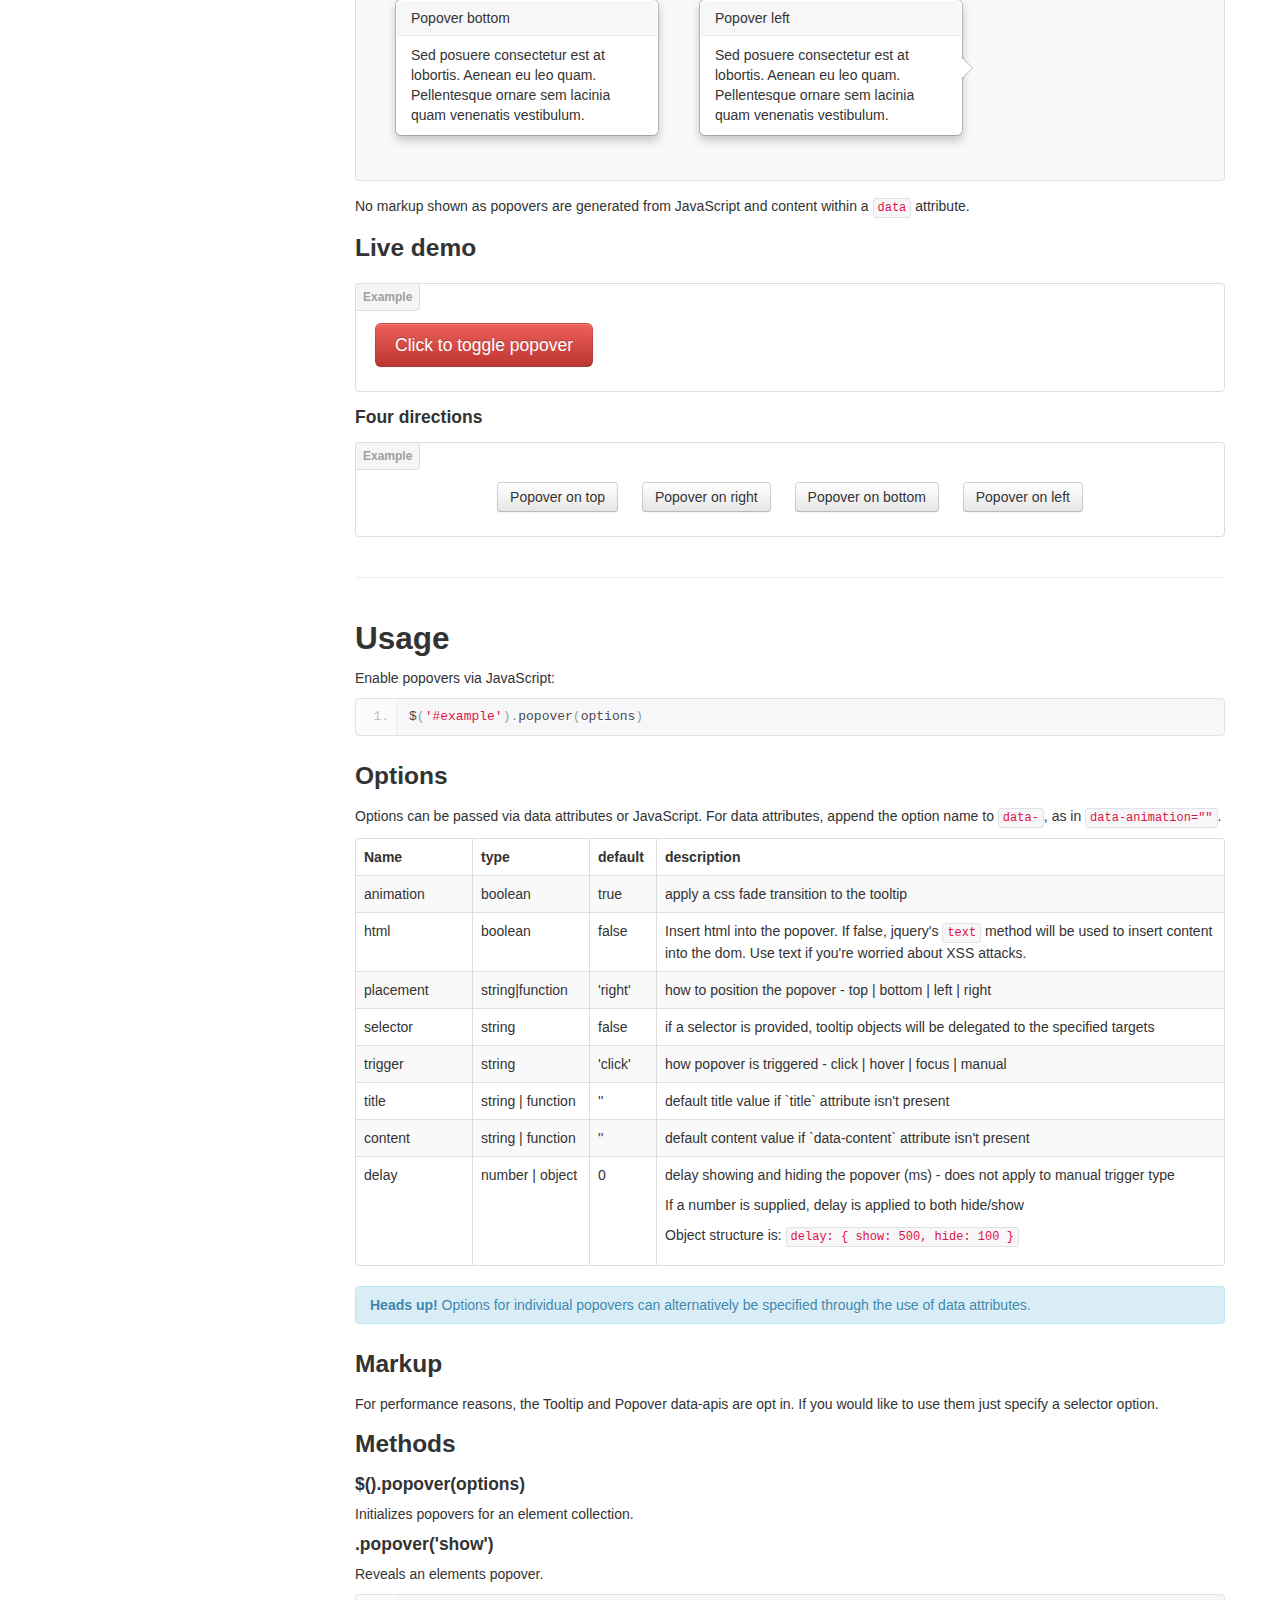
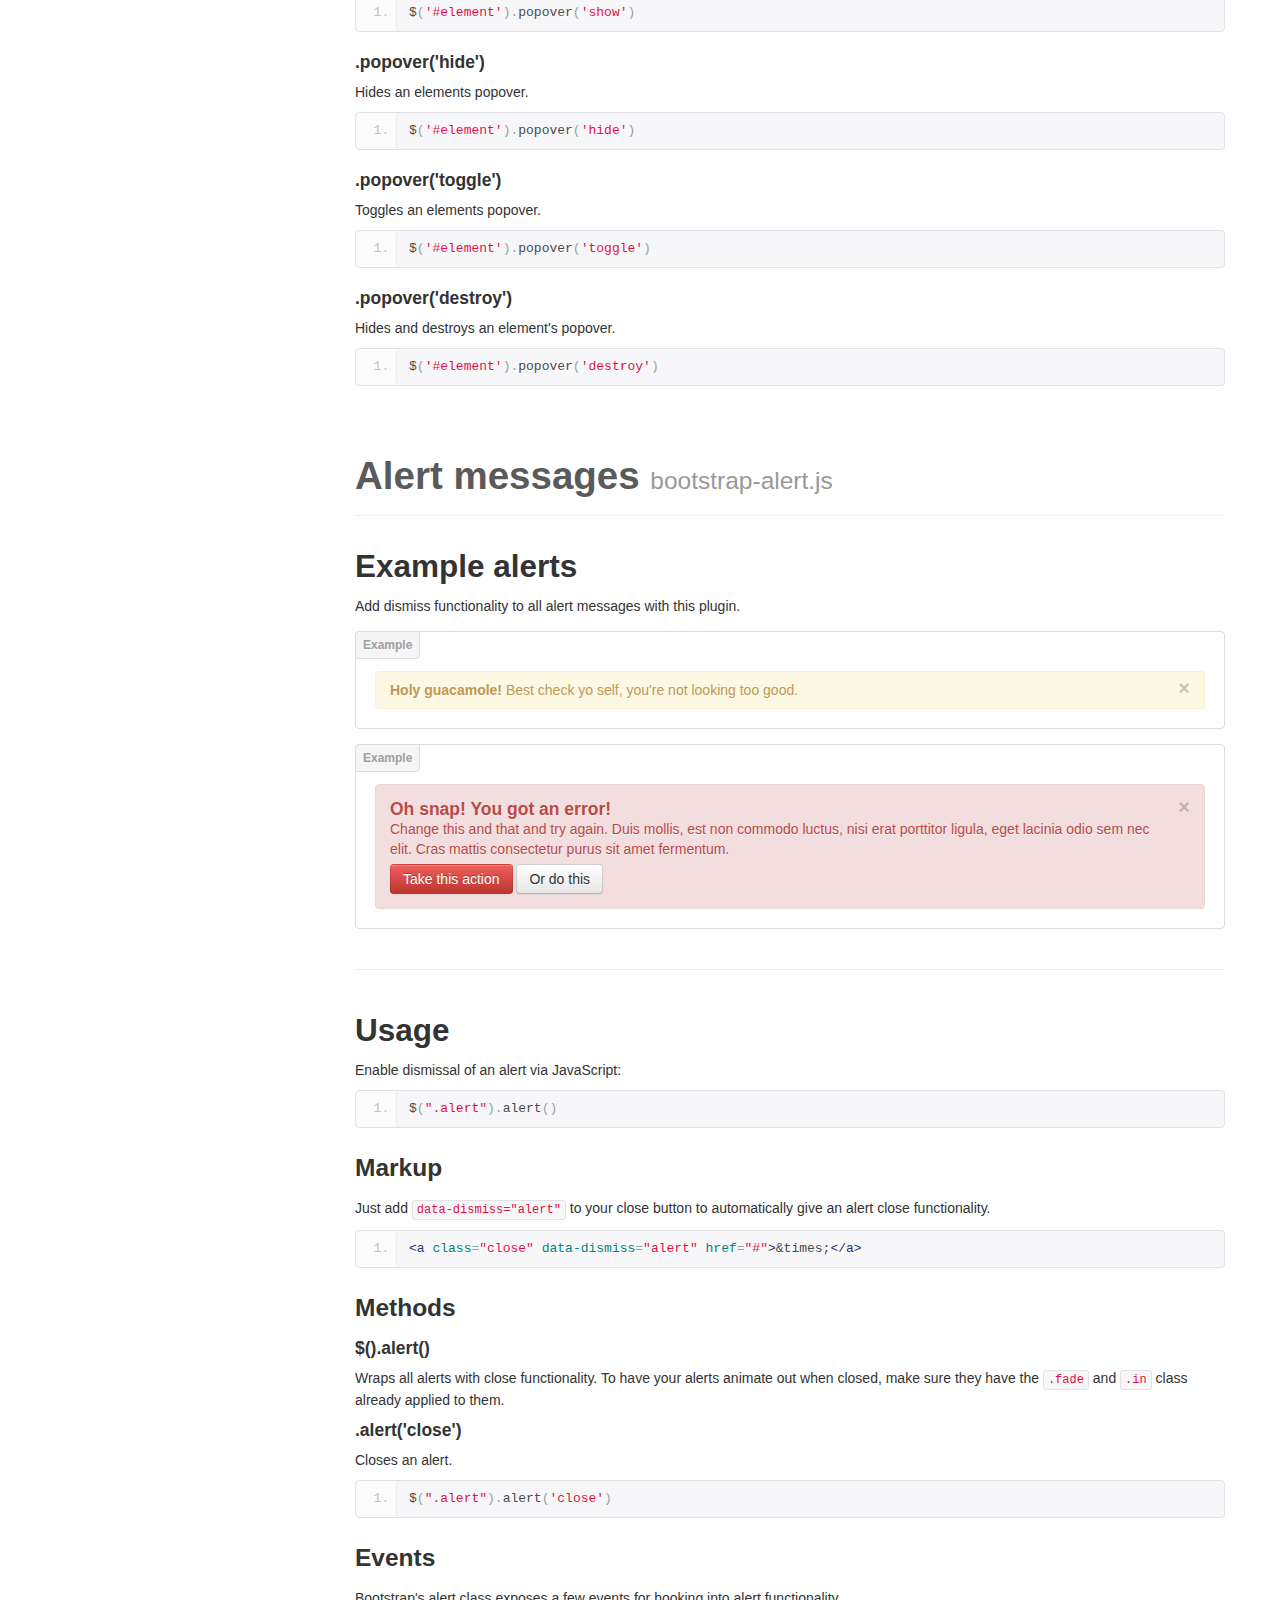
<file: bootstrap/docs/javascript.html>
<!DOCTYPE html>
<html lang="en">
  <head>
    <meta charset="utf-8">
    <title>Javascript · Bootstrap</title>
    <meta name="viewport" content="width=device-width, initial-scale=1.0">
    <meta name="description" content="">
    <meta name="author" content="">

    <!-- Le styles -->
    <link href="assets/css/bootstrap.css" rel="stylesheet">
    <link href="assets/css/bootstrap-responsive.css" rel="stylesheet">
    <link href="assets/css/docs.css" rel="stylesheet">
    <link href="assets/js/google-code-prettify/prettify.css" rel="stylesheet">

    <!-- Le HTML5 shim, for IE6-8 support of HTML5 elements -->
    <!--[if lt IE 9]>
      <script src="http://html5shim.googlecode.com/svn/trunk/html5.js"></script>
    <![endif]-->

    <!-- Le fav and touch icons -->
    <link rel="shortcut icon" href="assets/ico/favicon.ico">
    <link rel="apple-touch-icon-precomposed" sizes="144x144" href="assets/ico/apple-touch-icon-144-precomposed.png">
    <link rel="apple-touch-icon-precomposed" sizes="114x114" href="assets/ico/apple-touch-icon-114-precomposed.png">
    <link rel="apple-touch-icon-precomposed" sizes="72x72" href="assets/ico/apple-touch-icon-72-precomposed.png">
    <link rel="apple-touch-icon-precomposed" href="assets/ico/apple-touch-icon-57-precomposed.png">

  </head>

  <body data-spy="scroll" data-target=".bs-docs-sidebar">

    <!-- Navbar
    ================================================== -->
    <div class="navbar navbar-inverse navbar-fixed-top">
      <div class="navbar-inner">
        <div class="container">
          <button type="button" class="btn btn-navbar" data-toggle="collapse" data-target=".nav-collapse">
            <span class="icon-bar"></span>
            <span class="icon-bar"></span>
            <span class="icon-bar"></span>
          </button>
          <a class="brand" href="./index.html">Bootstrap</a>
          <div class="nav-collapse collapse">
            <ul class="nav">
              <li class="">
                <a href="./index.html">Home</a>
              </li>
              <li class="">
                <a href="./getting-started.html">Get started</a>
              </li>
              <li class="">
                <a href="./scaffolding.html">Scaffolding</a>
              </li>
              <li class="">
                <a href="./base-css.html">Base CSS</a>
              </li>
              <li class="">
                <a href="./components.html">Components</a>
              </li>
              <li class="active">
                <a href="./javascript.html">JavaScript</a>
              </li>
              <li class="">
                <a href="./customize.html">Customize</a>
              </li>
            </ul>
          </div>
        </div>
      </div>
    </div>

<!-- Subhead
================================================== -->
<header class="jumbotron subhead">
  <div class="container">
    <h1>JavaScript</h1>
    <p class="lead">Bring Bootstrap's components to life&mdash;now with 13 custom jQuery plugins.
  </div>
</header>

  <div class="container">

    <!-- Docs nav
    ================================================== -->
    <div class="row">
      <div class="span3 bs-docs-sidebar">
        <ul class="nav nav-list bs-docs-sidenav">
          <li><a href="#overview"><i class="icon-chevron-right"></i> Overview</a></li>
          <li><a href="#transitions"><i class="icon-chevron-right"></i> Transitions</a></li>
          <li><a href="#modals"><i class="icon-chevron-right"></i> Modal</a></li>
          <li><a href="#dropdowns"><i class="icon-chevron-right"></i> Dropdown</a></li>
          <li><a href="#scrollspy"><i class="icon-chevron-right"></i> Scrollspy</a></li>
          <li><a href="#tabs"><i class="icon-chevron-right"></i> Tab</a></li>
          <li><a href="#tooltips"><i class="icon-chevron-right"></i> Tooltip</a></li>
          <li><a href="#popovers"><i class="icon-chevron-right"></i> Popover</a></li>
          <li><a href="#alerts"><i class="icon-chevron-right"></i> Alert</a></li>
          <li><a href="#buttons"><i class="icon-chevron-right"></i> Button</a></li>
          <li><a href="#collapse"><i class="icon-chevron-right"></i> Collapse</a></li>
          <li><a href="#carousel"><i class="icon-chevron-right"></i> Carousel</a></li>
          <li><a href="#typeahead"><i class="icon-chevron-right"></i> Typeahead</a></li>
          <li><a href="#affix"><i class="icon-chevron-right"></i> Affix</a></li>
        </ul>
      </div>
      <div class="span9">


        <!-- Overview
        ================================================== -->
        <section id="overview">
          <div class="page-header">
            <h1>JavaScript in Bootstrap</h1>
          </div>

          <h3>Individual or compiled</h3>
          <p>Plugins can be included individually (though some have required dependencies), or all at once. Both <strong>bootstrap.js</strong> and <strong>bootstrap.min.js</strong> contain all plugins in a single file.</p>

          <h3>Data attributes</h3>
          <p>You can use all Bootstrap plugins purely through the markup API without writing a single line of JavaScript. This is Bootstrap's first class API and should be your first consideration when using a plugin.</p>

          <p>That said, in some situations it may be desirable to turn this functionality off. Therefore, we also provide the ability to disable the data attribute API by unbinding all events on the body namespaced with `'data-api'`. This looks like this:
          <pre class="prettyprint linenums">$('body').off('.data-api')</pre>

          <p>Alternatively, to target a specific plugin, just include the plugin's name as a namespace along with the data-api namespace like this:</p>
          <pre class="prettyprint linenums">$('body').off('.alert.data-api')</pre>

          <h3>Programmatic API</h3>
          <p>We also believe you should be able to use all Bootstrap plugins purely through the JavaScript API. All public APIs are single, chainable methods, and return the collection acted upon.</p>
          <pre class="prettyprint linenums">$(".btn.danger").button("toggle").addClass("fat")</pre>
          <p>All methods should accept an optional options object, a string which targets a particular method, or nothing (which initiates a plugin with default behavior):</p>
<pre class="prettyprint linenums">
$("#myModal").modal()                       // initialized with defaults
$("#myModal").modal({ keyboard: false })   // initialized with no keyboard
$("#myModal").modal('show')                // initializes and invokes show immediately</p>
</pre>
          <p>Each plugin also exposes its raw constructor on a `Constructor` property: <code>$.fn.popover.Constructor</code>. If you'd like to get a particular plugin instance, retrieve it directly from an element: <code>$('[rel=popover]').data('popover')</code>.</p>

          <h3>Events</h3>
          <p>Bootstrap provides custom events for most plugin's unique actions. Generally, these come in an infinitive and past participle form - where the infinitive (ex. <code>show</code>) is triggered at the start of an event, and its past participle form (ex. <code>shown</code>) is trigger on the completion of an action.</p>
          <p>All infinitive events provide preventDefault functionality. This provides the abililty to stop the execution of an action before it starts.</p>
<pre class="prettyprint linenums">
$('#myModal').on('show', function (e) {
    if (!data) return e.preventDefault() // stops modal from being shown
})
</pre>
        </section>



        <!-- Transitions
        ================================================== -->
        <section id="transitions">
          <div class="page-header">
            <h1>Transitions <small>bootstrap-transition.js</small></h1>
          </div>
          <h3>About transitions</h3>
          <p>For simple transition effects, include bootstrap-transition.js once alongside the other JS files. If you're using the compiled (or minified) bootstrap.js, there is no need to include this&mdash;it's already there.</p>
          <h3>Use cases</h3>
          <p>A few examples of the transition plugin:</p>
          <ul>
            <li>Sliding or fading in modals</li>
            <li>Fading out tabs</li>
            <li>Fading out alerts</li>
            <li>Sliding carousel panes</li>
          </ul>

        </section>



        <!-- Modal
        ================================================== -->
        <section id="modals">
          <div class="page-header">
            <h1>Modals <small>bootstrap-modal.js</small></h1>
          </div>


          <h2>Examples</h2>
          <p>Modals are streamlined, but flexible, dialog prompts with the minimum required functionality and smart defaults.</p>

          <h3>Static example</h3>
          <p>A rendered modal with header, body, and set of actions in the footer.</p>
          <div class="bs-docs-example" style="background-color: #f5f5f5;">
            <div class="modal" style="position: relative; top: auto; left: auto; margin: 0 auto 20px; z-index: 1; max-width: 100%;">
              <div class="modal-header">
                <button type="button" class="close" data-dismiss="modal" aria-hidden="true">&times;</button>
                <h3>Modal header</h3>
              </div>
              <div class="modal-body">
                <p>One fine body&hellip;</p>
              </div>
              <div class="modal-footer">
                <a href="#" class="btn">Close</a>
                <a href="#" class="btn btn-primary">Save changes</a>
              </div>
            </div>
          </div>
<pre class="prettyprint linenums">
&lt;div class="modal hide fade"&gt;
  &lt;div class="modal-header"&gt;
    &lt;button type="button" class="close" data-dismiss="modal" aria-hidden="true"&gt;&amp;times;&lt;/button&gt;
    &lt;h3&gt;Modal header&lt;/h3&gt;
  &lt;/div&gt;
  &lt;div class="modal-body"&gt;
    &lt;p&gt;One fine body&hellip;&lt;/p&gt;
  &lt;/div&gt;
  &lt;div class="modal-footer"&gt;
    &lt;a href="#" class="btn"&gt;Close&lt;/a&gt;
    &lt;a href="#" class="btn btn-primary"&gt;Save changes&lt;/a&gt;
  &lt;/div&gt;
&lt;/div&gt;
</pre>

          <h3>Live demo</h3>
          <p>Toggle a modal via JavaScript by clicking the button below. It will slide down and fade in from the top of the page.</p>
          <!-- sample modal content -->
          <div id="myModal" class="modal hide fade" tabindex="-1" role="dialog" aria-labelledby="myModalLabel" aria-hidden="true">
            <div class="modal-header">
              <button type="button" class="close" data-dismiss="modal" aria-hidden="true">&times;</button>
              <h3 id="myModalLabel">Modal Heading</h3>
            </div>
            <div class="modal-body">
              <h4>Text in a modal</h4>
              <p>Duis mollis, est non commodo luctus, nisi erat porttitor ligula, eget lacinia odio sem.</p>

              <h4>Popover in a modal</h4>
              <p>This <a href="#" role="button" class="btn popover-test" title="A Title" data-content="And here's some amazing content. It's very engaging. right?">button</a> should trigger a popover on click.</p>

              <h4>Tooltips in a modal</h4>
              <p><a href="#" class="tooltip-test" title="Tooltip">This link</a> and <a href="#" class="tooltip-test" title="Tooltip">that link</a> should have tooltips on hover.</p>

              <hr>

              <h4>Overflowing text to show optional scrollbar</h4>
              <p>We set a fixed <code>max-height</code> on the <code>.modal-body</code>. Watch it overflow with all this extra lorem ipsum text we've included.</p>
              <p>Cras mattis consectetur purus sit amet fermentum. Cras justo odio, dapibus ac facilisis in, egestas eget quam. Morbi leo risus, porta ac consectetur ac, vestibulum at eros.</p>
              <p>Praesent commodo cursus magna, vel scelerisque nisl consectetur et. Vivamus sagittis lacus vel augue laoreet rutrum faucibus dolor auctor.</p>
              <p>Aenean lacinia bibendum nulla sed consectetur. Praesent commodo cursus magna, vel scelerisque nisl consectetur et. Donec sed odio dui. Donec ullamcorper nulla non metus auctor fringilla.</p>
              <p>Cras mattis consectetur purus sit amet fermentum. Cras justo odio, dapibus ac facilisis in, egestas eget quam. Morbi leo risus, porta ac consectetur ac, vestibulum at eros.</p>
              <p>Praesent commodo cursus magna, vel scelerisque nisl consectetur et. Vivamus sagittis lacus vel augue laoreet rutrum faucibus dolor auctor.</p>
              <p>Aenean lacinia bibendum nulla sed consectetur. Praesent commodo cursus magna, vel scelerisque nisl consectetur et. Donec sed odio dui. Donec ullamcorper nulla non metus auctor fringilla.</p>
            </div>
            <div class="modal-footer">
              <button class="btn" data-dismiss="modal">Close</button>
              <button class="btn btn-primary">Save changes</button>
            </div>
          </div>
          <div class="bs-docs-example" style="padding-bottom: 24px;">
            <a data-toggle="modal" href="#myModal" class="btn btn-primary btn-large">Launch demo modal</a>
          </div>
<pre class="prettyprint linenums">
&lt!-- Button to trigger modal --&gt;
&lt;a href="#myModal" role="button" class="btn" data-toggle="modal"&gt;Launch demo modal&lt;/a&gt;

&lt!-- Modal --&gt;
&lt;div id="myModal" class="modal hide fade" tabindex="-1" role="dialog" aria-labelledby="myModalLabel" aria-hidden="true"&gt;
  &lt;div class="modal-header"&gt;
    &lt;button type="button" class="close" data-dismiss="modal" aria-hidden="true"&gt;&times;&lt;/button&gt;
    &lt;h3 id="myModalLabel"&gt;Modal header&lt;/h3&gt;
  &lt;/div&gt;
  &lt;div class="modal-body"&gt;
    &lt;p&gt;One fine body&hellip;&lt;/p&gt;
  &lt;/div&gt;
  &lt;div class="modal-footer"&gt;
    &lt;button class="btn" data-dismiss="modal" aria-hidden="true"&gt;Close&lt;/button&gt;
    &lt;button class="btn btn-primary"&gt;Save changes&lt;/button&gt;
  &lt;/div&gt;
&lt;/div&gt;
</pre>


          <hr class="bs-docs-separator">


          <h2>Usage</h2>

          <h3>Via data attributes</h3>
          <p>Activate a modal without writing JavaScript. Set <code>data-toggle="modal"</code> on a controller element, like a button, along with a <code>data-target="#foo"</code> or <code>href="#foo"</code> to target a specific modal to toggle.</p>
          <pre class="prettyprint linenums">&lt;button type="button" data-toggle="modal" data-target="#myModal"&gt;Launch modal&lt;/button&gt;</pre>

          <h3>Via JavaScript</h3>
          <p>Call a modal with id <code>myModal</code> with a single line of JavaScript:</p>
          <pre class="prettyprint linenums">$('#myModal').modal(options)</pre>

          <h3>Options</h3>
          <p>Options can be passed via data attributes or JavaScript. For data attributes, append the option name to <code>data-</code>, as in <code>data-backdrop=""</code>.</p>
          <table class="table table-bordered table-striped">
            <thead>
             <tr>
               <th style="width: 100px;">Name</th>
               <th style="width: 50px;">type</th>
               <th style="width: 50px;">default</th>
               <th>description</th>
             </tr>
            </thead>
            <tbody>
             <tr>
               <td>backdrop</td>
               <td>boolean</td>
               <td>true</td>
               <td>Includes a modal-backdrop element. Alternatively, specify <code>static</code> for a backdrop which doesn't close the modal on click.</td>
             </tr>
             <tr>
               <td>keyboard</td>
               <td>boolean</td>
               <td>true</td>
               <td>Closes the modal when escape key is pressed</td>
             </tr>
             <tr>
               <td>show</td>
               <td>boolean</td>
               <td>true</td>
               <td>Shows the modal when initialized.</td>
             </tr>
             <tr>
               <td>remote</td>
               <td>path</td>
               <td>false</td>
               <td><p>If a remote url is provided, content will be loaded via jQuery's <code>load</code> method and injected into the <code>.modal-body</code>. If you're using the data api, you may alternatively use the <code>href</code> tag to specify the remote source. An example of this is shown below:</p>
              <pre class="prettyprint linenums"><code>&lt;a data-toggle="modal" href="remote.html" data-target="#modal"&gt;click me&lt;/a&gt;</code></pre></td>
             </tr>
            </tbody>
          </table>

          <h3>Methods</h3>
          <h4>.modal(options)</h4>
          <p>Activates your content as a modal. Accepts an optional options <code>object</code>.</p>
<pre class="prettyprint linenums">
$('#myModal').modal({
  keyboard: false
})
</pre>
          <h4>.modal('toggle')</h4>
          <p>Manually toggles a modal.</p>
          <pre class="prettyprint linenums">$('#myModal').modal('toggle')</pre>
          <h4>.modal('show')</h4>
          <p>Manually opens a modal.</p>
          <pre class="prettyprint linenums">$('#myModal').modal('show')</pre>
          <h4>.modal('hide')</h4>
          <p>Manually hides a modal.</p>
          <pre class="prettyprint linenums">$('#myModal').modal('hide')</pre>
          <h3>Events</h3>
          <p>Bootstrap's modal class exposes a few events for hooking into modal functionality.</p>
          <table class="table table-bordered table-striped">
            <thead>
             <tr>
               <th style="width: 150px;">Event</th>
               <th>Description</th>
             </tr>
            </thead>
            <tbody>
             <tr>
               <td>show</td>
               <td>This event fires immediately when the <code>show</code> instance method is called.</td>
             </tr>
             <tr>
               <td>shown</td>
               <td>This event is fired when the modal has been made visible to the user (will wait for css transitions to complete).</td>
             </tr>
             <tr>
               <td>hide</td>
               <td>This event is fired immediately when the <code>hide</code> instance method has been called.</td>
             </tr>
             <tr>
               <td>hidden</td>
               <td>This event is fired when the modal has finished being hidden from the user (will wait for css transitions to complete).</td>
             </tr>
            </tbody>
          </table>
<pre class="prettyprint linenums">
$('#myModal').on('hidden', function () {
  // do something…
})
</pre>
        </section>



        <!-- Dropdowns
        ================================================== -->
        <section id="dropdowns">
          <div class="page-header">
            <h1>Dropdowns <small>bootstrap-dropdown.js</small></h1>
          </div>


          <h2>Examples</h2>
          <p>Add dropdown menus to nearly anything with this simple plugin, including the navbar, tabs, and pills.</p>

          <h3>Within a navbar</h3>
          <div class="bs-docs-example">
            <div id="navbar-example" class="navbar navbar-static">
              <div class="navbar-inner">
                <div class="container" style="width: auto;">
                  <a class="brand" href="#">Project Name</a>
                  <ul class="nav" role="navigation">
                    <li class="dropdown">
                      <a id="drop1" href="#" role="button" class="dropdown-toggle" data-toggle="dropdown">Dropdown <b class="caret"></b></a>
                      <ul class="dropdown-menu" role="menu" aria-labelledby="drop1">
                        <li><a tabindex="-1" href="http://google.com">Action</a></li>
                        <li><a tabindex="-1" href="#anotherAction">Another action</a></li>
                        <li><a tabindex="-1" href="#">Something else here</a></li>
                        <li class="divider"></li>
                        <li><a tabindex="-1" href="#">Separated link</a></li>
                      </ul>
                    </li>
                    <li class="dropdown">
                      <a href="#" id="drop2" role="button" class="dropdown-toggle" data-toggle="dropdown">Dropdown 2 <b class="caret"></b></a>
                      <ul class="dropdown-menu" role="menu" aria-labelledby="drop2">
                        <li><a tabindex="-1" href="#">Action</a></li>
                        <li><a tabindex="-1" href="#">Another action</a></li>
                        <li><a tabindex="-1" href="#">Something else here</a></li>
                        <li class="divider"></li>
                        <li><a tabindex="-1" href="#">Separated link</a></li>
                      </ul>
                    </li>
                  </ul>
                  <ul class="nav pull-right">
                    <li id="fat-menu" class="dropdown">
                      <a href="#" id="drop3" role="button" class="dropdown-toggle" data-toggle="dropdown">Dropdown 3 <b class="caret"></b></a>
                      <ul class="dropdown-menu" role="menu" aria-labelledby="drop3">
                        <li><a tabindex="-1" href="#">Action</a></li>
                        <li><a tabindex="-1" href="#">Another action</a></li>
                        <li><a tabindex="-1" href="#">Something else here</a></li>
                        <li class="divider"></li>
                        <li><a tabindex="-1" href="#">Separated link</a></li>
                      </ul>
                    </li>
                  </ul>
                </div>
              </div>
            </div> <!-- /navbar-example -->
          </div> 

          <h3>Within tabs</h3>
          <div class="bs-docs-example">
            <ul class="nav nav-pills">
              <li class="active"><a href="#">Regular link</a></li>
              <li class="dropdown">
                <a class="dropdown-toggle" id="drop4" role="button" data-toggle="dropdown" href="#">Dropdown <b class="caret"></b></a>
                <ul id="menu1" class="dropdown-menu" role="menu" aria-labelledby="drop4">
                  <li><a tabindex="-1" href="#">Action</a></li>
                  <li><a tabindex="-1" href="#">Another action</a></li>
                  <li><a tabindex="-1" href="#">Something else here</a></li>
                  <li class="divider"></li>
                  <li><a tabindex="-1" href="#">Separated link</a></li>
                </ul>
              </li>
              <li class="dropdown">
                <a class="dropdown-toggle" id="drop5" role="button" data-toggle="dropdown" href="#">Dropdown 2 <b class="caret"></b></a>
                <ul id="menu2" class="dropdown-menu" role="menu" aria-labelledby="drop5">
                  <li><a tabindex="-1" href="#">Action</a></li>
                  <li><a tabindex="-1" href="#">Another action</a></li>
                  <li><a tabindex="-1" href="#">Something else here</a></li>
                  <li class="divider"></li>
                  <li><a tabindex="-1" href="#">Separated link</a></li>
                </ul>
              </li>
              <li class="dropdown">
                <a class="dropdown-toggle" id="drop5" role="button" data-toggle="dropdown" href="#">Dropdown 3 <b class="caret"></b></a>
                <ul id="menu3" class="dropdown-menu" role="menu" aria-labelledby="drop5">
                  <li><a tabindex="-1" href="#">Action</a></li>
                  <li><a tabindex="-1" href="#">Another action</a></li>
                  <li><a tabindex="-1" href="#">Something else here</a></li>
                  <li class="divider"></li>
                  <li><a tabindex="-1" href="#">Separated link</a></li>
                </ul>
              </li>
            </ul> <!-- /tabs -->
          </div> 


          <hr class="bs-docs-separator">


          <h2>Usage</h2>

          <h3>Via data attributes</h3>
          <p>Add <code>data-toggle="dropdown"</code> to a link or button to toggle a dropdown.</p>
<pre class="prettyprint linenums">
&lt;div class="dropdown"&gt;
  &lt;a class="dropdown-toggle" data-toggle="dropdown" href="#"&gt;Dropdown trigger&lt;/a&gt;
  &lt;ul class="dropdown-menu" role="menu" aria-labelledby="dLabel"&gt;
    ...
  &lt;/ul&gt;
&lt;/div&gt;
</pre>
          <p>To keep URLs intact, use the <code>data-target</code> attribute instead of <code>href="#"</code>.</p>
<pre class="prettyprint linenums">
&lt;div class="dropdown"&gt;
  &lt;a class="dropdown-toggle" id="dLabel" role="button" data-toggle="dropdown" data-target="#" href="/page.html"&gt;
    Dropdown
    &lt;b class="caret"&gt;&lt;/b&gt;
  &lt;/a&gt;
  &lt;ul class="dropdown-menu" role="menu" aria-labelledby="dLabel"&gt;
    ...
  &lt;/ul&gt;
&lt;/div&gt;
</pre>

          <h3>Via JavaScript</h3>
          <p>Call the dropdowns via JavaScript:</p>
          <pre class="prettyprint linenums">$('.dropdown-toggle').dropdown()</pre>

          <h3>Options</h3>
          <p><em>None</em></p>

          <h3>Methods</h3>
          <h4>$().dropdown('toggle')</h4>
          <p>A programatic api for toggling menus for a given navbar or tabbed navigation.</p>
        </section>



        <!-- ScrollSpy
        ================================================== -->
        <section id="scrollspy">
          <div class="page-header">
            <h1>ScrollSpy <small>bootstrap-scrollspy.js</small></h1>
          </div>


          <h2>Example in navbar</h2>
          <p>The ScrollSpy plugin is for automatically updating nav targets based on scroll position. Scroll the area below the navbar and watch the active class change. The dropdown sub items will be highlighted as well.</p>
          <div class="bs-docs-example">
            <div id="navbarExample" class="navbar navbar-static">
              <div class="navbar-inner">
                <div class="container" style="width: auto;">
                  <a class="brand" href="#">Project Name</a>
                  <ul class="nav">
                    <li><a href="#fat">@fat</a></li>
                    <li><a href="#mdo">@mdo</a></li>
                    <li class="dropdown">
                      <a href="#" class="dropdown-toggle" data-toggle="dropdown">Dropdown <b class="caret"></b></a>
                      <ul class="dropdown-menu">
                        <li><a href="#one">one</a></li>
                        <li><a href="#two">two</a></li>
                        <li class="divider"></li>
                        <li><a href="#three">three</a></li>
                      </ul>
                    </li>
                  </ul>
                </div>
              </div>
            </div>
            <div data-spy="scroll" data-target="#navbarExample" data-offset="0" class="scrollspy-example">
              <h4 id="fat">@fat</h4>
              <p>Ad leggings keytar, brunch id art party dolor labore. Pitchfork yr enim lo-fi before they sold out qui. Tumblr farm-to-table bicycle rights whatever. Anim keffiyeh carles cardigan. Velit seitan mcsweeney's photo booth 3 wolf moon irure. Cosby sweater lomo jean shorts, williamsburg hoodie minim qui you probably haven't heard of them et cardigan trust fund culpa biodiesel wes anderson aesthetic. Nihil tattooed accusamus, cred irony biodiesel keffiyeh artisan ullamco consequat.</p>
              <h4 id="mdo">@mdo</h4>
              <p>Veniam marfa mustache skateboard, adipisicing fugiat velit pitchfork beard. Freegan beard aliqua cupidatat mcsweeney's vero. Cupidatat four loko nisi, ea helvetica nulla carles. Tattooed cosby sweater food truck, mcsweeney's quis non freegan vinyl. Lo-fi wes anderson +1 sartorial. Carles non aesthetic exercitation quis gentrify. Brooklyn adipisicing craft beer vice keytar deserunt.</p>
              <h4 id="one">one</h4>
              <p>Occaecat commodo aliqua delectus. Fap craft beer deserunt skateboard ea. Lomo bicycle rights adipisicing banh mi, velit ea sunt next level locavore single-origin coffee in magna veniam. High life id vinyl, echo park consequat quis aliquip banh mi pitchfork. Vero VHS est adipisicing. Consectetur nisi DIY minim messenger bag. Cred ex in, sustainable delectus consectetur fanny pack iphone.</p>
              <h4 id="two">two</h4>
              <p>In incididunt echo park, officia deserunt mcsweeney's proident master cleanse thundercats sapiente veniam. Excepteur VHS elit, proident shoreditch +1 biodiesel laborum craft beer. Single-origin coffee wayfarers irure four loko, cupidatat terry richardson master cleanse. Assumenda you probably haven't heard of them art party fanny pack, tattooed nulla cardigan tempor ad. Proident wolf nesciunt sartorial keffiyeh eu banh mi sustainable. Elit wolf voluptate, lo-fi ea portland before they sold out four loko. Locavore enim nostrud mlkshk brooklyn nesciunt.</p>
              <h4 id="three">three</h4>
              <p>Ad leggings keytar, brunch id art party dolor labore. Pitchfork yr enim lo-fi before they sold out qui. Tumblr farm-to-table bicycle rights whatever. Anim keffiyeh carles cardigan. Velit seitan mcsweeney's photo booth 3 wolf moon irure. Cosby sweater lomo jean shorts, williamsburg hoodie minim qui you probably haven't heard of them et cardigan trust fund culpa biodiesel wes anderson aesthetic. Nihil tattooed accusamus, cred irony biodiesel keffiyeh artisan ullamco consequat.</p>
              <p>Keytar twee blog, culpa messenger bag marfa whatever delectus food truck. Sapiente synth id assumenda. Locavore sed helvetica cliche irony, thundercats you probably haven't heard of them consequat hoodie gluten-free lo-fi fap aliquip. Labore elit placeat before they sold out, terry richardson proident brunch nesciunt quis cosby sweater pariatur keffiyeh ut helvetica artisan. Cardigan craft beer seitan readymade velit. VHS chambray laboris tempor veniam. Anim mollit minim commodo ullamco thundercats.
              </p>
            </div>
          </div>


          <hr class="bs-docs-separator">


          <h2>Usage</h2>

          <h3>Via data attributes</h3>
          <p>To easily add scrollspy behavior to your topbar navigation, just add <code>data-spy="scroll"</code> to the element you want to spy on (most typically this would be the body) and <code>data-target=".navbar"</code> to select which nav to use. You'll want to use scrollspy with a <code>.nav</code> component.</p>
          <pre class="prettyprint linenums">&lt;body data-spy="scroll" data-target=".navbar"&gt;...&lt;/body&gt;</pre>

          <h3>Via JavaScript</h3>
          <p>Call the scrollspy via JavaScript:</p>
          <pre class="prettyprint linenums">$('#navbar').scrollspy()</pre>

          <div class="alert alert-info">
            <strong>Heads up!</strong>
            Navbar links must have resolvable id targets. For example, a <code>&lt;a href="#home"&gt;home&lt;/a&gt;</code> must correspond to something in the dom like <code>&lt;div id="home"&gt;&lt;/div&gt;</code>.
          </div>

          <h3>Methods</h3>
          <h4>.scrollspy('refresh')</h4>
          <p>When using scrollspy in conjunction with adding or removing of elements from the DOM, you'll need to call the refresh method like so:</p>
<pre class="prettyprint linenums">
$('[data-spy="scroll"]').each(function () {
  var $spy = $(this).scrollspy('refresh')
});
</pre>

          <h3>Options</h3>
          <p>Options can be passed via data attributes or JavaScript. For data attributes, append the option name to <code>data-</code>, as in <code>data-offset=""</code>.</p>
          <table class="table table-bordered table-striped">
            <thead>
             <tr>
               <th style="width: 100px;">Name</th>
               <th style="width: 100px;">type</th>
               <th style="width: 50px;">default</th>
               <th>description</th>
             </tr>
            </thead>
            <tbody>
             <tr>
               <td>offset</td>
               <td>number</td>
               <td>10</td>
               <td>Pixels to offset from top when calculating position of scroll.</td>
             </tr>
            </tbody>
          </table>

          <h3>Events</h3>
          <table class="table table-bordered table-striped">
            <thead>
             <tr>
               <th style="width: 150px;">Event</th>
               <th>Description</th>
             </tr>
            </thead>
            <tbody>
             <tr>
               <td>activate</td>
               <td>This event fires whenever a new item becomes activated by the scrollspy.</td>
            </tr>
            </tbody>
          </table>
        </section>



        <!-- Tabs
        ================================================== -->
        <section id="tabs">
          <div class="page-header">
            <h1>Togglable tabs <small>bootstrap-tab.js</small></h1>
          </div>


          <h2>Example tabs</h2>
          <p>Add quick, dynamic tab functionality to transiton through panes of local content, even via dropdown menus.</p>
          <div class="bs-docs-example">
            <ul id="myTab" class="nav nav-tabs">
              <li class="active"><a href="#home" data-toggle="tab">Home</a></li>
              <li><a href="#profile" data-toggle="tab">Profile</a></li>
              <li class="dropdown">
                <a href="#" class="dropdown-toggle" data-toggle="dropdown">Dropdown <b class="caret"></b></a>
                <ul class="dropdown-menu">
                  <li><a href="#dropdown1" data-toggle="tab">@fat</a></li>
                  <li><a href="#dropdown2" data-toggle="tab">@mdo</a></li>
                </ul>
              </li>
            </ul>
            <div id="myTabContent" class="tab-content">
              <div class="tab-pane fade in active" id="home">
                <p>Raw denim you probably haven't heard of them jean shorts Austin. Nesciunt tofu stumptown aliqua, retro synth master cleanse. Mustache cliche tempor, williamsburg carles vegan helvetica. Reprehenderit butcher retro keffiyeh dreamcatcher synth. Cosby sweater eu banh mi, qui irure terry richardson ex squid. Aliquip placeat salvia cillum iphone. Seitan aliquip quis cardigan american apparel, butcher voluptate nisi qui.</p>
              </div>
              <div class="tab-pane fade" id="profile">
                <p>Food truck fixie locavore, accusamus mcsweeney's marfa nulla single-origin coffee squid. Exercitation +1 labore velit, blog sartorial PBR leggings next level wes anderson artisan four loko farm-to-table craft beer twee. Qui photo booth letterpress, commodo enim craft beer mlkshk aliquip jean shorts ullamco ad vinyl cillum PBR. Homo nostrud organic, assumenda labore aesthetic magna delectus mollit. Keytar helvetica VHS salvia yr, vero magna velit sapiente labore stumptown. Vegan fanny pack odio cillum wes anderson 8-bit, sustainable jean shorts beard ut DIY ethical culpa terry richardson biodiesel. Art party scenester stumptown, tumblr butcher vero sint qui sapiente accusamus tattooed echo park.</p>
              </div>
              <div class="tab-pane fade" id="dropdown1">
                <p>Etsy mixtape wayfarers, ethical wes anderson tofu before they sold out mcsweeney's organic lomo retro fanny pack lo-fi farm-to-table readymade. Messenger bag gentrify pitchfork tattooed craft beer, iphone skateboard locavore carles etsy salvia banksy hoodie helvetica. DIY synth PBR banksy irony. Leggings gentrify squid 8-bit cred pitchfork. Williamsburg banh mi whatever gluten-free, carles pitchfork biodiesel fixie etsy retro mlkshk vice blog. Scenester cred you probably haven't heard of them, vinyl craft beer blog stumptown. Pitchfork sustainable tofu synth chambray yr.</p>
              </div>
              <div class="tab-pane fade" id="dropdown2">
                <p>Trust fund seitan letterpress, keytar raw denim keffiyeh etsy art party before they sold out master cleanse gluten-free squid scenester freegan cosby sweater. Fanny pack portland seitan DIY, art party locavore wolf cliche high life echo park Austin. Cred vinyl keffiyeh DIY salvia PBR, banh mi before they sold out farm-to-table VHS viral locavore cosby sweater. Lomo wolf viral, mustache readymade thundercats keffiyeh craft beer marfa ethical. Wolf salvia freegan, sartorial keffiyeh echo park vegan.</p>
              </div>
            </div>
          </div>


          <hr class="bs-docs-separator">


          <h2>Usage</h2>
          <p>Enable tabbable tabs via JavaScript (each tab needs to be activated individually):</p>
<pre class="prettyprint linenums">
$('#myTab a').click(function (e) {
  e.preventDefault();
  $(this).tab('show');
})</pre>
          <p>You can activate individual tabs in several ways:</p>
<pre class="prettyprint linenums">
$('#myTab a[href="#profile"]').tab('show'); // Select tab by name
$('#myTab a:first').tab('show'); // Select first tab
$('#myTab a:last').tab('show'); // Select last tab
$('#myTab li:eq(2) a').tab('show'); // Select third tab (0-indexed)
</pre>

          <h3>Markup</h3>
          <p>You can activate a tab or pill navigation without writing any JavaScript by simply specifying <code>data-toggle="tab"</code> or <code>data-toggle="pill"</code> on an element. Adding the <code>nav</code> and <code>nav-tabs</code> classes to the tab <code>ul</code> will apply the Bootstrap tab styling.</p>
<pre class="prettyprint linenums">
&lt;ul class="nav nav-tabs"&gt;
  &lt;li&gt;&lt;a href="#home" data-toggle="tab"&gt;Home&lt;/a&gt;&lt;/li&gt;
  &lt;li&gt;&lt;a href="#profile" data-toggle="tab"&gt;Profile&lt;/a&gt;&lt;/li&gt;
  &lt;li&gt;&lt;a href="#messages" data-toggle="tab"&gt;Messages&lt;/a&gt;&lt;/li&gt;
  &lt;li&gt;&lt;a href="#settings" data-toggle="tab"&gt;Settings&lt;/a&gt;&lt;/li&gt;
&lt;/ul&gt;</pre>

          <h3>Methods</h3>
          <h4>$().tab</h4>
          <p>
            Activates a tab element and content container. Tab should have either a <code>data-target</code> or an <code>href</code> targeting a container node in the DOM.
          </p>
<pre class="prettyprint linenums">
&lt;ul class="nav nav-tabs" id="myTab"&gt;
  &lt;li class="active"&gt;&lt;a href="#home"&gt;Home&lt;/a&gt;&lt;/li&gt;
  &lt;li&gt;&lt;a href="#profile"&gt;Profile&lt;/a&gt;&lt;/li&gt;
  &lt;li&gt;&lt;a href="#messages"&gt;Messages&lt;/a&gt;&lt;/li&gt;
  &lt;li&gt;&lt;a href="#settings"&gt;Settings&lt;/a&gt;&lt;/li&gt;
&lt;/ul&gt;

&lt;div class="tab-content"&gt;
  &lt;div class="tab-pane active" id="home"&gt;...&lt;/div&gt;
  &lt;div class="tab-pane" id="profile"&gt;...&lt;/div&gt;
  &lt;div class="tab-pane" id="messages"&gt;...&lt;/div&gt;
  &lt;div class="tab-pane" id="settings"&gt;...&lt;/div&gt;
&lt;/div&gt;

&lt;script&gt;
  $(function () {
    $('#myTab a:last').tab('show');
  })
&lt;/script&gt;
</pre>

          <h3>Events</h3>
          <table class="table table-bordered table-striped">
            <thead>
             <tr>
               <th style="width: 150px;">Event</th>
               <th>Description</th>
             </tr>
            </thead>
            <tbody>
             <tr>
               <td>show</td>
               <td>This event fires on tab show, but before the new tab has been shown. Use <code>event.target</code> and <code>event.relatedTarget</code> to target the active tab and the previous active tab (if available) respectively.</td>
            </tr>
            <tr>
               <td>shown</td>
               <td>This event fires on tab show after a tab has been shown. Use <code>event.target</code> and <code>event.relatedTarget</code> to target the active tab and the previous active tab (if available) respectively.</td>
             </tr>
            </tbody>
          </table>
<pre class="prettyprint linenums">
$('a[data-toggle="tab"]').on('shown', function (e) {
  e.target // activated tab
  e.relatedTarget // previous tab
})
</pre>
        </section>


        <!-- Tooltips
        ================================================== -->
        <section id="tooltips">
          <div class="page-header">
            <h1>Tooltips <small>bootstrap-tooltip.js</small></h1>
          </div>


          <h2>Examples</h2>
          <p>Inspired by the excellent jQuery.tipsy plugin written by Jason Frame; Tooltips are an updated version, which don't rely on images, use CSS3 for animations, and data-attributes for local title storage.</p>
          <p>Hover over the links below to see tooltips:</p>
          <div class="bs-docs-example tooltip-demo">
            <p class="muted" style="margin-bottom: 0;">Tight pants next level keffiyeh <a href="#" rel="tooltip" title="Default tooltip">you probably</a> haven't heard of them. Photo booth beard raw denim letterpress vegan messenger bag stumptown. Farm-to-table seitan, mcsweeney's fixie sustainable quinoa 8-bit american apparel <a href="#" rel="tooltip" title="Another tooltip">have a</a> terry richardson vinyl chambray. Beard stumptown, cardigans banh mi lomo thundercats. Tofu biodiesel williamsburg marfa, four loko mcsweeney's cleanse vegan chambray. A really ironic artisan <a href="#" rel="tooltip" title="Another one here too">whatever keytar</a>, scenester farm-to-table banksy Austin <a href="#" rel="tooltip" title="The last tip!">twitter handle</a> freegan cred raw denim single-origin coffee viral.
            </p>
          </div>

          <h3>Four directions</h3>
          <div class="bs-docs-example tooltip-demo">
            <ul class="bs-docs-tooltip-examples">
              <li><a href="#" rel="tooltip" data-placement="top" title="Tooltip on top">Tooltip on top</a></li>
              <li><a href="#" rel="tooltip" data-placement="right" title="Tooltip on right">Tooltip on right</a></li>
              <li><a href="#" rel="tooltip" data-placement="bottom" title="Tooltip on bottom">Tooltip on bottom</a></li>
              <li><a href="#" rel="tooltip" data-placement="left" title="Tooltip on left">Tooltip on left</a></li>
            </ul>
          </div>


          <hr class="bs-docs-separator">


          <h2>Usage</h2>
          <p>Trigger the tooltip via JavaScript:</p>
          <pre class="prettyprint linenums">$('#example').tooltip(options)</pre>

          <h3>Options</h3>
          <p>Options can be passed via data attributes or JavaScript. For data attributes, append the option name to <code>data-</code>, as in <code>data-animation=""</code>.</p>
          <table class="table table-bordered table-striped">
            <thead>
             <tr>
               <th style="width: 100px;">Name</th>
               <th style="width: 100px;">type</th>
               <th style="width: 50px;">default</th>
               <th>description</th>
             </tr>
            </thead>
            <tbody>
             <tr>
               <td>animation</td>
               <td>boolean</td>
               <td>true</td>
               <td>apply a css fade transition to the tooltip</td>
             </tr>
             <tr>
               <td>html</td>
               <td>boolean</td>
               <td>false</td>
               <td>Insert html into the tooltip. If false, jquery's <code>text</code> method will be used to insert content into the dom. Use text if you're worried about XSS attacks.</td>
             </tr>
             <tr>
               <td>placement</td>
               <td>string|function</td>
               <td>'top'</td>
               <td>how to position the tooltip - top | bottom | left | right</td>
             </tr>
             <tr>
               <td>selector</td>
               <td>string</td>
               <td>false</td>
               <td>If a selector is provided, tooltip objects will be delegated to the specified targets.</td>
             </tr>
             <tr>
               <td>title</td>
               <td>string | function</td>
               <td>''</td>
               <td>default title value if `title` tag isn't present</td>
             </tr>
             <tr>
               <td>trigger</td>
               <td>string</td>
               <td>'hover'</td>
               <td>how tooltip is triggered - click | hover | focus | manual</td>
             </tr>
             <tr>
               <td>delay</td>
               <td>number | object</td>
               <td>0</td>
               <td>
                <p>delay showing and hiding the tooltip (ms) - does not apply to manual trigger type</p>
                <p>If a number is supplied, delay is applied to both hide/show</p>
                <p>Object structure is: <code>delay: { show: 500, hide: 100 }</code></p>
               </td>
             </tr>
            </tbody>
          </table>
          <div class="alert alert-info">
            <strong>Heads up!</strong>
            Options for individual tooltips can alternatively be specified through the use of data attributes.
          </div>

          <h3>Markup</h3>
          <p>For performance reasons, the Tooltip and Popover data-apis are opt in. If you would like to use them just specify a selector option.</p>
          <pre class="prettyprint linenums">&lt;a href="#" rel="tooltip" title="first tooltip"&gt;hover over me&lt;/a&gt;</pre>

          <h3>Methods</h3>
          <h4>$().tooltip(options)</h4>
          <p>Attaches a tooltip handler to an element collection.</p>
          <h4>.tooltip('show')</h4>
          <p>Reveals an element's tooltip.</p>
          <pre class="prettyprint linenums">$('#element').tooltip('show')</pre>
          <h4>.tooltip('hide')</h4>
          <p>Hides an element's tooltip.</p>
          <pre class="prettyprint linenums">$('#element').tooltip('hide')</pre>
          <h4>.tooltip('toggle')</h4>
          <p>Toggles an element's tooltip.</p>
          <pre class="prettyprint linenums">$('#element').tooltip('toggle')</pre>
          <h4>.tooltip('destroy')</h4>
          <p>Hides and destroys an element's tooltip.</p>
          <pre class="prettyprint linenums">$('#element').tooltip('destroy')</pre>
        </section>



      <!-- Popovers
      ================================================== -->
      <section id="popovers">
        <div class="page-header">
          <h1>Popovers <small>bootstrap-popover.js</small></h1>
        </div>

        <h2>Examples</h2>
        <p>Add small overlays of content, like those on the iPad, to any element for housing secondary information. Hover over the button to trigger the popover. <strong>Requires <a href="#tooltips">Tooltip</a> to be included.</strong></p>

        <h3>Static popover</h3>
        <p>Four options are available: top, right, bottom, and left aligned.</p>
        <div class="bs-docs-example bs-docs-example-popover">
          <div class="popover top">
            <div class="arrow"></div>
            <h3 class="popover-title">Popover top</h3>
            <div class="popover-content">
              <p>Sed posuere consectetur est at lobortis. Aenean eu leo quam. Pellentesque ornare sem lacinia quam venenatis vestibulum.</p>
            </div>
          </div>

          <div class="popover right">
            <div class="arrow"></div>
            <h3 class="popover-title">Popover right</h3>
            <div class="popover-content">
              <p>Sed posuere consectetur est at lobortis. Aenean eu leo quam. Pellentesque ornare sem lacinia quam venenatis vestibulum.</p>
            </div>
          </div>

          <div class="popover bottom">
            <div class="arrow"></div>
            <h3 class="popover-title">Popover bottom</h3>
            <div class="popover-content">
              <p>Sed posuere consectetur est at lobortis. Aenean eu leo quam. Pellentesque ornare sem lacinia quam venenatis vestibulum.</p>
            </div>
          </div>

          <div class="popover left">
            <div class="arrow"></div>
            <h3 class="popover-title">Popover left</h3>
            <div class="popover-content">
              <p>Sed posuere consectetur est at lobortis. Aenean eu leo quam. Pellentesque ornare sem lacinia quam venenatis vestibulum.</p>
            </div>
          </div>

          <div class="clearfix"></div>
        </div>
        <p>No markup shown as popovers are generated from JavaScript and content within a <code>data</code> attribute.</p>

        <h3>Live demo</h3>
        <div class="bs-docs-example" style="padding-bottom: 24px;">
          <a href="#" class="btn btn-large btn-danger" rel="popover" title="A Title" data-content="And here's some amazing content. It's very engaging. right?">Click to toggle popover</a>
        </div>

        <h4>Four directions</h4>
        <div class="bs-docs-example tooltip-demo">
          <ul class="bs-docs-tooltip-examples">
            <li><a href="#" class="btn" rel="popover" data-placement="top" data-content="Vivamus sagittis lacus vel augue laoreet rutrum faucibus." title="Popover on top">Popover on top</a></li>
            <li><a href="#" class="btn" rel="popover" data-placement="right" data-content="Vivamus sagittis lacus vel augue laoreet rutrum faucibus." title="Popover on right">Popover on right</a></li>
            <li><a href="#" class="btn" rel="popover" data-placement="bottom" data-content="Vivamus sagittis lacus vel augue laoreet rutrum faucibus." title="Popover on bottom">Popover on bottom</a></li>
            <li><a href="#" class="btn" rel="popover" data-placement="left" data-content="Vivamus sagittis lacus vel augue laoreet rutrum faucibus." title="Popover on left">Popover on left</a></li>
          </ul>
        </div>


        <hr class="bs-docs-separator">


        <h2>Usage</h2>
        <p>Enable popovers via JavaScript:</p>
        <pre class="prettyprint linenums">$('#example').popover(options)</pre>

        <h3>Options</h3>
        <p>Options can be passed via data attributes or JavaScript. For data attributes, append the option name to <code>data-</code>, as in <code>data-animation=""</code>.</p>
        <table class="table table-bordered table-striped">
          <thead>
           <tr>
             <th style="width: 100px;">Name</th>
             <th style="width: 100px;">type</th>
             <th style="width: 50px;">default</th>
             <th>description</th>
           </tr>
          </thead>
          <tbody>
           <tr>
             <td>animation</td>
             <td>boolean</td>
             <td>true</td>
             <td>apply a css fade transition to the tooltip</td>
           </tr>
           <tr>
             <td>html</td>
             <td>boolean</td>
             <td>false</td>
             <td>Insert html into the popover. If false, jquery's <code>text</code> method will be used to insert content into the dom. Use text if you're worried about XSS attacks.</td>
           </tr>
           <tr>
             <td>placement</td>
             <td>string|function</td>
             <td>'right'</td>
             <td>how to position the popover - top | bottom | left | right</td>
           </tr>
           <tr>
             <td>selector</td>
             <td>string</td>
             <td>false</td>
             <td>if a selector is provided, tooltip objects will be delegated to the specified targets</td>
           </tr>
           <tr>
             <td>trigger</td>
             <td>string</td>
             <td>'click'</td>
             <td>how popover is triggered - click | hover | focus | manual</td>
           </tr>
           <tr>
             <td>title</td>
             <td>string | function</td>
             <td>''</td>
             <td>default title value if `title` attribute isn't present</td>
           </tr>
           <tr>
             <td>content</td>
             <td>string | function</td>
             <td>''</td>
             <td>default content value if `data-content` attribute isn't present</td>
           </tr>
           <tr>
             <td>delay</td>
             <td>number | object</td>
             <td>0</td>
             <td>
              <p>delay showing and hiding the popover (ms) - does not apply to manual trigger type</p>
              <p>If a number is supplied, delay is applied to both hide/show</p>
              <p>Object structure is: <code>delay: { show: 500, hide: 100 }</code></p>
             </td>
           </tr>
          </tbody>
        </table>
        <div class="alert alert-info">
          <strong>Heads up!</strong>
          Options for individual popovers can alternatively be specified through the use of data attributes.
        </div>

        <h3>Markup</h3>
        <p>For performance reasons, the Tooltip and Popover data-apis are opt in. If you would like to use them just specify a selector option.</p>

        <h3>Methods</h3>
        <h4>$().popover(options)</h4>
        <p>Initializes popovers for an element collection.</p>
        <h4>.popover('show')</h4>
        <p>Reveals an elements popover.</p>
        <pre class="prettyprint linenums">$('#element').popover('show')</pre>
        <h4>.popover('hide')</h4>
        <p>Hides an elements popover.</p>
        <pre class="prettyprint linenums">$('#element').popover('hide')</pre>
        <h4>.popover('toggle')</h4>
        <p>Toggles an elements popover.</p>
        <pre class="prettyprint linenums">$('#element').popover('toggle')</pre>
        <h4>.popover('destroy')</h4>
        <p>Hides and destroys an element's popover.</p>
        <pre class="prettyprint linenums">$('#element').popover('destroy')</pre>
      </section>



      <!-- Alert
      ================================================== -->
      <section id="alerts">
        <div class="page-header">
          <h1>Alert messages <small>bootstrap-alert.js</small></h1>
        </div>


        <h2>Example alerts</h2>
        <p>Add dismiss functionality to all alert messages with this plugin.</p>
        <div class="bs-docs-example">
          <div class="alert fade in">
            <button type="button" class="close" data-dismiss="alert">&times;</button>
            <strong>Holy guacamole!</strong> Best check yo self, you're not looking too good.
          </div>
        </div>

        <div class="bs-docs-example">
          <div class="alert alert-block alert-error fade in">
            <button type="button" class="close" data-dismiss="alert">&times;</button>
            <h4 class="alert-heading">Oh snap! You got an error!</h4>
            <p>Change this and that and try again. Duis mollis, est non commodo luctus, nisi erat porttitor ligula, eget lacinia odio sem nec elit. Cras mattis consectetur purus sit amet fermentum.</p>
            <p>
              <a class="btn btn-danger" href="#">Take this action</a> <a class="btn" href="#">Or do this</a>
            </p>
          </div>
        </div>


        <hr class="bs-docs-separator">


        <h2>Usage</h2>
        <p>Enable dismissal of an alert via JavaScript:</p>
        <pre class="prettyprint linenums">$(".alert").alert()</pre>

        <h3>Markup</h3>
        <p>Just add <code>data-dismiss="alert"</code> to your close button to automatically give an alert close functionality.</p>
        <pre class="prettyprint linenums">&lt;a class="close" data-dismiss="alert" href="#"&gt;&amp;times;&lt;/a&gt;</pre>

        <h3>Methods</h3>
        <h4>$().alert()</h4>
        <p>Wraps all alerts with close functionality. To have your alerts animate out when closed, make sure they have the <code>.fade</code> and <code>.in</code> class already applied to them.</p>
        <h4>.alert('close')</h4>
        <p>Closes an alert.</p>
        <pre class="prettyprint linenums">$(".alert").alert('close')</pre>


        <h3>Events</h3>
        <p>Bootstrap's alert class exposes a few events for hooking into alert functionality.</p>
        <table class="table table-bordered table-striped">
          <thead>
           <tr>
             <th style="width: 150px;">Event</th>
             <th>Description</th>
           </tr>
          </thead>
          <tbody>
           <tr>
             <td>close</td>
             <td>This event fires immediately when the <code>close</code> instance method is called.</td>
           </tr>
           <tr>
             <td>closed</td>
             <td>This event is fired when the alert has been closed (will wait for css transitions to complete).</td>
           </tr>
          </tbody>
        </table>
<pre class="prettyprint linenums">
$('#my-alert').bind('closed', function () {
  // do something…
})
</pre>
      </section>



          <!-- Buttons
          ================================================== -->
          <section id="buttons">
            <div class="page-header">
              <h1>Buttons <small>bootstrap-button.js</small></h1>
            </div>

            <h2>Example uses</h2>
            <p>Do more with buttons. Control button states or create groups of buttons for more components like toolbars.</p>

            <h4>Stateful</h4>
            <p>Add data-loading-text="Loading..." to use a loading state on a button.</p>
            <div class="bs-docs-example" style="padding-bottom: 24px;">
              <button type="button" id="fat-btn" data-loading-text="loading..." class="btn btn-primary">
                Loading state
              </button>
            </div>
            <pre class="prettyprint linenums">&lt;button type="button" class="btn btn-primary" data-loading-text="Loading..."&gt;Loading state&lt;/button&gt;</pre>

            <h4>Single toggle</h4>
            <p>Add data-toggle="button" to activate toggling on a single button.</p>
            <div class="bs-docs-example" style="padding-bottom: 24px;">
              <button type="button" class="btn btn-primary" data-toggle="button">Single Toggle</button>
            </div>
            <pre class="prettyprint linenums">&lt;button type="button" class="btn" data-toggle="button"&gt;Single Toggle&lt;/button&gt;</pre>

            <h4>Checkbox</h4>
            <p>Add data-toggle="buttons-checkbox" for checkbox style toggling on btn-group.</p>
            <div class="bs-docs-example" style="padding-bottom: 24px;">
              <div class="btn-group" data-toggle="buttons-checkbox">
                <button type="button" class="btn btn-primary">Left</button>
                <button type="button" class="btn btn-primary">Middle</button>
                <button type="button" class="btn btn-primary">Right</button>
              </div>
            </div>
<pre class="prettyprint linenums">
&lt;div class="btn-group" data-toggle="buttons-checkbox"&gt;
  &lt;button type="button" class="btn"&gt;Left&lt;/button&gt;
  &lt;button type="button" class="btn"&gt;Middle&lt;/button&gt;
  &lt;button type="button" class="btn"&gt;Right&lt;/button&gt;
&lt;/div&gt;
</pre>

            <h4>Radio</h4>
            <p>Add data-toggle="buttons-radio" for radio style toggling on btn-group.</p>
            <div class="bs-docs-example" style="padding-bottom: 24px;">
              <div class="btn-group" data-toggle="buttons-radio">
                <button type="button" class="btn btn-primary">Left</button>
                <button type="button" class="btn btn-primary">Middle</button>
                <button type="button" class="btn btn-primary">Right</button>
              </div>
            </div>
<pre class="prettyprint linenums">
&lt;div class="btn-group" data-toggle="buttons-radio"&gt;
  &lt;button type="button" class="btn"&gt;Left&lt;/button&gt;
  &lt;button type="button" class="btn"&gt;Middle&lt;/button&gt;
  &lt;button type="button" class="btn"&gt;Right&lt;/button&gt;
&lt;/div&gt;
</pre>


            <hr class="bs-docs-separator">


            <h2>Usage</h2>
            <p>Enable buttons via JavaScript:</p>
            <pre class="prettyprint linenums">$('.nav-tabs').button()</pre>

            <h3>Markup</h3>
            <p>Data attributes are integral to the button plugin. Check out the example code below for the various markup types.</p>

            <h3>Options</h3>
            <p><em>None</em></p>

            <h3>Methods</h3>
            <h4>$().button('toggle')</h4>
            <p>Toggles push state. Gives the button the appearance that it has been activated.</p>
            <div class="alert alert-info">
              <strong>Heads up!</strong>
              You can enable auto toggling of a button by using the <code>data-toggle</code> attribute.
            </div>
            <pre class="prettyprint linenums">&lt;button type="button" class="btn" data-toggle="button" &gt;…&lt;/button&gt;</pre>
            <h4>$().button('loading')</h4>
            <p>Sets button state to loading - disables button and swaps text to loading text. Loading text should be defined on the button element using the data attribute <code>data-loading-text</code>.
            </p>
            <pre class="prettyprint linenums">&lt;button type="button" class="btn" data-loading-text="loading stuff..." &gt;...&lt;/button&gt;</pre>
            <div class="alert alert-info">
              <strong>Heads up!</strong>
              <a href="https://github.com/twitter/bootstrap/issues/793">Firefox persists the disabled state across page loads</a>. A workaround for this is to use <code>autocomplete="off"</code>.
            </div>
            <h4>$().button('reset')</h4>
            <p>Resets button state - swaps text to original text.</p>
            <h4>$().button(string)</h4>
            <p>Resets button state - swaps text to any data defined text state.</p>
<pre class="prettyprint linenums">&lt;button type="button" class="btn" data-complete-text="finished!" &gt;...&lt;/button&gt;
&lt;script&gt;
  $('.btn').button('complete')
&lt;/script&gt;
</pre>
          </section>



          <!-- Collapse
          ================================================== -->
          <section id="collapse">
            <div class="page-header">
              <h1>Collapse <small>bootstrap-collapse.js</small></h1>
            </div>

            <h3>About</h3>
            <p>Get base styles and flexible support for collapsible components like accordions and navigation.</p>
            <p class="muted"><strong>*</strong> Requires the Transitions plugin to be included.</p>

            <h2>Example accordion</h2>
            <p>Using the collapse plugin, we built a simple accordion style widget:</p>

            <div class="bs-docs-example">
              <div class="accordion" id="accordion2">
                <div class="accordion-group">
                  <div class="accordion-heading">
                    <a class="accordion-toggle" data-toggle="collapse" data-parent="#accordion2" href="#collapseOne">
                      Collapsible Group Item #1
                    </a>
                  </div>
                  <div id="collapseOne" class="accordion-body collapse in">
                    <div class="accordion-inner">
                      Anim pariatur cliche reprehenderit, enim eiusmod high life accusamus terry richardson ad squid. 3 wolf moon officia aute, non cupidatat skateboard dolor brunch. Food truck quinoa nesciunt laborum eiusmod. Brunch 3 wolf moon tempor, sunt aliqua put a bird on it squid single-origin coffee nulla assumenda shoreditch et. Nihil anim keffiyeh helvetica, craft beer labore wes anderson cred nesciunt sapiente ea proident. Ad vegan excepteur butcher vice lomo. Leggings occaecat craft beer farm-to-table, raw denim aesthetic synth nesciunt you probably haven't heard of them accusamus labore sustainable VHS.
                    </div>
                  </div>
                </div>
                <div class="accordion-group">
                  <div class="accordion-heading">
                    <a class="accordion-toggle" data-toggle="collapse" data-parent="#accordion2" href="#collapseTwo">
                      Collapsible Group Item #2
                    </a>
                  </div>
                  <div id="collapseTwo" class="accordion-body collapse">
                    <div class="accordion-inner">
                      Anim pariatur cliche reprehenderit, enim eiusmod high life accusamus terry richardson ad squid. 3 wolf moon officia aute, non cupidatat skateboard dolor brunch. Food truck quinoa nesciunt laborum eiusmod. Brunch 3 wolf moon tempor, sunt aliqua put a bird on it squid single-origin coffee nulla assumenda shoreditch et. Nihil anim keffiyeh helvetica, craft beer labore wes anderson cred nesciunt sapiente ea proident. Ad vegan excepteur butcher vice lomo. Leggings occaecat craft beer farm-to-table, raw denim aesthetic synth nesciunt you probably haven't heard of them accusamus labore sustainable VHS.
                    </div>
                  </div>
                </div>
                <div class="accordion-group">
                  <div class="accordion-heading">
                    <a class="accordion-toggle" data-toggle="collapse" data-parent="#accordion2" href="#collapseThree">
                      Collapsible Group Item #3
                    </a>
                  </div>
                  <div id="collapseThree" class="accordion-body collapse">
                    <div class="accordion-inner">
                      Anim pariatur cliche reprehenderit, enim eiusmod high life accusamus terry richardson ad squid. 3 wolf moon officia aute, non cupidatat skateboard dolor brunch. Food truck quinoa nesciunt laborum eiusmod. Brunch 3 wolf moon tempor, sunt aliqua put a bird on it squid single-origin coffee nulla assumenda shoreditch et. Nihil anim keffiyeh helvetica, craft beer labore wes anderson cred nesciunt sapiente ea proident. Ad vegan excepteur butcher vice lomo. Leggings occaecat craft beer farm-to-table, raw denim aesthetic synth nesciunt you probably haven't heard of them accusamus labore sustainable VHS.
                    </div>
                  </div>
                </div>
              </div>
            </div>
<pre class="prettyprint linenums">
&lt;div class="accordion" id="accordion2"&gt;
  &lt;div class="accordion-group"&gt;
    &lt;div class="accordion-heading"&gt;
      &lt;a class="accordion-toggle" data-toggle="collapse" data-parent="#accordion2" href="#collapseOne"&gt;
        Collapsible Group Item #1
      &lt;/a&gt;
    &lt;/div&gt;
    &lt;div id="collapseOne" class="accordion-body collapse in"&gt;
      &lt;div class="accordion-inner"&gt;
        Anim pariatur cliche...
      &lt;/div&gt;
    &lt;/div&gt;
  &lt;/div&gt;
  &lt;div class="accordion-group"&gt;
    &lt;div class="accordion-heading"&gt;
      &lt;a class="accordion-toggle" data-toggle="collapse" data-parent="#accordion2" href="#collapseTwo"&gt;
        Collapsible Group Item #2
      &lt;/a&gt;
    &lt;/div&gt;
    &lt;div id="collapseTwo" class="accordion-body collapse"&gt;
      &lt;div class="accordion-inner"&gt;
        Anim pariatur cliche...
      &lt;/div&gt;
    &lt;/div&gt;
  &lt;/div&gt;
&lt;/div&gt;
...
</pre>
            <p>You can also use the plugin without the accordion markup. Make a button toggle the expanding and collapsing of another element.</p>
<pre class="prettyprint linenums">
&lt;button type="button" class="btn btn-danger" data-toggle="collapse" data-target="#demo"&gt;
  simple collapsible
&lt;/button&gt;

&lt;div id="demo" class="collapse in"&gt; … &lt;/div&gt;
</pre>


            <hr class="bs-docs-separator">


            <h2>Usage</h2>

            <h3>Via data attributes</h3>
            <p>Just add <code>data-toggle="collapse"</code> and a <code>data-target</code> to element to automatically assign control of a collapsible element. The <code>data-target</code> attribute accepts a css selector to apply the collapse to. Be sure to add the class <code>collapse</code> to the collapsible element. If you'd like it to default open, add the additional class <code>in</code>.</p>
            <p>To add accordion-like group management to a collapsible control, add the data attribute <code>data-parent="#selector"</code>. Refer to the demo to see this in action.</p>

            <h3>Via JavaScript</h3>
            <p>Enable manually with:</p>
            <pre class="prettyprint linenums">$(".collapse").collapse()</pre>

            <h3>Options</h3>
            <p>Options can be passed via data attributes or JavaScript. For data attributes, append the option name to <code>data-</code>, as in <code>data-parent=""</code>.</p>
            <table class="table table-bordered table-striped">
              <thead>
               <tr>
                 <th style="width: 100px;">Name</th>
                 <th style="width: 50px;">type</th>
                 <th style="width: 50px;">default</th>
                 <th>description</th>
               </tr>
              </thead>
              <tbody>
               <tr>
                 <td>parent</td>
                 <td>selector</td>
                 <td>false</td>
                 <td>If selector then all collapsible elements under the specified parent will be closed when this collapsible item is shown. (similar to traditional accordion behavior)</td>
               </tr>
               <tr>
                 <td>toggle</td>
                 <td>boolean</td>
                 <td>true</td>
                 <td>Toggles the collapsible element on invocation</td>
               </tr>
              </tbody>
            </table>


            <h3>Methods</h3>
            <h4>.collapse(options)</h4>
            <p>Activates your content as a collapsible element. Accepts an optional options <code>object</code>.
<pre class="prettyprint linenums">
$('#myCollapsible').collapse({
  toggle: false
})
</pre>
            <h4>.collapse('toggle')</h4>
            <p>Toggles a collapsible element to shown or hidden.</p>
            <h4>.collapse('show')</h4>
            <p>Shows a collapsible element.</p>
            <h4>.collapse('hide')</h4>
            <p>Hides a collapsible element.</p>

            <h3>Events</h3>
            <p>Bootstrap's collapse class exposes a few events for hooking into collapse functionality.</p>
            <table class="table table-bordered table-striped">
              <thead>
               <tr>
                 <th style="width: 150px;">Event</th>
                 <th>Description</th>
               </tr>
              </thead>
              <tbody>
               <tr>
                 <td>show</td>
                 <td>This event fires immediately when the <code>show</code> instance method is called.</td>
               </tr>
               <tr>
                 <td>shown</td>
                 <td>This event is fired when a collapse element has been made visible to the user (will wait for css transitions to complete).</td>
               </tr>
               <tr>
                 <td>hide</td>
                 <td>
                  This event is fired immediately when the <code>hide</code> method has been called.
                 </td>
               </tr>
               <tr>
                 <td>hidden</td>
                 <td>This event is fired when a collapse element has been hidden from the user (will wait for css transitions to complete).</td>
               </tr>
              </tbody>
            </table>
<pre class="prettyprint linenums">
$('#myCollapsible').on('hidden', function () {
  // do something…
})</pre>
          </section>



           <!-- Carousel
          ================================================== -->
          <section id="carousel">
            <div class="page-header">
              <h1>Carousel <small>bootstrap-carousel.js</small></h1>
            </div>

            <h2>Example carousel</h2>
            <p>The slideshow below shows a generic plugin and component for cycling through elements like a carousel.</p>
            <div class="bs-docs-example">
              <div id="myCarousel" class="carousel slide">
                <div class="carousel-inner">
                  <div class="item active">
                    <img src="assets/img/bootstrap-mdo-sfmoma-01.jpg" alt="">
                    <div class="carousel-caption">
                      <h4>First Thumbnail label</h4>
                      <p>Cras justo odio, dapibus ac facilisis in, egestas eget quam. Donec id elit non mi porta gravida at eget metus. Nullam id dolor id nibh ultricies vehicula ut id elit.</p>
                    </div>
                  </div>
                  <div class="item">
                    <img src="assets/img/bootstrap-mdo-sfmoma-02.jpg" alt="">
                    <div class="carousel-caption">
                      <h4>Second Thumbnail label</h4>
                      <p>Cras justo odio, dapibus ac facilisis in, egestas eget quam. Donec id elit non mi porta gravida at eget metus. Nullam id dolor id nibh ultricies vehicula ut id elit.</p>
                    </div>
                  </div>
                  <div class="item">
                    <img src="assets/img/bootstrap-mdo-sfmoma-03.jpg" alt="">
                    <div class="carousel-caption">
                      <h4>Third Thumbnail label</h4>
                      <p>Cras justo odio, dapibus ac facilisis in, egestas eget quam. Donec id elit non mi porta gravida at eget metus. Nullam id dolor id nibh ultricies vehicula ut id elit.</p>
                    </div>
                  </div>
                </div>
                <a class="left carousel-control" href="#myCarousel" data-slide="prev">&lsaquo;</a>
                <a class="right carousel-control" href="#myCarousel" data-slide="next">&rsaquo;</a>
              </div>
            </div>
<pre class="prettyprint linenums">
&lt;div id="myCarousel" class="carousel slide"&gt;
  &lt;!-- Carousel items --&gt;
  &lt;div class="carousel-inner"&gt;
    &lt;div class="active item"&gt;…&lt;/div&gt;
    &lt;div class="item"&gt;…&lt;/div&gt;
    &lt;div class="item"&gt;…&lt;/div&gt;
  &lt;/div&gt;
  &lt;!-- Carousel nav --&gt;
  &lt;a class="carousel-control left" href="#myCarousel" data-slide="prev"&gt;&amp;lsaquo;&lt;/a&gt;
  &lt;a class="carousel-control right" href="#myCarousel" data-slide="next"&gt;&amp;rsaquo;&lt;/a&gt;
&lt;/div&gt;
</pre>

            <div class="alert alert-warning">
              <strong>Heads up!</strong>
              When implementing this carousel, remove the images we have provided and replace them with your own.
            </div>


            <hr class="bs-docs-separator">


            <h2>Usage</h2>

            <h3>Via data attributes</h3>
            <p>...</p>

            <h3>Via JavaScript</h3>
            <p>Call carousel manually with:</p>
            <pre class="prettyprint linenums">$('.carousel').carousel()</pre>

            <h3>Options</h3>
            <p>Options can be passed via data attributes or JavaScript. For data attributes, append the option name to <code>data-</code>, as in <code>data-interval=""</code>.</p>
            <table class="table table-bordered table-striped">
              <thead>
               <tr>
                 <th style="width: 100px;">Name</th>
                 <th style="width: 50px;">type</th>
                 <th style="width: 50px;">default</th>
                 <th>description</th>
               </tr>
              </thead>
              <tbody>
               <tr>
                 <td>interval</td>
                 <td>number</td>
                 <td>5000</td>
                 <td>The amount of time to delay between automatically cycling an item. If false, carousel will not automatically cycle.</td>
               </tr>
               <tr>
                 <td>pause</td>
                 <td>string</td>
                 <td>"hover"</td>
                 <td>Pauses the cycling of the carousel on mouseenter and resumes the cycling of the carousel on mouseleave.</td>
               </tr>
              </tbody>
            </table>

            <h3>Methods</h3>
            <h4>.carousel(options)</h4>
            <p>Initializes the carousel with an optional options <code>object</code> and starts cycling through items.</p>
<pre class="prettyprint linenums">
$('.carousel').carousel({
  interval: 2000
})
</pre>
            <h4>.carousel('cycle')</h4>
            <p>Cycles through the carousel items from left to right.</p>
            <h4>.carousel('pause')</h4>
            <p>Stops the carousel from cycling through items.</p>
            <h4>.carousel(number)</h4>
            <p>Cycles the carousel to a particular frame (0 based, similar to an array).</p>
            <h4>.carousel('prev')</h4>
            <p>Cycles to the previous item.</p>
            <h4>.carousel('next')</h4>
            <p>Cycles to the next item.</p>

            <h3>Events</h3>
            <p>Bootstrap's carousel class exposes two events for hooking into carousel functionality.</p>
            <table class="table table-bordered table-striped">
              <thead>
               <tr>
                 <th style="width: 150px;">Event</th>
                 <th>Description</th>
               </tr>
              </thead>
              <tbody>
               <tr>
                 <td>slide</td>
                 <td>This event fires immediately when the <code>slide</code> instance method is invoked.</td>
               </tr>
               <tr>
                 <td>slid</td>
                 <td>This event is fired when the carousel has completed its slide transition.</td>
               </tr>
              </tbody>
            </table>
          </section>



          <!-- Typeahead
          ================================================== -->
          <section id="typeahead">
            <div class="page-header">
              <h1>Typeahead <small>bootstrap-typeahead.js</small></h1>
            </div>


            <h2>Example</h2>
            <p>A basic, easily extended plugin for quickly creating elegant typeaheads with any form text input.</p>
            <div class="bs-docs-example" style="background-color: #f5f5f5;">
              <input type="text" class="span3" style="margin: 0 auto;" data-provide="typeahead" data-items="4" data-source='["Alabama","Alaska","Arizona","Arkansas","California","Colorado","Connecticut","Delaware","Florida","Georgia","Hawaii","Idaho","Illinois","Indiana","Iowa","Kansas","Kentucky","Louisiana","Maine","Maryland","Massachusetts","Michigan","Minnesota","Mississippi","Missouri","Montana","Nebraska","Nevada","New Hampshire","New Jersey","New Mexico","New York","North Dakota","North Carolina","Ohio","Oklahoma","Oregon","Pennsylvania","Rhode Island","South Carolina","South Dakota","Tennessee","Texas","Utah","Vermont","Virginia","Washington","West Virginia","Wisconsin","Wyoming"]'>
            </div>
            <pre class="prettyprint linenums">&lt;input type="text" data-provide="typeahead"&gt;</pre>


            <hr class="bs-docs-separator">


            <h2>Usage</h2>

            <h3>Via data attributes</h3>
            <p>Add data attributes to register an element with typeahead functionality as shown in the example above.</p>

            <h3>Via JavaScript</h3>
            <p>Call the typeahead manually with:</p>
            <pre class="prettyprint linenums">$('.typeahead').typeahead()</pre>

            <h3>Options</h3>
            <p>Options can be passed via data attributes or JavaScript. For data attributes, append the option name to <code>data-</code>, as in <code>data-source=""</code>.</p>
            <table class="table table-bordered table-striped">
              <thead>
               <tr>
                 <th style="width: 100px;">Name</th>
                 <th style="width: 50px;">type</th>
                 <th style="width: 100px;">default</th>
                 <th>description</th>
               </tr>
              </thead>
              <tbody>
                <tr>
                 <td>source</td>
                 <td>array, function</td>
                 <td>[ ]</td>
                 <td>The data source to query against. May be an array of strings or a function. The function is passed two arguments, the <code>query</code> value in the input field and the <code>process</code> callback. The function may be used synchronously by returning the data source directly or asynchronously via the <code>process</code> callback's single argument.</td>
               </tr>
               <tr>
                 <td>items</td>
                 <td>number</td>
                 <td>8</td>
                 <td>The max number of items to display in the dropdown.</td>
               </tr>
               <tr>
                 <td>minLength</td>
                 <td>number</td>
                 <td>1</td>
                 <td>The minimum character length needed before triggering autocomplete suggestions</td>
               </tr>
               <tr>
                 <td>matcher</td>
                 <td>function</td>
                 <td>case insensitive</td>
                 <td>The method used to determine if a query matches an item. Accepts a single argument, the <code>item</code> against which to test the query. Access the current query with <code>this.query</code>. Return a boolean <code>true</code> if query is a match.</td>
               </tr>
               <tr>
                 <td>sorter</td>
                 <td>function</td>
                 <td>exact match,<br> case sensitive,<br> case insensitive</td>
                 <td>Method used to sort autocomplete results. Accepts a single argument <code>items</code> and has the scope of the typeahead instance. Reference the current query with <code>this.query</code>.</td>
               </tr>
               <tr>
                 <td>updater</td>
                 <td>function</td>
                 <td>returns selected item</td>
                 <td>The method used to return selected item. Accepts a single argument, the <code>item</code> and has the scope of the typeahead instance.</td>
               </tr>
               <tr>
                 <td>highlighter</td>
                 <td>function</td>
                 <td>highlights all default matches</td>
                 <td>Method used to highlight autocomplete results. Accepts a single argument <code>item</code> and has the scope of the typeahead instance. Should return html.</td>
               </tr>
              </tbody>
            </table>

            <h3>Methods</h3>
            <h4>.typeahead(options)</h4>
            <p>Initializes an input with a typeahead.</p>
          </section>



          <!-- Affix
          ================================================== -->
          <section id="affix">
            <div class="page-header">
              <h1>Affix <small>bootstrap-affix.js</small></h1>
            </div>

            <h2>Example</h2>
            <p>The subnavigation on the left is a live demo of the affix plugin.</p>

            <hr class="bs-docs-separator">

            <h2>Usage</h2>

            <h3>Via data attributes</h3>
            <p>To easily add affix behavior to any element, just add <code>data-spy="affix"</code> to the element you want to spy on. Then use offsets to define when to toggle the pinning of an element on and off.</p>

            <pre class="prettyprint linenums">&lt;div data-spy="affix" data-offset-top="200"&gt;...&lt;/div&gt;</pre>

            <div class="alert alert-info">
              <strong>Heads up!</strong>
              You must manage the position of a pinned element and the behavior of its immediate parent. Position is controlled by <code>affix</code>, <code>affix-top</code>, and <code>affix-bottom</code>. Remember to check for a potentially collapsed parent when the affix kicks in as it's removing content from the normal flow of the page.
            </div>

            <h3>Via JavaScript</h3>
            <p>Call the affix plugin via JavaScript:</p>
            <pre class="prettyprint linenums">$('#navbar').affix()</pre>

            <h3>Methods</h3>
            <h4>.affix('refresh')</h4>
            <p>When using affix in conjunction with adding or removing of elements from the DOM, you'll want to call the refresh method:</p>
<pre class="prettyprint linenums">
$('[data-spy="affix"]').each(function () {
  $(this).affix('refresh')
});
</pre>
          <h3>Options</h3>
          <p>Options can be passed via data attributes or JavaScript. For data attributes, append the option name to <code>data-</code>, as in <code>data-offset-top="200"</code>.</p>
          <table class="table table-bordered table-striped">
            <thead>
             <tr>
               <th style="width: 100px;">Name</th>
               <th style="width: 100px;">type</th>
               <th style="width: 50px;">default</th>
               <th>description</th>
             </tr>
            </thead>
            <tbody>
             <tr>
               <td>offset</td>
               <td>number | function | object</td>
               <td>10</td>
               <td>Pixels to offset from screen when calculating position of scroll. If a single number is provide, the offset will be applied in both top and left directions. To listen for a single direction, or multiple unique offsets, just provided an object <code>offset: { x: 10 }</code>. Use a function when you need to dynamically provide an offset (useful for some responsive designs).</td>
             </tr>
            </tbody>
          </table>
        </section>



      </div>
    </div>

  </div>



    <!-- Footer
    ================================================== -->
    <footer class="footer">
      <div class="container">
        <p class="pull-right"><a href="#">Back to top</a></p>
        <p>Designed and built with all the love in the world by <a href="http://twitter.com/mdo" target="_blank">@mdo</a> and <a href="http://twitter.com/fat" target="_blank">@fat</a>.</p>
        <p>Code licensed under <a href="http://www.apache.org/licenses/LICENSE-2.0" target="_blank">Apache License v2.0</a>, documentation under <a href="http://creativecommons.org/licenses/by/3.0/">CC BY 3.0</a>.</p>
        <p><a href="http://glyphicons.com">Glyphicons Free</a> licensed under <a href="http://creativecommons.org/licenses/by/3.0/">CC BY 3.0</a>.</p>
        <ul class="footer-links">
          <li><a href="http://blog.getbootstrap.com">Blog</a></li>
          <li class="muted">&middot;</li>
          <li><a href="https://github.com/twitter/bootstrap/issues?state=open">Issues</a></li>
          <li class="muted">&middot;</li>
          <li><a href="https://github.com/twitter/bootstrap/wiki">Roadmap and changelog</a></li>
        </ul>
      </div>
    </footer>



    <!-- Le javascript
    ================================================== -->
    <!-- Placed at the end of the document so the pages load faster -->
    <script type="text/javascript" src="http://platform.twitter.com/widgets.js"></script>
    <script src="assets/js/jquery.js"></script>
    <script src="assets/js/google-code-prettify/prettify.js"></script>
    <script src="assets/js/bootstrap-transition.js"></script>
    <script src="assets/js/bootstrap-alert.js"></script>
    <script src="assets/js/bootstrap-modal.js"></script>
    <script src="assets/js/bootstrap-dropdown.js"></script>
    <script src="assets/js/bootstrap-scrollspy.js"></script>
    <script src="assets/js/bootstrap-tab.js"></script>
    <script src="assets/js/bootstrap-tooltip.js"></script>
    <script src="assets/js/bootstrap-popover.js"></script>
    <script src="assets/js/bootstrap-button.js"></script>
    <script src="assets/js/bootstrap-collapse.js"></script>
    <script src="assets/js/bootstrap-carousel.js"></script>
    <script src="assets/js/bootstrap-typeahead.js"></script>
    <script src="assets/js/bootstrap-affix.js"></script>
    <script src="assets/js/application.js"></script>



  </body>
</html>
</file>
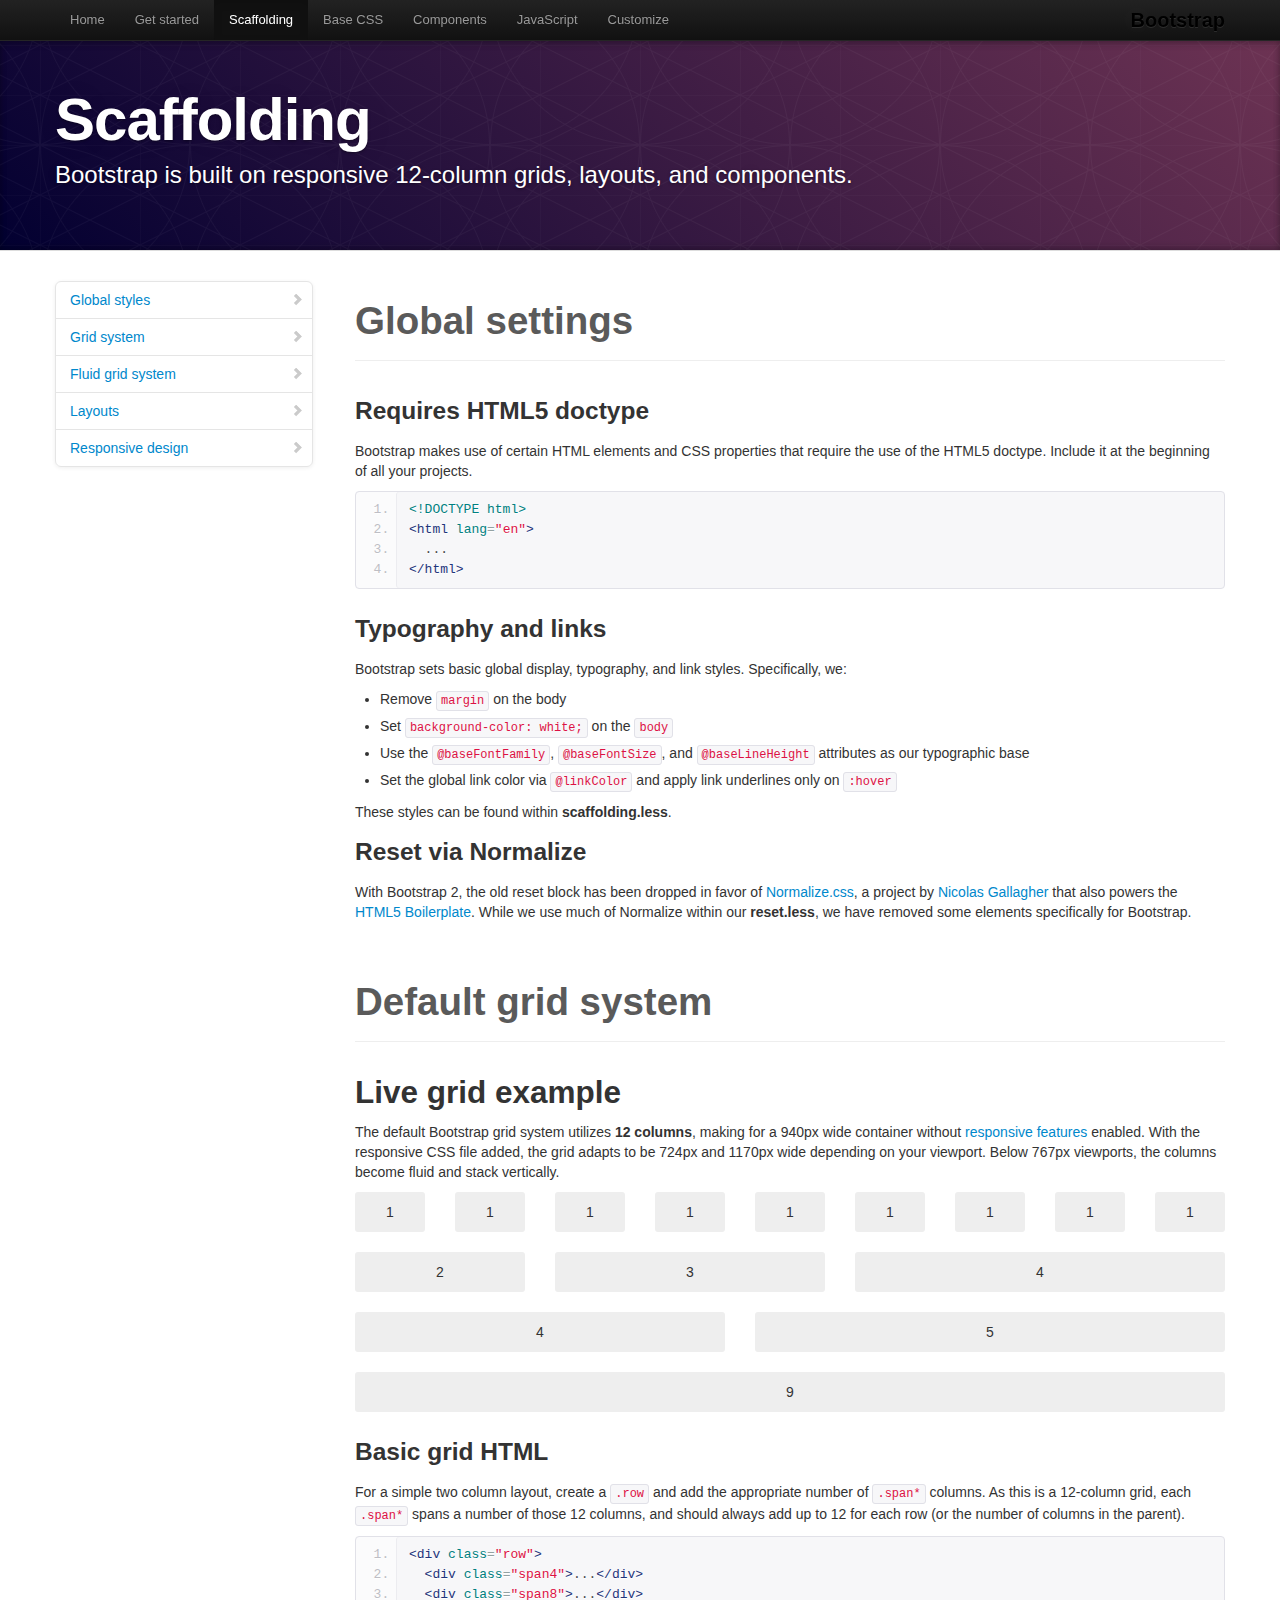
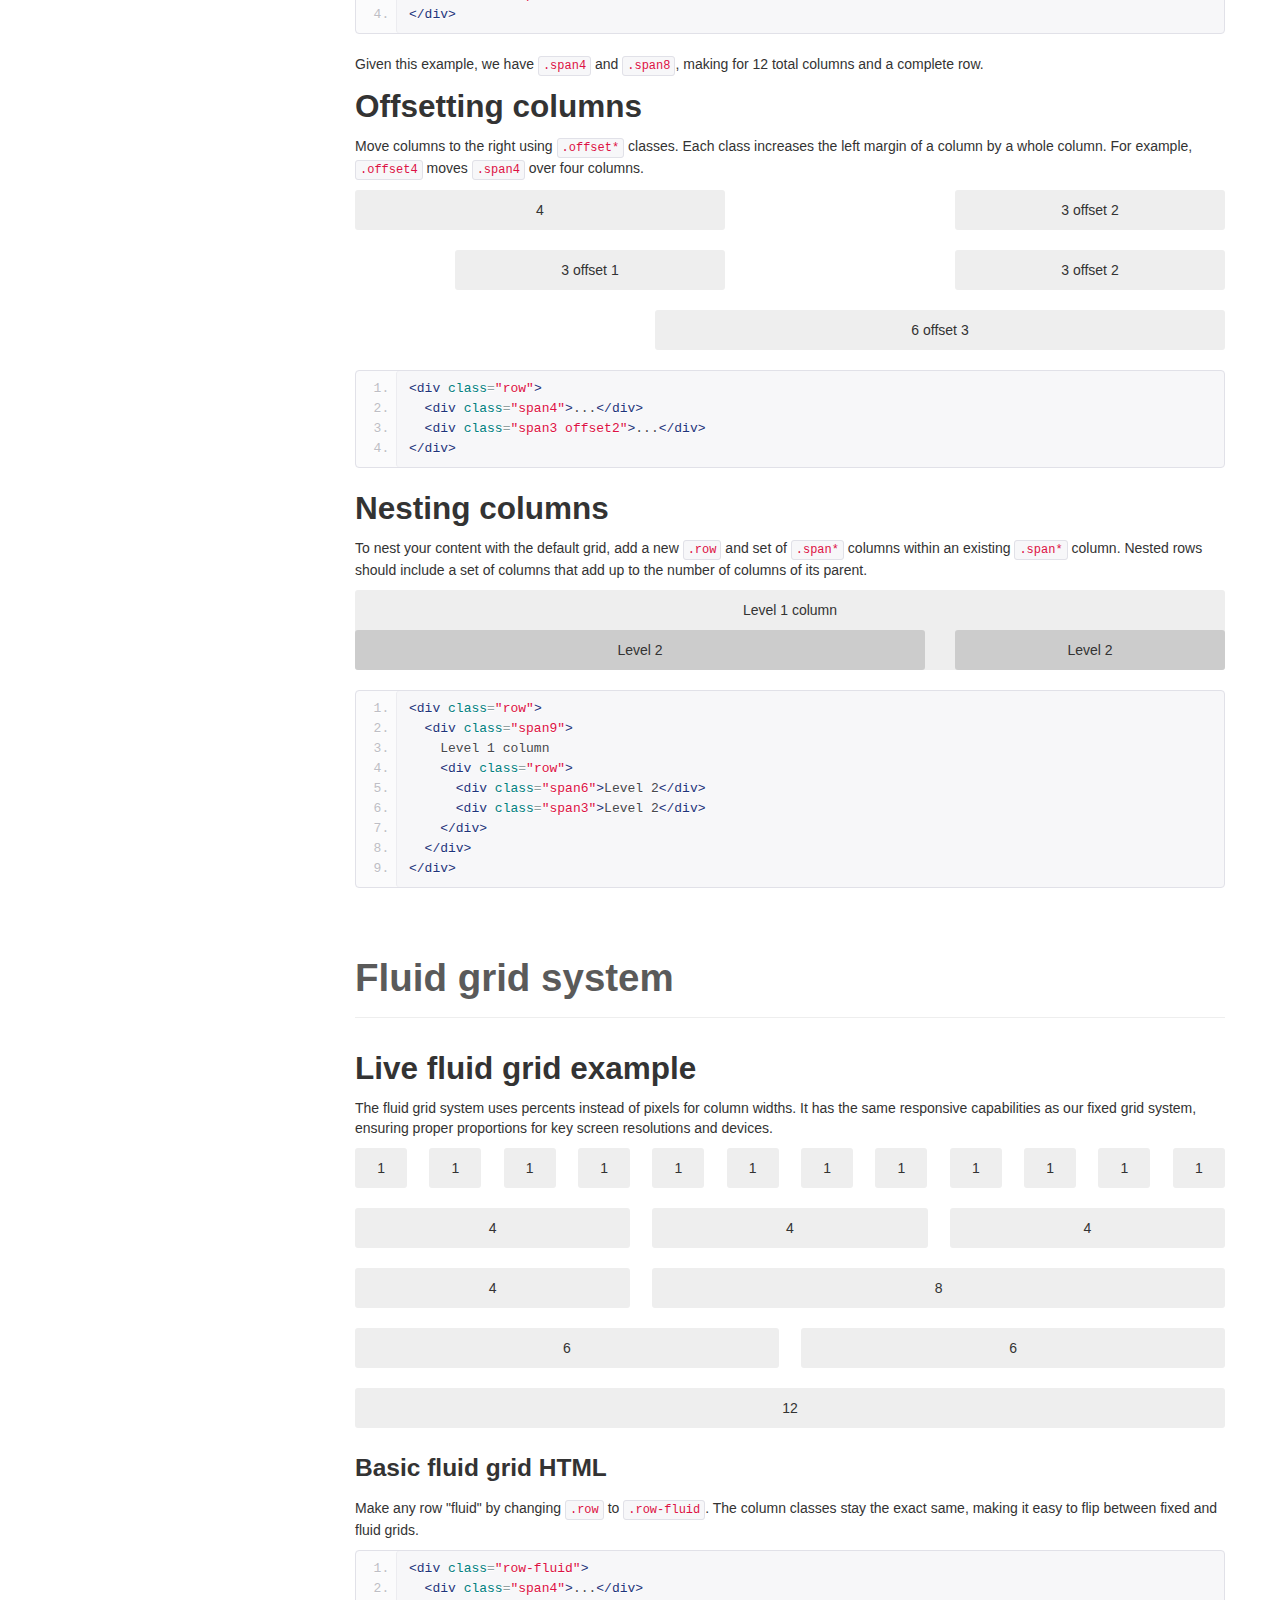
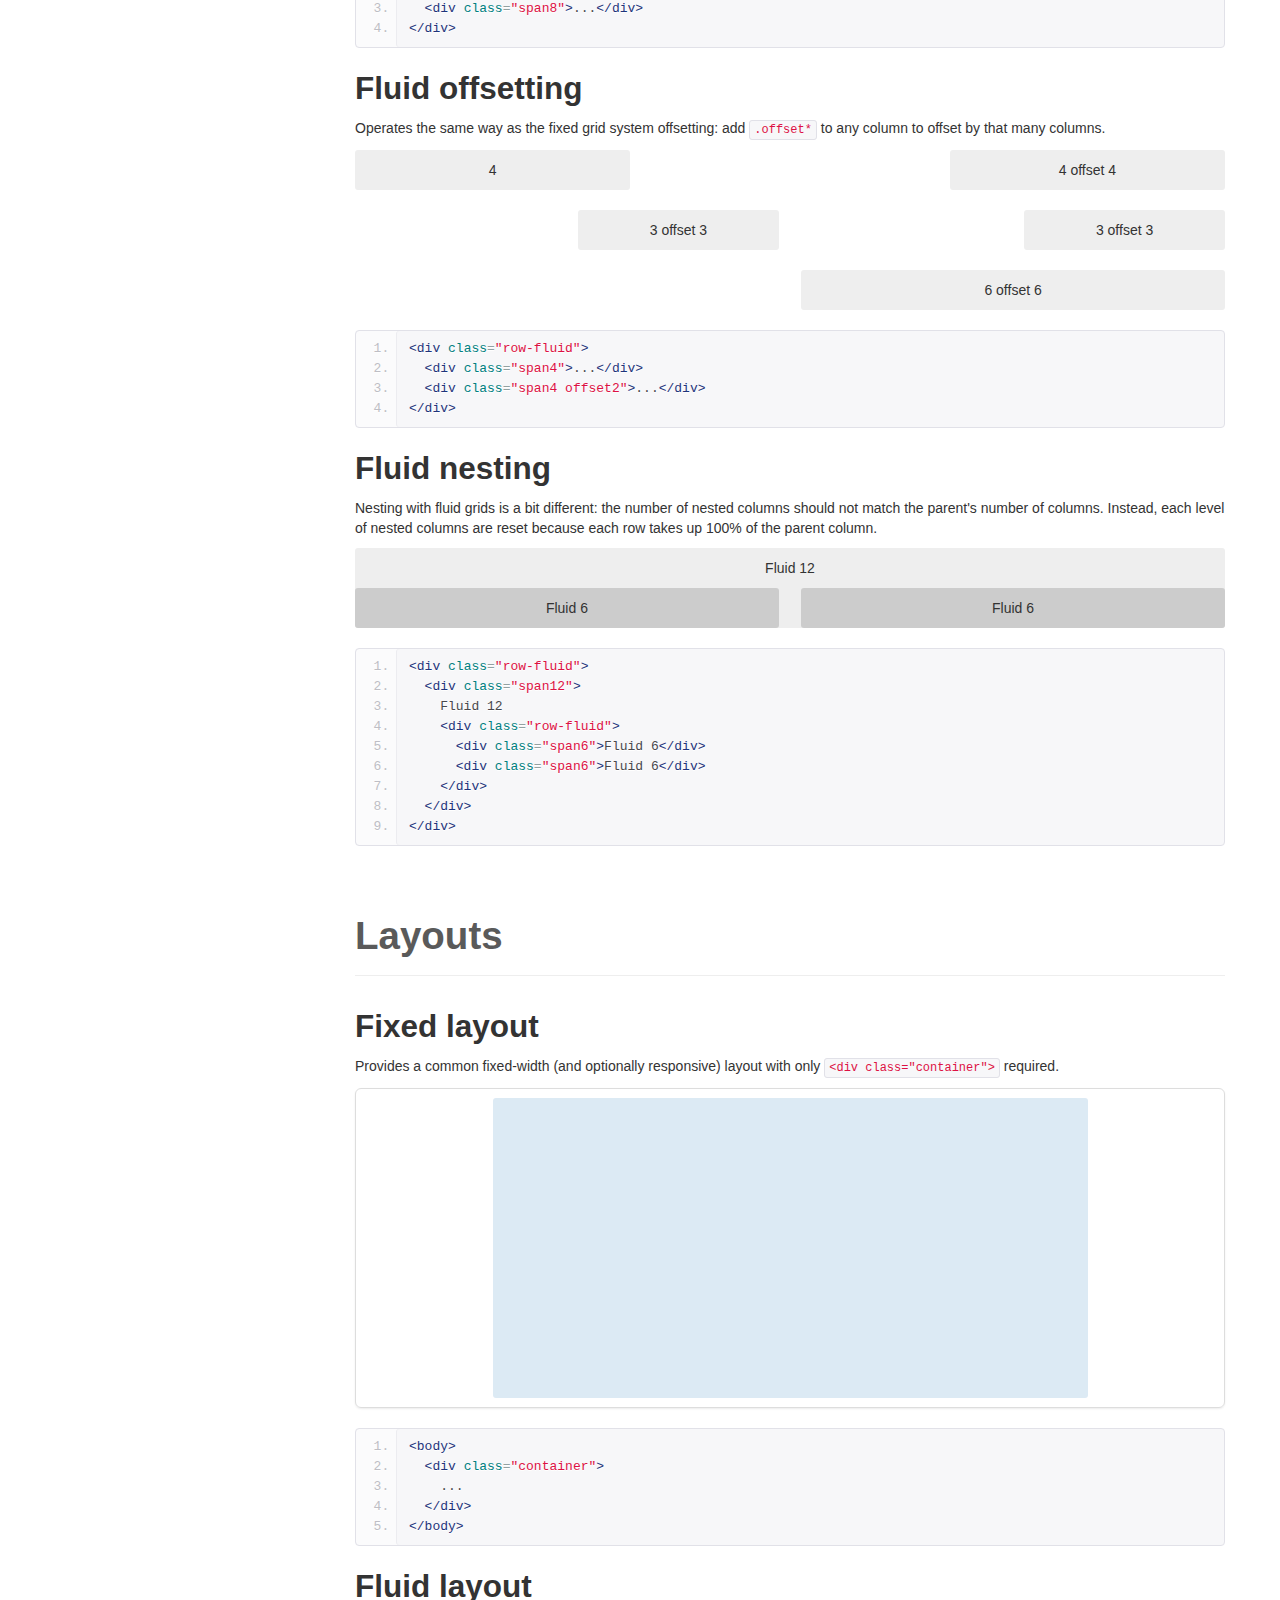
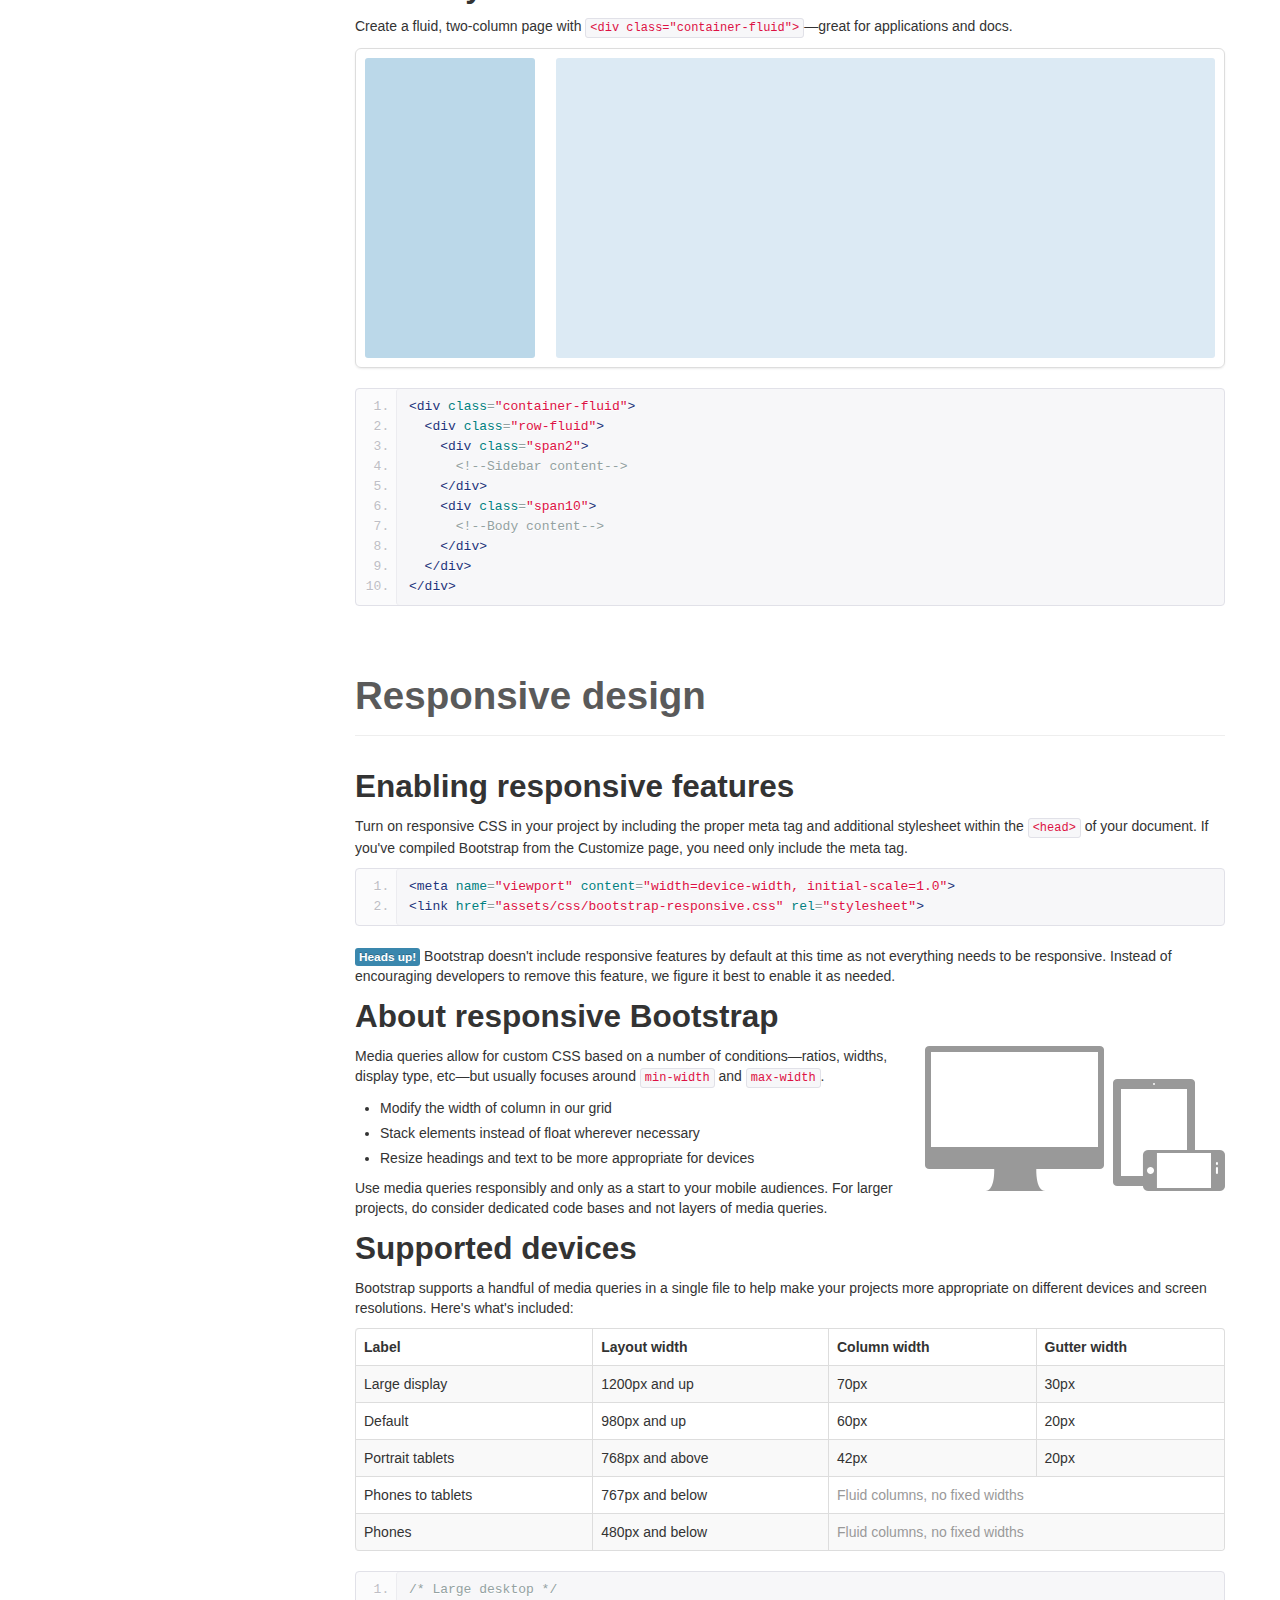
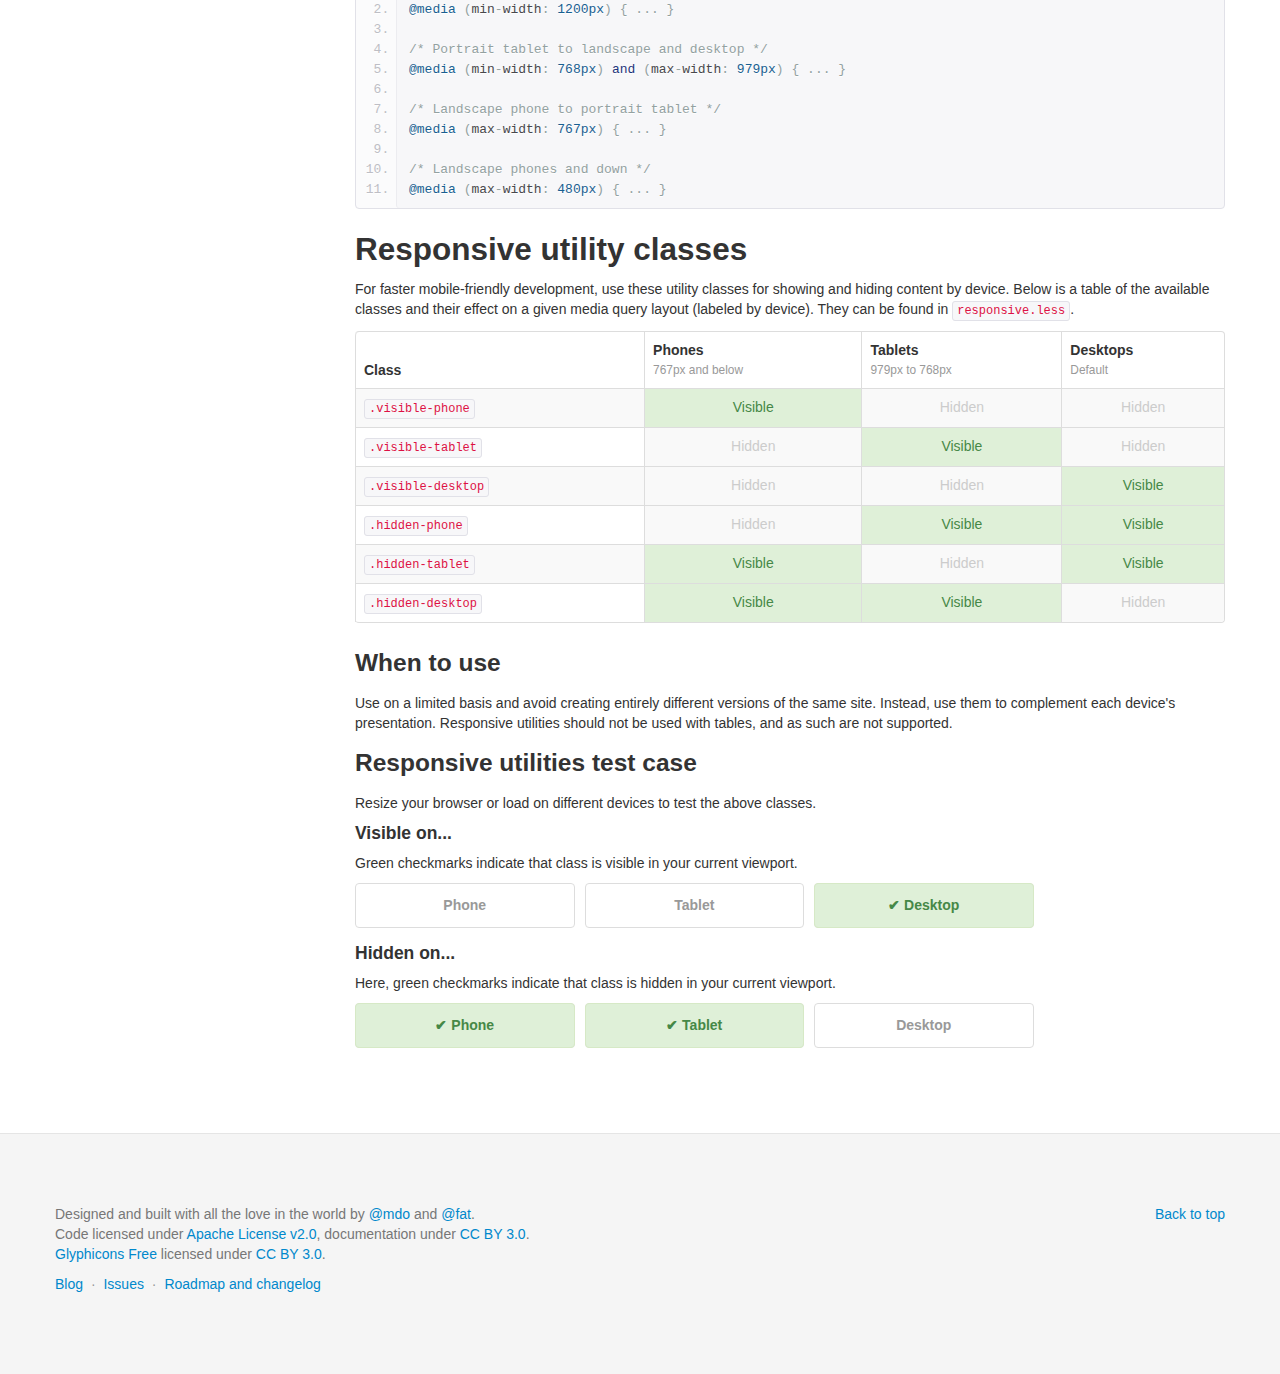
<file: bootstrap/docs/scaffolding.html>
<!DOCTYPE html>
<html lang="en">
  <head>
    <meta charset="utf-8">
    <title>Scaffolding · Bootstrap</title>
    <meta name="viewport" content="width=device-width, initial-scale=1.0">
    <meta name="description" content="">
    <meta name="author" content="">

    <!-- Le styles -->
    <link href="assets/css/bootstrap.css" rel="stylesheet">
    <link href="assets/css/bootstrap-responsive.css" rel="stylesheet">
    <link href="assets/css/docs.css" rel="stylesheet">
    <link href="assets/js/google-code-prettify/prettify.css" rel="stylesheet">

    <!-- Le HTML5 shim, for IE6-8 support of HTML5 elements -->
    <!--[if lt IE 9]>
      <script src="http://html5shim.googlecode.com/svn/trunk/html5.js"></script>
    <![endif]-->

    <!-- Le fav and touch icons -->
    <link rel="shortcut icon" href="assets/ico/favicon.ico">
    <link rel="apple-touch-icon-precomposed" sizes="144x144" href="assets/ico/apple-touch-icon-144-precomposed.png">
    <link rel="apple-touch-icon-precomposed" sizes="114x114" href="assets/ico/apple-touch-icon-114-precomposed.png">
    <link rel="apple-touch-icon-precomposed" sizes="72x72" href="assets/ico/apple-touch-icon-72-precomposed.png">
    <link rel="apple-touch-icon-precomposed" href="assets/ico/apple-touch-icon-57-precomposed.png">

  </head>

  <body data-spy="scroll" data-target=".bs-docs-sidebar">

    <!-- Navbar
    ================================================== -->
    <div class="navbar navbar-inverse navbar-fixed-top">
      <div class="navbar-inner">
        <div class="container">
          <button type="button" class="btn btn-navbar" data-toggle="collapse" data-target=".nav-collapse">
            <span class="icon-bar"></span>
            <span class="icon-bar"></span>
            <span class="icon-bar"></span>
          </button>
          <a class="brand" href="./index.html">Bootstrap</a>
          <div class="nav-collapse collapse">
            <ul class="nav">
              <li class="">
                <a href="./index.html">Home</a>
              </li>
              <li class="">
                <a href="./getting-started.html">Get started</a>
              </li>
              <li class="active">
                <a href="./scaffolding.html">Scaffolding</a>
              </li>
              <li class="">
                <a href="./base-css.html">Base CSS</a>
              </li>
              <li class="">
                <a href="./components.html">Components</a>
              </li>
              <li class="">
                <a href="./javascript.html">JavaScript</a>
              </li>
              <li class="">
                <a href="./customize.html">Customize</a>
              </li>
            </ul>
          </div>
        </div>
      </div>
    </div>

<!-- Subhead
================================================== -->
<header class="jumbotron subhead" id="overview">
  <div class="container">
    <h1>Scaffolding</h1>
    <p class="lead">Bootstrap is built on responsive 12-column grids, layouts, and components.</p>
  </div>
</header>

  <div class="container">

    <!-- Docs nav
    ================================================== -->
    <div class="row">
      <div class="span3 bs-docs-sidebar">
        <ul class="nav nav-list bs-docs-sidenav">
          <li><a href="#global"><i class="icon-chevron-right"></i> Global styles</a></li>
          <li><a href="#gridSystem"><i class="icon-chevron-right"></i> Grid system</a></li>
          <li><a href="#fluidGridSystem"><i class="icon-chevron-right"></i> Fluid grid system</a></li>
          <li><a href="#layouts"><i class="icon-chevron-right"></i> Layouts</a></li>
          <li><a href="#responsive"><i class="icon-chevron-right"></i> Responsive design</a></li>
        </ul>
      </div>
      <div class="span9">



        <!-- Global Bootstrap settings
        ================================================== -->
        <section id="global">
          <div class="page-header">
            <h1>Global settings</h1>
          </div>

          <h3>Requires HTML5 doctype</h3>
          <p>Bootstrap makes use of certain HTML elements and CSS properties that require the use of the HTML5 doctype. Include it at the beginning of all your projects.</p>
<pre class="prettyprint linenums">
&lt;!DOCTYPE html&gt;
&lt;html lang="en"&gt;
  ...
&lt;/html&gt;
</pre>

          <h3>Typography and links</h3>
          <p>Bootstrap sets basic global display, typography, and link styles. Specifically, we:</p>
          <ul>
            <li>Remove <code>margin</code> on the body</li>
            <li>Set <code>background-color: white;</code> on the <code>body</code></li>
            <li>Use the <code>@baseFontFamily</code>, <code>@baseFontSize</code>, and <code>@baseLineHeight</code> attributes as our typographic base</li>
            <li>Set the global link color via <code>@linkColor</code> and apply link underlines only on <code>:hover</code></li>
          </ul>
          <p>These styles can be found within <strong>scaffolding.less</strong>.</p>

          <h3>Reset via Normalize</h3>
          <p>With Bootstrap 2, the old reset block has been dropped in favor of <a href="http://necolas.github.com/normalize.css/" target="_blank">Normalize.css</a>, a project by <a href="http://twitter.com/necolas" target="_blank">Nicolas Gallagher</a> that also powers the <a href="http://html5boilerplate.com" target="_blank">HTML5 Boilerplate</a>. While we use much of Normalize within our <strong>reset.less</strong>, we have removed some elements specifically for Bootstrap.</p>

        </section>




        <!-- Grid system
        ================================================== -->
        <section id="gridSystem">
          <div class="page-header">
            <h1>Default grid system</h1>
          </div>

          <h2>Live grid example</h2>
          <p>The default Bootstrap grid system utilizes <strong>12 columns</strong>, making for a 940px wide container without <a href="./scaffolding.html#responsive">responsive features</a> enabled. With the responsive CSS file added, the grid adapts to be 724px and 1170px wide depending on your viewport. Below 767px viewports, the columns become fluid and stack vertically.</p>
          <div class="bs-docs-grid">
            <div class="row show-grid">
              <div class="span1">1</div>
              <div class="span1">1</div>
              <div class="span1">1</div>
              <div class="span1">1</div>
              <div class="span1">1</div>
              <div class="span1">1</div>
              <div class="span1">1</div>
              <div class="span1">1</div>
              <div class="span1">1</div>
            </div>
            <div class="row show-grid">
              <div class="span2">2</div>
              <div class="span3">3</div>
              <div class="span4">4</div>
            </div>
            <div class="row show-grid">
              <div class="span4">4</div>
              <div class="span5">5</div>
            </div>
            <div class="row show-grid">
              <div class="span9">9</div>
            </div>
          </div>

          <h3>Basic grid HTML</h3>
          <p>For a simple two column layout, create a <code>.row</code> and add the appropriate number of <code>.span*</code> columns. As this is a 12-column grid, each <code>.span*</code> spans a number of those 12 columns, and should always add up to 12 for each row (or the number of columns in the parent).</p>
<pre class="prettyprint linenums">
&lt;div class="row"&gt;
  &lt;div class="span4"&gt;...&lt;/div&gt;
  &lt;div class="span8"&gt;...&lt;/div&gt;
&lt;/div&gt;
</pre>
          <p>Given this example, we have <code>.span4</code> and <code>.span8</code>, making for 12 total columns and a complete row.</p>

          <h2>Offsetting columns</h2>
          <p>Move columns to the right using <code>.offset*</code> classes. Each class increases the left margin of a column by a whole column. For example, <code>.offset4</code> moves <code>.span4</code> over four columns.</p>
          <div class="bs-docs-grid">
            <div class="row show-grid">
              <div class="span4">4</div>
              <div class="span3 offset2">3 offset 2</div>
            </div><!-- /row -->
            <div class="row show-grid">
              <div class="span3 offset1">3 offset 1</div>
              <div class="span3 offset2">3 offset 2</div>
            </div><!-- /row -->
            <div class="row show-grid">
              <div class="span6 offset3">6 offset 3</div>
            </div><!-- /row -->
          </div>
<pre class="prettyprint linenums">
&lt;div class="row"&gt;
  &lt;div class="span4"&gt;...&lt;/div&gt;
  &lt;div class="span3 offset2"&gt;...&lt;/div&gt;
&lt;/div&gt;
</pre>

          <h2>Nesting columns</h2>
          <p>To nest your content with the default grid, add a new <code>.row</code> and set of <code>.span*</code> columns within an existing <code>.span*</code> column. Nested rows should include a set of columns that add up to the number of columns of its parent.</p>
          <div class="row show-grid">
            <div class="span9">
              Level 1 column
              <div class="row show-grid">
                <div class="span6">
                  Level 2
                </div>
                <div class="span3">
                  Level 2
                </div>
              </div>
            </div>
          </div>
<pre class="prettyprint linenums">
&lt;div class="row"&gt;
  &lt;div class="span9"&gt;
    Level 1 column
    &lt;div class="row"&gt;
      &lt;div class="span6"&gt;Level 2&lt;/div&gt;
      &lt;div class="span3"&gt;Level 2&lt;/div&gt;
    &lt;/div&gt;
  &lt;/div&gt;
&lt;/div&gt;
</pre>
        </section>



        <!-- Fluid grid system
        ================================================== -->
        <section id="fluidGridSystem">
          <div class="page-header">
            <h1>Fluid grid system</h1>
          </div>

          <h2>Live fluid grid example</h2>
          <p>The fluid grid system uses percents instead of pixels for column widths. It has the same responsive capabilities as our fixed grid system, ensuring proper proportions for key screen resolutions and devices.</p>
          <div class="bs-docs-grid">
            <div class="row-fluid show-grid">
              <div class="span1">1</div>
              <div class="span1">1</div>
              <div class="span1">1</div>
              <div class="span1">1</div>
              <div class="span1">1</div>
              <div class="span1">1</div>
              <div class="span1">1</div>
              <div class="span1">1</div>
              <div class="span1">1</div>
              <div class="span1">1</div>
              <div class="span1">1</div>
              <div class="span1">1</div>
            </div>
            <div class="row-fluid show-grid">
              <div class="span4">4</div>
              <div class="span4">4</div>
              <div class="span4">4</div>
            </div>
            <div class="row-fluid show-grid">
              <div class="span4">4</div>
              <div class="span8">8</div>
            </div>
            <div class="row-fluid show-grid">
              <div class="span6">6</div>
              <div class="span6">6</div>
            </div>
            <div class="row-fluid show-grid">
              <div class="span12">12</div>
            </div>
          </div>

          <h3>Basic fluid grid HTML</h3>
          <p>Make any row "fluid" by changing <code>.row</code> to <code>.row-fluid</code>. The column classes stay the exact same, making it easy to flip between fixed and fluid grids.</p>
<pre class="prettyprint linenums">
&lt;div class="row-fluid"&gt;
  &lt;div class="span4"&gt;...&lt;/div&gt;
  &lt;div class="span8"&gt;...&lt;/div&gt;
&lt;/div&gt;
</pre>

          <h2>Fluid offsetting</h2>
          <p>Operates the same way as the fixed grid system offsetting: add <code>.offset*</code> to any column to offset by that many columns.</p>
          <div class="bs-docs-grid">
            <div class="row-fluid show-grid">
              <div class="span4">4</div>
              <div class="span4 offset4">4 offset 4</div>
            </div><!-- /row -->
            <div class="row-fluid show-grid">
              <div class="span3 offset3">3 offset 3</div>
              <div class="span3 offset3">3 offset 3</div>
            </div><!-- /row -->
            <div class="row-fluid show-grid">
              <div class="span6 offset6">6 offset 6</div>
            </div><!-- /row -->
          </div>
<pre class="prettyprint linenums">
&lt;div class="row-fluid"&gt;
  &lt;div class="span4"&gt;...&lt;/div&gt;
  &lt;div class="span4 offset2"&gt;...&lt;/div&gt;
&lt;/div&gt;
</pre>

          <h2>Fluid nesting</h2>
          <p>Nesting with fluid grids is a bit different: the number of nested columns should not match the parent's number of columns. Instead, each level of nested columns are reset because each row takes up 100% of the parent column.</p>
          <div class="row-fluid show-grid">
            <div class="span12">
              Fluid 12
              <div class="row-fluid show-grid">
                <div class="span6">
                  Fluid 6
                </div>
                <div class="span6">
                  Fluid 6
                </div>
              </div>
            </div>
          </div>
<pre class="prettyprint linenums">
&lt;div class="row-fluid"&gt;
  &lt;div class="span12"&gt;
    Fluid 12
    &lt;div class="row-fluid"&gt;
      &lt;div class="span6"&gt;Fluid 6&lt;/div&gt;
      &lt;div class="span6"&gt;Fluid 6&lt;/div&gt;
    &lt;/div&gt;
  &lt;/div&gt;
&lt;/div&gt;
</pre>

        </section>




        <!-- Layouts (Default and fluid)
        ================================================== -->
        <section id="layouts">
          <div class="page-header">
            <h1>Layouts</h1>
          </div>

          <h2>Fixed layout</h2>
          <p>Provides a common fixed-width (and optionally responsive) layout with only <code>&lt;div class="container"&gt;</code> required.</p>
          <div class="mini-layout">
            <div class="mini-layout-body"></div>
          </div>
<pre class="prettyprint linenums">
&lt;body&gt;
  &lt;div class="container"&gt;
    ...
  &lt;/div&gt;
&lt;/body&gt;
</pre>

          <h2>Fluid layout</h2>
          <p>Create a fluid, two-column page with <code>&lt;div class="container-fluid"&gt;</code>&mdash;great for applications and docs.</p>
          <div class="mini-layout fluid">
            <div class="mini-layout-sidebar"></div>
            <div class="mini-layout-body"></div>
          </div>
<pre class="prettyprint linenums">
&lt;div class="container-fluid"&gt;
  &lt;div class="row-fluid"&gt;
    &lt;div class="span2"&gt;
      &lt;!--Sidebar content--&gt;
    &lt;/div&gt;
    &lt;div class="span10"&gt;
      &lt;!--Body content--&gt;
    &lt;/div&gt;
  &lt;/div&gt;
&lt;/div&gt;
</pre>
        </section>




        <!-- Responsive design
        ================================================== -->
        <section id="responsive">
          <div class="page-header">
            <h1>Responsive design</h1>
          </div>

          <h2>Enabling responsive features</h2>
          <p>Turn on responsive CSS in your project by including the proper meta tag and additional stylesheet within the <code>&lt;head&gt;</code> of your document. If you've compiled Bootstrap from the Customize page, you need only include the meta tag.</p>
<pre class="prettyprint linenums">
&lt;meta name="viewport" content="width=device-width, initial-scale=1.0"&gt;
&lt;link href="assets/css/bootstrap-responsive.css" rel="stylesheet"&gt;
</pre>
          <p><span class="label label-info">Heads up!</span>  Bootstrap doesn't include responsive features by default at this time as not everything needs to be responsive. Instead of encouraging developers to remove this feature, we figure it best to enable it as needed.</p>

          <h2>About responsive Bootstrap</h2>
          <img src="assets/img/responsive-illustrations.png" alt="Responsive devices" style="float: right; margin: 0 0 20px 20px;">
          <p>Media queries allow for custom CSS based on a number of conditions&mdash;ratios, widths, display type, etc&mdash;but usually focuses around <code>min-width</code> and <code>max-width</code>.</p>
          <ul>
            <li>Modify the width of column in our grid</li>
            <li>Stack elements instead of float wherever necessary</li>
            <li>Resize headings and text to be more appropriate for devices</li>
          </ul>
          <p>Use media queries responsibly and only as a start to your mobile audiences. For larger projects, do consider dedicated code bases and not layers of media queries.</p>

          <h2>Supported devices</h2>
          <p>Bootstrap supports a handful of media queries in a single file to help make your projects more appropriate on different devices and screen resolutions. Here's what's included:</p>
          <table class="table table-bordered table-striped">
            <thead>
              <tr>
                <th>Label</th>
                <th>Layout width</th>
                <th>Column width</th>
                <th>Gutter width</th>
              </tr>
            </thead>
            <tbody>
              <tr>
                <td>Large display</td>
                <td>1200px and up</td>
                <td>70px</td>
                <td>30px</td>
              </tr>
              <tr>
                <td>Default</td>
                <td>980px and up</td>
                <td>60px</td>
                <td>20px</td>
              </tr>
              <tr>
                <td>Portrait tablets</td>
                <td>768px and above</td>
                <td>42px</td>
                <td>20px</td>
              </tr>
              <tr>
                <td>Phones to tablets</td>
                <td>767px and below</td>
                <td class="muted" colspan="2">Fluid columns, no fixed widths</td>
              </tr>
              <tr>
                <td>Phones</td>
                <td>480px and below</td>
                <td class="muted" colspan="2">Fluid columns, no fixed widths</td>
              </tr>
            </tbody>
          </table>
<pre class="prettyprint linenums">
/* Large desktop */
@media (min-width: 1200px) { ... }

/* Portrait tablet to landscape and desktop */
@media (min-width: 768px) and (max-width: 979px) { ... }

/* Landscape phone to portrait tablet */
@media (max-width: 767px) { ... }

/* Landscape phones and down */
@media (max-width: 480px) { ... }
</pre>


          <h2>Responsive utility classes</h2>
          <p>For faster mobile-friendly development, use these utility classes for showing and hiding content by device. Below is a table of the available classes and their effect on a given media query layout (labeled by device). They can be found in <code>responsive.less</code>.</p>
          <table class="table table-bordered table-striped responsive-utilities">
            <thead>
              <tr>
                <th>Class</th>
                <th>Phones <small>767px and below</small></th>
                <th>Tablets <small>979px to 768px</small></th>
                <th>Desktops <small>Default</small></th>
              </tr>
            </thead>
            <tbody>
              <tr>
                <th><code>.visible-phone</code></th>
                <td class="is-visible">Visible</td>
                <td class="is-hidden">Hidden</td>
                <td class="is-hidden">Hidden</td>
              </tr>
              <tr>
                <th><code>.visible-tablet</code></th>
                <td class="is-hidden">Hidden</td>
                <td class="is-visible">Visible</td>
                <td class="is-hidden">Hidden</td>
              </tr>
              <tr>
                <th><code>.visible-desktop</code></th>
                <td class="is-hidden">Hidden</td>
                <td class="is-hidden">Hidden</td>
                <td class="is-visible">Visible</td>
              </tr>
              <tr>
                <th><code>.hidden-phone</code></th>
                <td class="is-hidden">Hidden</td>
                <td class="is-visible">Visible</td>
                <td class="is-visible">Visible</td>
              </tr>
              <tr>
                <th><code>.hidden-tablet</code></th>
                <td class="is-visible">Visible</td>
                <td class="is-hidden">Hidden</td>
                <td class="is-visible">Visible</td>
              </tr>
              <tr>
                <th><code>.hidden-desktop</code></th>
                <td class="is-visible">Visible</td>
                <td class="is-visible">Visible</td>
                <td class="is-hidden">Hidden</td>
              </tr>
            </tbody>
          </table>

          <h3>When to use</h3>
          <p>Use on a limited basis and avoid creating entirely different versions of the same site. Instead, use them to complement each device's presentation. Responsive utilities should not be used with tables, and as such are not supported.</p>

          <h3>Responsive utilities test case</h3>
          <p>Resize your browser or load on different devices to test the above classes.</p>
          <h4>Visible on...</h4>
          <p>Green checkmarks indicate that class is visible in your current viewport.</p>
          <ul class="responsive-utilities-test">
            <li>Phone<span class="visible-phone">&#10004; Phone</span></li>
            <li>Tablet<span class="visible-tablet">&#10004; Tablet</span></li>
            <li>Desktop<span class="visible-desktop">&#10004; Desktop</span></li>
          </ul>
          <h4>Hidden on...</h4>
          <p>Here, green checkmarks indicate that class is hidden in your current viewport.</p>
          <ul class="responsive-utilities-test hidden-on">
            <li>Phone<span class="hidden-phone">&#10004; Phone</span></li>
            <li>Tablet<span class="hidden-tablet">&#10004; Tablet</span></li>
            <li>Desktop<span class="hidden-desktop">&#10004; Desktop</span></li>
          </ul>

        </section>



      </div>
    </div>

  </div>



    <!-- Footer
    ================================================== -->
    <footer class="footer">
      <div class="container">
        <p class="pull-right"><a href="#">Back to top</a></p>
        <p>Designed and built with all the love in the world by <a href="http://twitter.com/mdo" target="_blank">@mdo</a> and <a href="http://twitter.com/fat" target="_blank">@fat</a>.</p>
        <p>Code licensed under <a href="http://www.apache.org/licenses/LICENSE-2.0" target="_blank">Apache License v2.0</a>, documentation under <a href="http://creativecommons.org/licenses/by/3.0/">CC BY 3.0</a>.</p>
        <p><a href="http://glyphicons.com">Glyphicons Free</a> licensed under <a href="http://creativecommons.org/licenses/by/3.0/">CC BY 3.0</a>.</p>
        <ul class="footer-links">
          <li><a href="http://blog.getbootstrap.com">Blog</a></li>
          <li class="muted">&middot;</li>
          <li><a href="https://github.com/twitter/bootstrap/issues?state=open">Issues</a></li>
          <li class="muted">&middot;</li>
          <li><a href="https://github.com/twitter/bootstrap/wiki">Roadmap and changelog</a></li>
        </ul>
      </div>
    </footer>



    <!-- Le javascript
    ================================================== -->
    <!-- Placed at the end of the document so the pages load faster -->
    <script type="text/javascript" src="http://platform.twitter.com/widgets.js"></script>
    <script src="assets/js/jquery.js"></script>
    <script src="assets/js/google-code-prettify/prettify.js"></script>
    <script src="assets/js/bootstrap-transition.js"></script>
    <script src="assets/js/bootstrap-alert.js"></script>
    <script src="assets/js/bootstrap-modal.js"></script>
    <script src="assets/js/bootstrap-dropdown.js"></script>
    <script src="assets/js/bootstrap-scrollspy.js"></script>
    <script src="assets/js/bootstrap-tab.js"></script>
    <script src="assets/js/bootstrap-tooltip.js"></script>
    <script src="assets/js/bootstrap-popover.js"></script>
    <script src="assets/js/bootstrap-button.js"></script>
    <script src="assets/js/bootstrap-collapse.js"></script>
    <script src="assets/js/bootstrap-carousel.js"></script>
    <script src="assets/js/bootstrap-typeahead.js"></script>
    <script src="assets/js/bootstrap-affix.js"></script>
    <script src="assets/js/application.js"></script>



  </body>
</html>
</file>
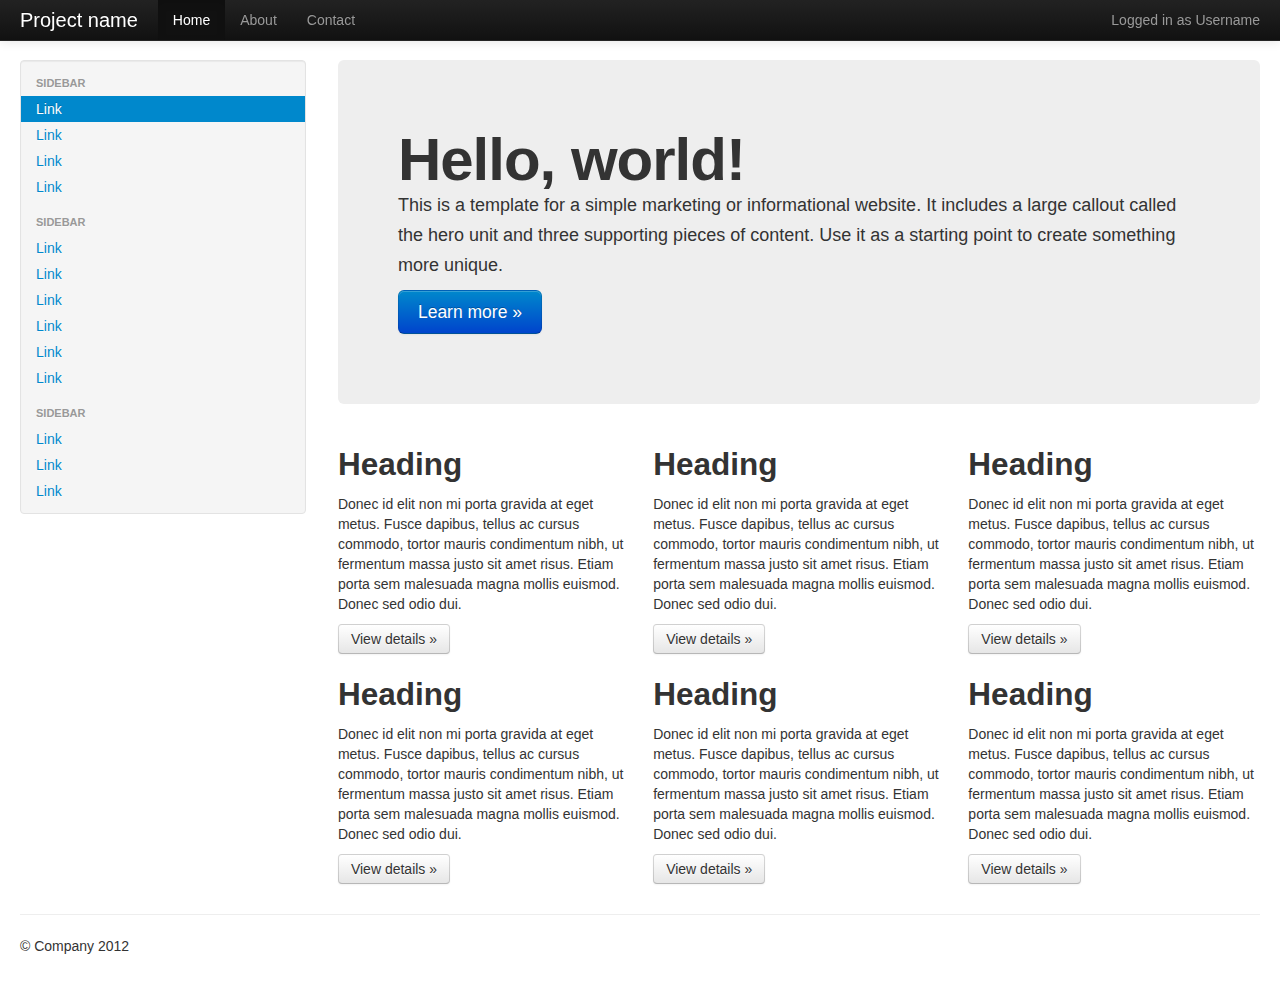
<file: bootstrap/docs/examples/fluid.html>
<!DOCTYPE html>
<html lang="en">
  <head>
    <meta charset="utf-8">
    <title>Bootstrap, from Twitter</title>
    <meta name="viewport" content="width=device-width, initial-scale=1.0">
    <meta name="description" content="">
    <meta name="author" content="">

    <!-- Le styles -->
    <link href="../assets/css/bootstrap.css" rel="stylesheet">
    <style type="text/css">
      body {
        padding-top: 60px;
        padding-bottom: 40px;
      }
      .sidebar-nav {
        padding: 9px 0;
      }
    </style>
    <link href="../assets/css/bootstrap-responsive.css" rel="stylesheet">

    <!-- HTML5 shim, for IE6-8 support of HTML5 elements -->
    <!--[if lt IE 9]>
      <script src="http://html5shim.googlecode.com/svn/trunk/html5.js"></script>
    <![endif]-->

    <!-- Fav and touch icons -->
    <link rel="shortcut icon" href="../assets/ico/favicon.ico">
    <link rel="apple-touch-icon-precomposed" sizes="144x144" href="../assets/ico/apple-touch-icon-144-precomposed.png">
    <link rel="apple-touch-icon-precomposed" sizes="114x114" href="../assets/ico/apple-touch-icon-114-precomposed.png">
    <link rel="apple-touch-icon-precomposed" sizes="72x72" href="../assets/ico/apple-touch-icon-72-precomposed.png">
    <link rel="apple-touch-icon-precomposed" href="../assets/ico/apple-touch-icon-57-precomposed.png">
  </head>

  <body>

    <div class="navbar navbar-inverse navbar-fixed-top">
      <div class="navbar-inner">
        <div class="container-fluid">
          <a class="btn btn-navbar" data-toggle="collapse" data-target=".nav-collapse">
            <span class="icon-bar"></span>
            <span class="icon-bar"></span>
            <span class="icon-bar"></span>
          </a>
          <a class="brand" href="#">Project name</a>
          <div class="nav-collapse collapse">
            <p class="navbar-text pull-right">
              Logged in as <a href="#" class="navbar-link">Username</a>
            </p>
            <ul class="nav">
              <li class="active"><a href="#">Home</a></li>
              <li><a href="#about">About</a></li>
              <li><a href="#contact">Contact</a></li>
            </ul>
          </div><!--/.nav-collapse -->
        </div>
      </div>
    </div>

    <div class="container-fluid">
      <div class="row-fluid">
        <div class="span3">
          <div class="well sidebar-nav">
            <ul class="nav nav-list">
              <li class="nav-header">Sidebar</li>
              <li class="active"><a href="#">Link</a></li>
              <li><a href="#">Link</a></li>
              <li><a href="#">Link</a></li>
              <li><a href="#">Link</a></li>
              <li class="nav-header">Sidebar</li>
              <li><a href="#">Link</a></li>
              <li><a href="#">Link</a></li>
              <li><a href="#">Link</a></li>
              <li><a href="#">Link</a></li>
              <li><a href="#">Link</a></li>
              <li><a href="#">Link</a></li>
              <li class="nav-header">Sidebar</li>
              <li><a href="#">Link</a></li>
              <li><a href="#">Link</a></li>
              <li><a href="#">Link</a></li>
            </ul>
          </div><!--/.well -->
        </div><!--/span-->
        <div class="span9">
          <div class="hero-unit">
            <h1>Hello, world!</h1>
            <p>This is a template for a simple marketing or informational website. It includes a large callout called the hero unit and three supporting pieces of content. Use it as a starting point to create something more unique.</p>
            <p><a class="btn btn-primary btn-large">Learn more &raquo;</a></p>
          </div>
          <div class="row-fluid">
            <div class="span4">
              <h2>Heading</h2>
              <p>Donec id elit non mi porta gravida at eget metus. Fusce dapibus, tellus ac cursus commodo, tortor mauris condimentum nibh, ut fermentum massa justo sit amet risus. Etiam porta sem malesuada magna mollis euismod. Donec sed odio dui. </p>
              <p><a class="btn" href="#">View details &raquo;</a></p>
            </div><!--/span-->
            <div class="span4">
              <h2>Heading</h2>
              <p>Donec id elit non mi porta gravida at eget metus. Fusce dapibus, tellus ac cursus commodo, tortor mauris condimentum nibh, ut fermentum massa justo sit amet risus. Etiam porta sem malesuada magna mollis euismod. Donec sed odio dui. </p>
              <p><a class="btn" href="#">View details &raquo;</a></p>
            </div><!--/span-->
            <div class="span4">
              <h2>Heading</h2>
              <p>Donec id elit non mi porta gravida at eget metus. Fusce dapibus, tellus ac cursus commodo, tortor mauris condimentum nibh, ut fermentum massa justo sit amet risus. Etiam porta sem malesuada magna mollis euismod. Donec sed odio dui. </p>
              <p><a class="btn" href="#">View details &raquo;</a></p>
            </div><!--/span-->
          </div><!--/row-->
          <div class="row-fluid">
            <div class="span4">
              <h2>Heading</h2>
              <p>Donec id elit non mi porta gravida at eget metus. Fusce dapibus, tellus ac cursus commodo, tortor mauris condimentum nibh, ut fermentum massa justo sit amet risus. Etiam porta sem malesuada magna mollis euismod. Donec sed odio dui. </p>
              <p><a class="btn" href="#">View details &raquo;</a></p>
            </div><!--/span-->
            <div class="span4">
              <h2>Heading</h2>
              <p>Donec id elit non mi porta gravida at eget metus. Fusce dapibus, tellus ac cursus commodo, tortor mauris condimentum nibh, ut fermentum massa justo sit amet risus. Etiam porta sem malesuada magna mollis euismod. Donec sed odio dui. </p>
              <p><a class="btn" href="#">View details &raquo;</a></p>
            </div><!--/span-->
            <div class="span4">
              <h2>Heading</h2>
              <p>Donec id elit non mi porta gravida at eget metus. Fusce dapibus, tellus ac cursus commodo, tortor mauris condimentum nibh, ut fermentum massa justo sit amet risus. Etiam porta sem malesuada magna mollis euismod. Donec sed odio dui. </p>
              <p><a class="btn" href="#">View details &raquo;</a></p>
            </div><!--/span-->
          </div><!--/row-->
        </div><!--/span-->
      </div><!--/row-->

      <hr>

      <footer>
        <p>&copy; Company 2012</p>
      </footer>

    </div><!--/.fluid-container-->

    <!-- Le javascript
    ================================================== -->
    <!-- Placed at the end of the document so the pages load faster -->
    <script src="../assets/js/jquery.js"></script>
    <script src="../assets/js/bootstrap-transition.js"></script>
    <script src="../assets/js/bootstrap-alert.js"></script>
    <script src="../assets/js/bootstrap-modal.js"></script>
    <script src="../assets/js/bootstrap-dropdown.js"></script>
    <script src="../assets/js/bootstrap-scrollspy.js"></script>
    <script src="../assets/js/bootstrap-tab.js"></script>
    <script src="../assets/js/bootstrap-tooltip.js"></script>
    <script src="../assets/js/bootstrap-popover.js"></script>
    <script src="../assets/js/bootstrap-button.js"></script>
    <script src="../assets/js/bootstrap-collapse.js"></script>
    <script src="../assets/js/bootstrap-carousel.js"></script>
    <script src="../assets/js/bootstrap-typeahead.js"></script>

  </body>
</html>
</file>
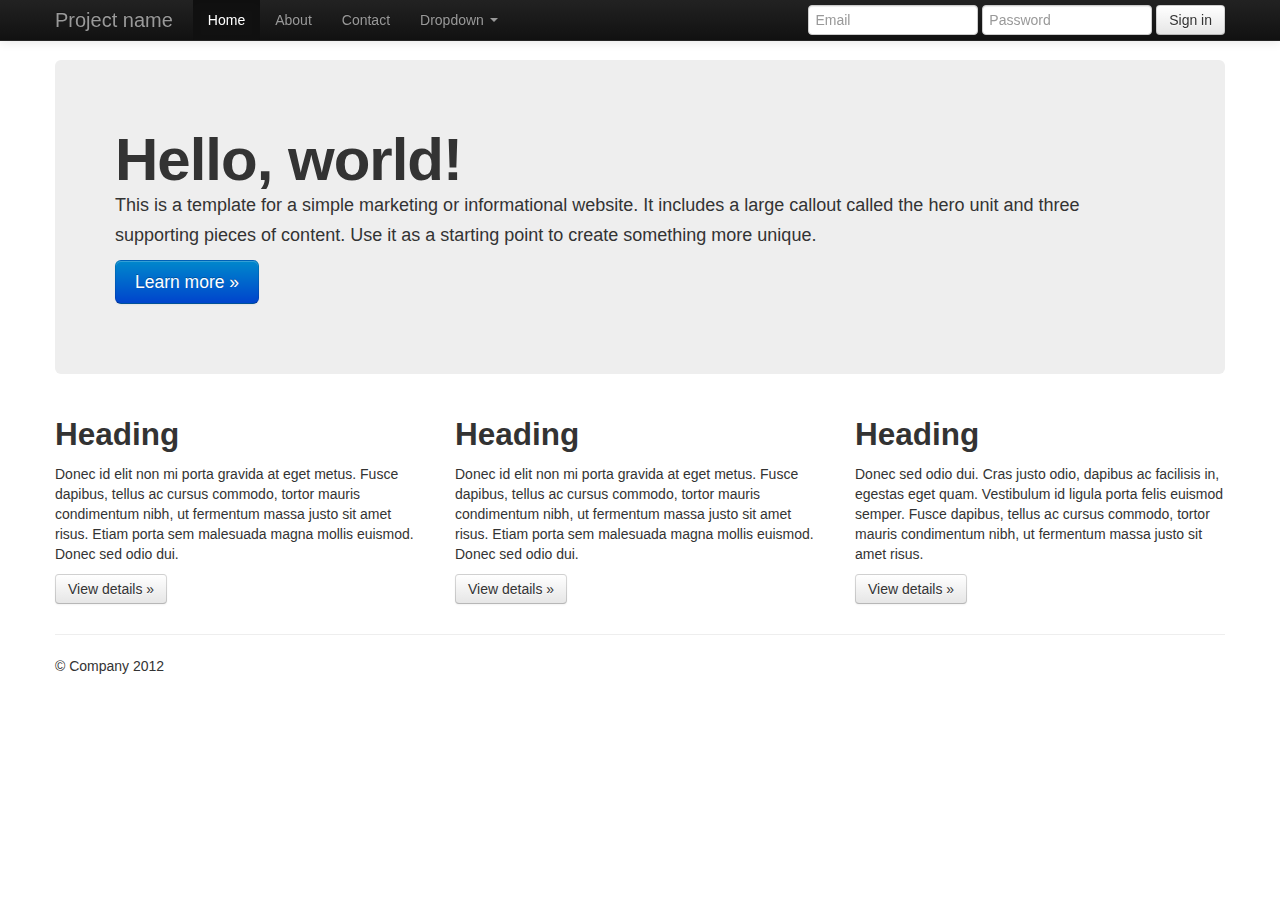
<file: bootstrap/docs/examples/hero.html>
<!DOCTYPE html>
<html lang="en">
  <head>
    <meta charset="utf-8">
    <title>Bootstrap, from Twitter</title>
    <meta name="viewport" content="width=device-width, initial-scale=1.0">
    <meta name="description" content="">
    <meta name="author" content="">

    <!-- Le styles -->
    <link href="../assets/css/bootstrap.css" rel="stylesheet">
    <style type="text/css">
      body {
        padding-top: 60px;
        padding-bottom: 40px;
      }
    </style>
    <link href="../assets/css/bootstrap-responsive.css" rel="stylesheet">

    <!-- HTML5 shim, for IE6-8 support of HTML5 elements -->
    <!--[if lt IE 9]>
      <script src="http://html5shim.googlecode.com/svn/trunk/html5.js"></script>
    <![endif]-->

    <!-- Fav and touch icons -->
    <link rel="shortcut icon" href="../assets/ico/favicon.ico">
    <link rel="apple-touch-icon-precomposed" sizes="144x144" href="../assets/ico/apple-touch-icon-144-precomposed.png">
    <link rel="apple-touch-icon-precomposed" sizes="114x114" href="../assets/ico/apple-touch-icon-114-precomposed.png">
    <link rel="apple-touch-icon-precomposed" sizes="72x72" href="../assets/ico/apple-touch-icon-72-precomposed.png">
    <link rel="apple-touch-icon-precomposed" href="../assets/ico/apple-touch-icon-57-precomposed.png">
  </head>

  <body>

    <div class="navbar navbar-inverse navbar-fixed-top">
      <div class="navbar-inner">
        <div class="container">
          <a class="btn btn-navbar" data-toggle="collapse" data-target=".nav-collapse">
            <span class="icon-bar"></span>
            <span class="icon-bar"></span>
            <span class="icon-bar"></span>
          </a>
          <a class="brand" href="#">Project name</a>
          <div class="nav-collapse collapse">
            <ul class="nav">
              <li class="active"><a href="#">Home</a></li>
              <li><a href="#about">About</a></li>
              <li><a href="#contact">Contact</a></li>
              <li class="dropdown">
                <a href="#" class="dropdown-toggle" data-toggle="dropdown">Dropdown <b class="caret"></b></a>
                <ul class="dropdown-menu">
                  <li><a href="#">Action</a></li>
                  <li><a href="#">Another action</a></li>
                  <li><a href="#">Something else here</a></li>
                  <li class="divider"></li>
                  <li class="nav-header">Nav header</li>
                  <li><a href="#">Separated link</a></li>
                  <li><a href="#">One more separated link</a></li>
                </ul>
              </li>
            </ul>
            <form class="navbar-form pull-right">
              <input class="span2" type="text" placeholder="Email">
              <input class="span2" type="password" placeholder="Password">
              <button type="submit" class="btn">Sign in</button>
            </form>
          </div><!--/.nav-collapse -->
        </div>
      </div>
    </div>

    <div class="container">

      <!-- Main hero unit for a primary marketing message or call to action -->
      <div class="hero-unit">
        <h1>Hello, world!</h1>
        <p>This is a template for a simple marketing or informational website. It includes a large callout called the hero unit and three supporting pieces of content. Use it as a starting point to create something more unique.</p>
        <p><a class="btn btn-primary btn-large">Learn more &raquo;</a></p>
      </div>

      <!-- Example row of columns -->
      <div class="row">
        <div class="span4">
          <h2>Heading</h2>
          <p>Donec id elit non mi porta gravida at eget metus. Fusce dapibus, tellus ac cursus commodo, tortor mauris condimentum nibh, ut fermentum massa justo sit amet risus. Etiam porta sem malesuada magna mollis euismod. Donec sed odio dui. </p>
          <p><a class="btn" href="#">View details &raquo;</a></p>
        </div>
        <div class="span4">
          <h2>Heading</h2>
          <p>Donec id elit non mi porta gravida at eget metus. Fusce dapibus, tellus ac cursus commodo, tortor mauris condimentum nibh, ut fermentum massa justo sit amet risus. Etiam porta sem malesuada magna mollis euismod. Donec sed odio dui. </p>
          <p><a class="btn" href="#">View details &raquo;</a></p>
       </div>
        <div class="span4">
          <h2>Heading</h2>
          <p>Donec sed odio dui. Cras justo odio, dapibus ac facilisis in, egestas eget quam. Vestibulum id ligula porta felis euismod semper. Fusce dapibus, tellus ac cursus commodo, tortor mauris condimentum nibh, ut fermentum massa justo sit amet risus.</p>
          <p><a class="btn" href="#">View details &raquo;</a></p>
        </div>
      </div>

      <hr>

      <footer>
        <p>&copy; Company 2012</p>
      </footer>

    </div> <!-- /container -->

    <!-- Le javascript
    ================================================== -->
    <!-- Placed at the end of the document so the pages load faster -->
    <script src="../assets/js/jquery.js"></script>
    <script src="../assets/js/bootstrap-transition.js"></script>
    <script src="../assets/js/bootstrap-alert.js"></script>
    <script src="../assets/js/bootstrap-modal.js"></script>
    <script src="../assets/js/bootstrap-dropdown.js"></script>
    <script src="../assets/js/bootstrap-scrollspy.js"></script>
    <script src="../assets/js/bootstrap-tab.js"></script>
    <script src="../assets/js/bootstrap-tooltip.js"></script>
    <script src="../assets/js/bootstrap-popover.js"></script>
    <script src="../assets/js/bootstrap-button.js"></script>
    <script src="../assets/js/bootstrap-collapse.js"></script>
    <script src="../assets/js/bootstrap-carousel.js"></script>
    <script src="../assets/js/bootstrap-typeahead.js"></script>

  </body>
</html>
</file>
<file: bootstrap/docs/assets/js/google-code-prettify/prettify.css>
.com { color: #93a1a1; }
.lit { color: #195f91; }
.pun, .opn, .clo { color: #93a1a1; }
.fun { color: #dc322f; }
.str, .atv { color: #D14; }
.kwd, .prettyprint .tag { color: #1e347b; }
.typ, .atn, .dec, .var { color: teal; }
.pln { color: #48484c; }

.prettyprint {
  padding: 8px;
  background-color: #f7f7f9;
  border: 1px solid #e1e1e8;
}
.prettyprint.linenums {
  -webkit-box-shadow: inset 40px 0 0 #fbfbfc, inset 41px 0 0 #ececf0;
     -moz-box-shadow: inset 40px 0 0 #fbfbfc, inset 41px 0 0 #ececf0;
          box-shadow: inset 40px 0 0 #fbfbfc, inset 41px 0 0 #ececf0;
}

/* Specify class=linenums on a pre to get line numbering */
ol.linenums {
  margin: 0 0 0 33px; /* IE indents via margin-left */
}
ol.linenums li {
  padding-left: 12px;
  color: #bebec5;
  line-height: 20px;
  text-shadow: 0 1px 0 #fff;
}
</file>
<file: bootstrap/docs/assets/css/docs.css>
/* Add additional stylesheets below
-------------------------------------------------- */
/*
  Bootstrap's documentation styles
  Special styles for presenting Bootstrap's documentation and examples
*/



/* Body and structure
-------------------------------------------------- */

body {
  position: relative;
  padding-top: 40px;
}

/* Code in headings */
h3 code {
  font-size: 14px;
  font-weight: normal;
}



/* Tweak navbar brand link to be super sleek
-------------------------------------------------- */

body > .navbar {
  font-size: 13px;
}

/* Change the docs' brand */
body > .navbar .brand {
  padding-right: 0;
  padding-left: 0;
  margin-left: 20px;
  float: right;
  font-weight: bold;
  color: #000;
  text-shadow: 0 1px 0 rgba(255,255,255,.1), 0 0 30px rgba(255,255,255,.125);
  -webkit-transition: all .2s linear;
     -moz-transition: all .2s linear;
          transition: all .2s linear;
}
body > .navbar .brand:hover {
  text-decoration: none;
  text-shadow: 0 1px 0 rgba(255,255,255,.1), 0 0 30px rgba(255,255,255,.4);
}


/* Sections
-------------------------------------------------- */

/* padding for in-page bookmarks and fixed navbar */
section {
  padding-top: 30px;
}
section > .page-header,
section > .lead {
  color: #5a5a5a;
}
section > ul li {
  margin-bottom: 5px;
}

/* Separators (hr) */
.bs-docs-separator {
  margin: 40px 0 39px;
}

/* Faded out hr */
hr.soften {
  height: 1px;
  margin: 70px 0;
  background-image: -webkit-linear-gradient(left, rgba(0,0,0,0), rgba(0,0,0,.1), rgba(0,0,0,0));
  background-image:    -moz-linear-gradient(left, rgba(0,0,0,0), rgba(0,0,0,.1), rgba(0,0,0,0));
  background-image:     -ms-linear-gradient(left, rgba(0,0,0,0), rgba(0,0,0,.1), rgba(0,0,0,0));
  background-image:      -o-linear-gradient(left, rgba(0,0,0,0), rgba(0,0,0,.1), rgba(0,0,0,0));
  border: 0;
}



/* Jumbotrons
-------------------------------------------------- */

/* Base class
------------------------- */
.jumbotron {
  position: relative;
  padding: 40px 0;
  color: #fff;
  text-align: center;
  text-shadow: 0 1px 3px rgba(0,0,0,.4), 0 0 30px rgba(0,0,0,.075);
  background: #020031; /* Old browsers */
  background: -moz-linear-gradient(45deg,  #020031 0%, #6d3353 100%); /* FF3.6+ */
  background: -webkit-gradient(linear, left bottom, right top, color-stop(0%,#020031), color-stop(100%,#6d3353)); /* Chrome,Safari4+ */
  background: -webkit-linear-gradient(45deg,  #020031 0%,#6d3353 100%); /* Chrome10+,Safari5.1+ */
  background: -o-linear-gradient(45deg,  #020031 0%,#6d3353 100%); /* Opera 11.10+ */
  background: -ms-linear-gradient(45deg,  #020031 0%,#6d3353 100%); /* IE10+ */
  background: linear-gradient(45deg,  #020031 0%,#6d3353 100%); /* W3C */
  filter: progid:DXImageTransform.Microsoft.gradient( startColorstr='#020031', endColorstr='#6d3353',GradientType=1 ); /* IE6-9 fallback on horizontal gradient */
  -webkit-box-shadow: inset 0 3px 7px rgba(0,0,0,.2), inset 0 -3px 7px rgba(0,0,0,.2);
     -moz-box-shadow: inset 0 3px 7px rgba(0,0,0,.2), inset 0 -3px 7px rgba(0,0,0,.2);
          box-shadow: inset 0 3px 7px rgba(0,0,0,.2), inset 0 -3px 7px rgba(0,0,0,.2);
}
.jumbotron h1 {
  font-size: 80px;
  font-weight: bold;
  letter-spacing: -1px;
  line-height: 1;
}
.jumbotron p {
  font-size: 24px;
  font-weight: 300;
  line-height: 1.25;
  margin-bottom: 30px;
}

/* Link styles (used on .masthead-links as well) */
.jumbotron a {
  color: #fff;
  color: rgba(255,255,255,.5);
  -webkit-transition: all .2s ease-in-out;
     -moz-transition: all .2s ease-in-out;
          transition: all .2s ease-in-out;
}
.jumbotron a:hover {
  color: #fff;
  text-shadow: 0 0 10px rgba(255,255,255,.25);
}

/* Download button */
.masthead .btn {
  padding: 19px 24px;
  font-size: 24px;
  font-weight: 200;
  color: #fff; /* redeclare to override the `.jumbotron a` */
  border: 0;
  -webkit-border-radius: 6px;
     -moz-border-radius: 6px;
          border-radius: 6px;
  -webkit-box-shadow: inset 0 1px 0 rgba(255,255,255,.1), 0 1px 5px rgba(0,0,0,.25);
     -moz-box-shadow: inset 0 1px 0 rgba(255,255,255,.1), 0 1px 5px rgba(0,0,0,.25);
          box-shadow: inset 0 1px 0 rgba(255,255,255,.1), 0 1px 5px rgba(0,0,0,.25);
  -webkit-transition: none;
     -moz-transition: none;
          transition: none;
}
.masthead .btn:hover {
  -webkit-box-shadow: inset 0 1px 0 rgba(255,255,255,.1), 0 1px 5px rgba(0,0,0,.25);
     -moz-box-shadow: inset 0 1px 0 rgba(255,255,255,.1), 0 1px 5px rgba(0,0,0,.25);
          box-shadow: inset 0 1px 0 rgba(255,255,255,.1), 0 1px 5px rgba(0,0,0,.25);
}
.masthead .btn:active {
  -webkit-box-shadow: inset 0 2px 4px rgba(0,0,0,.1), 0 1px 0 rgba(255,255,255,.1);
     -moz-box-shadow: inset 0 2px 4px rgba(0,0,0,.1), 0 1px 0 rgba(255,255,255,.1);
          box-shadow: inset 0 2px 4px rgba(0,0,0,.1), 0 1px 0 rgba(255,255,255,.1);
}


/* Pattern overlay
------------------------- */
.jumbotron .container {
  position: relative;
  z-index: 2;
}
.jumbotron:after {
  content: '';
  display: block;
  position: absolute;
  top: 0;
  right: 0;
  bottom: 0;
  left: 0;
  background: url(../img/bs-docs-masthead-pattern.png) repeat center center;
  opacity: .4;
}

/* Masthead (docs home)
------------------------- */
.masthead {
  padding: 70px 0 80px;
  margin-bottom: 0;
  color: #fff;
}
.masthead h1 {
  font-size: 120px;
  line-height: 1;
  letter-spacing: -2px;
}
.masthead p {
  font-size: 40px;
  font-weight: 200;
  line-height: 1.25;
}

/* Textual links in masthead */
.masthead-links {
  margin: 0;
  list-style: none;
}
.masthead-links li {
  display: inline;
  padding: 0 10px;
  color: rgba(255,255,255,.25);
}

/* Social proof buttons from GitHub & Twitter */
.bs-docs-social {
  padding: 15px 0;
  text-align: center;
  background-color: #f5f5f5;
  border-top: 1px solid #fff;
  border-bottom: 1px solid #ddd;
}

/* Quick links on Home */
.bs-docs-social-buttons {
  margin-left: 0;
  margin-bottom: 0;
  padding-left: 0;
  list-style: none;
}
.bs-docs-social-buttons li {
  display: inline-block;
  padding: 5px 8px;
  line-height: 1;
  *display: inline;
  *zoom: 1;
}

/* Subhead (other pages)
------------------------- */
.subhead {
  text-align: left;
  border-bottom: 1px solid #ddd;
}
.subhead h1 {
  font-size: 60px;
}
.subhead p {
  margin-bottom: 20px;
}
.subhead .navbar {
  display: none;
}



/* Marketing section of Overview
-------------------------------------------------- */

.marketing {
  text-align: center;
  color: #5a5a5a;
}
.marketing h1 {
  margin: 60px 0 10px;
  font-size: 60px;
  font-weight: 200;
  line-height: 1;
  letter-spacing: -1px;
}
.marketing h2 {
  font-weight: 200;
  margin-bottom: 5px;
}
.marketing p {
  font-size: 16px;
  line-height: 1.5;
}
.marketing .marketing-byline {
  margin-bottom: 40px;
  font-size: 20px;
  font-weight: 300;
  line-height: 1.25;
  color: #999;
}
.marketing img {
  display: block;
  margin: 0 auto 30px;
}



/* Footer
-------------------------------------------------- */

.footer {
  padding: 70px 0;
  margin-top: 70px;
  border-top: 1px solid #e5e5e5;
  background-color: #f5f5f5;
}
.footer p {
  margin-bottom: 0;
  color: #777;
}
.footer-links {
  margin: 10px 0;
}
.footer-links li {
  display: inline;
  padding: 0 2px;
}
.footer-links li:first-child {
  padding-left: 0;
}



/* Special grid styles
-------------------------------------------------- */

.show-grid {
  margin-top: 10px;
  margin-bottom: 20px;
}
.show-grid [class*="span"] {
  background-color: #eee;
  text-align: center;
  -webkit-border-radius: 3px;
     -moz-border-radius: 3px;
          border-radius: 3px;
  min-height: 40px;
  line-height: 40px;
}
.show-grid:hover [class*="span"] {
  background: #ddd;
}
.show-grid .show-grid {
  margin-top: 0;
  margin-bottom: 0;
}
.show-grid .show-grid [class*="span"] {
  background-color: #ccc;
}



/* Mini layout previews
-------------------------------------------------- */
.mini-layout {
  border: 1px solid #ddd;
  -webkit-border-radius: 6px;
     -moz-border-radius: 6px;
          border-radius: 6px;
  -webkit-box-shadow: 0 1px 2px rgba(0,0,0,.075);
     -moz-box-shadow: 0 1px 2px rgba(0,0,0,.075);
          box-shadow: 0 1px 2px rgba(0,0,0,.075);
}
.mini-layout,
.mini-layout .mini-layout-body,
.mini-layout.fluid .mini-layout-sidebar {
  height: 300px;
}
.mini-layout {
  margin-bottom: 20px;
  padding: 9px;
}
.mini-layout div {
  -webkit-border-radius: 3px;
     -moz-border-radius: 3px;
          border-radius: 3px;
}
.mini-layout .mini-layout-body {
  background-color: #dceaf4;
  margin: 0 auto;
  width: 70%;
}
.mini-layout.fluid .mini-layout-sidebar,
.mini-layout.fluid .mini-layout-header,
.mini-layout.fluid .mini-layout-body {
  float: left;
}
.mini-layout.fluid .mini-layout-sidebar {
  background-color: #bbd8e9;
  width: 20%;
}
.mini-layout.fluid .mini-layout-body {
  width: 77.5%;
  margin-left: 2.5%;
}



/* Download page
-------------------------------------------------- */

.download .page-header {
  margin-top: 36px;
}
.page-header .toggle-all {
  margin-top: 5px;
}

/* Space out h3s when following a section */
.download h3 {
  margin-bottom: 5px;
}
.download-builder input + h3,
.download-builder .checkbox + h3 {
  margin-top: 9px;
}

/* Fields for variables */
.download-builder input[type=text] {
  margin-bottom: 9px;
  font-family: Menlo, Monaco, "Courier New", monospace;
  font-size: 12px;
  color: #d14;
}
.download-builder input[type=text]:focus {
  background-color: #fff;
}

/* Custom, larger checkbox labels */
.download .checkbox {
  padding: 6px 10px 6px 25px;
  font-size: 13px;
  line-height: 18px;
  color: #555;
  background-color: #f9f9f9;
  -webkit-border-radius: 3px;
     -moz-border-radius: 3px;
          border-radius: 3px;
  cursor: pointer;
}
.download .checkbox:hover {
  color: #333;
  background-color: #f5f5f5;
}
.download .checkbox small {
  font-size: 12px;
  color: #777;
}

/* Variables section */
#variables label {
  margin-bottom: 0;
}

/* Giant download button */
.download-btn {
  margin: 36px 0 108px;
}
#download p,
#download h4 {
  max-width: 50%;
  margin: 0 auto;
  color: #999;
  text-align: center;
}
#download h4 {
  margin-bottom: 0;
}
#download p {
  margin-bottom: 18px;
}
.download-btn .btn {
  display: block;
  width: auto;
  padding: 19px 24px;
  margin-bottom: 27px;
  font-size: 30px;
  line-height: 1;
  text-align: center;
  -webkit-border-radius: 6px;
     -moz-border-radius: 6px;
          border-radius: 6px;
}



/* Misc
-------------------------------------------------- */

/* Make tables spaced out a bit more */
h2 + table,
h3 + table,
h4 + table,
h2 + .row {
  margin-top: 5px;
}

/* Example sites showcase */
.example-sites {
  xmargin-left: 20px;
}
.example-sites img {
  max-width: 100%;
  margin: 0 auto;
}

.scrollspy-example {
  height: 200px;
  overflow: auto;
  position: relative;
}


/* Fake the :focus state to demo it */
.focused {
  border-color: rgba(82,168,236,.8);
  -webkit-box-shadow: inset 0 1px 3px rgba(0,0,0,.1), 0 0 8px rgba(82,168,236,.6);
     -moz-box-shadow: inset 0 1px 3px rgba(0,0,0,.1), 0 0 8px rgba(82,168,236,.6);
          box-shadow: inset 0 1px 3px rgba(0,0,0,.1), 0 0 8px rgba(82,168,236,.6);
  outline: 0;
}

/* For input sizes, make them display block */
.docs-input-sizes select,
.docs-input-sizes input[type=text] {
  display: block;
  margin-bottom: 9px;
}

/* Icons
------------------------- */
.the-icons {
  margin-left: 0;
  list-style: none;
}
.the-icons li {
  float: left;
  width: 25%;
  line-height: 25px;
}
.the-icons i:hover {
  background-color: rgba(255,0,0,.25);
}

/* Example page
------------------------- */
.bootstrap-examples p {
  font-size: 13px;
  line-height: 18px;
}
.bootstrap-examples .thumbnail {
  margin-bottom: 9px;
  background-color: #fff;
}



/* Bootstrap code examples
-------------------------------------------------- */

/* Base class */
.bs-docs-example {
  position: relative;
  margin: 15px 0;
  padding: 39px 19px 14px;
  *padding-top: 19px;
  background-color: #fff;
  border: 1px solid #ddd;
  -webkit-border-radius: 4px;
     -moz-border-radius: 4px;
          border-radius: 4px;
}

/* Echo out a label for the example */
.bs-docs-example:after {
  content: "Example";
  position: absolute;
  top: -1px;
  left: -1px;
  padding: 3px 7px;
  font-size: 12px;
  font-weight: bold;
  background-color: #f5f5f5;
  border: 1px solid #ddd;
  color: #9da0a4;
  -webkit-border-radius: 4px 0 4px 0;
     -moz-border-radius: 4px 0 4px 0;
          border-radius: 4px 0 4px 0;
}

/* Remove spacing between an example and it's code */
.bs-docs-example + .prettyprint {
  margin-top: -20px;
  padding-top: 15px;
}

/* Tweak examples
------------------------- */
.bs-docs-example > p:last-child {
  margin-bottom: 0;
}
.bs-docs-example .table,
.bs-docs-example .progress,
.bs-docs-example .well,
.bs-docs-example .alert,
.bs-docs-example .hero-unit,
.bs-docs-example .pagination,
.bs-docs-example .navbar,
.bs-docs-example > .nav,
.bs-docs-example blockquote {
  margin-bottom: 5px;
}
.bs-docs-example .pagination {
  margin-top: 0;
}
.bs-navbar-top-example,
.bs-navbar-bottom-example {
  z-index: 1;
  padding: 0;
  height: 90px;
  overflow: hidden; /* cut the drop shadows off */
}
.bs-navbar-top-example .navbar-fixed-top,
.bs-navbar-bottom-example .navbar-fixed-bottom {
  margin-left: 0;
  margin-right: 0;
}
.bs-navbar-top-example {
  -webkit-border-radius: 0 0 4px 4px;
     -moz-border-radius: 0 0 4px 4px;
          border-radius: 0 0 4px 4px;
}
.bs-navbar-top-example:after {
  top: auto;
  bottom: -1px;
  -webkit-border-radius: 0 4px 0 4px;
     -moz-border-radius: 0 4px 0 4px;
          border-radius: 0 4px 0 4px;
}
.bs-navbar-bottom-example {
  -webkit-border-radius: 4px 4px 0 0;
     -moz-border-radius: 4px 4px 0 0;
          border-radius: 4px 4px 0 0;
}
.bs-navbar-bottom-example .navbar {
  margin-bottom: 0;
}
form.bs-docs-example {
  padding-bottom: 19px;
}

/* Images */
.bs-docs-example-images img {
  margin: 10px;
  display: inline-block;
}

/* Tooltips */
.bs-docs-tooltip-examples {
  text-align: center;
  margin: 0 0 10px;
  list-style: none;
}
.bs-docs-tooltip-examples li {
  display: inline;
  padding: 0 10px;
}

/* Popovers */
.bs-docs-example-popover {
  padding-bottom: 24px;
  background-color: #f9f9f9;
}
.bs-docs-example-popover .popover {
  position: relative;
  display: block;
  float: left;
  width: 260px;
  margin: 20px;
}



/* Responsive docs
-------------------------------------------------- */

/* Utility classes table
------------------------- */
.responsive-utilities th small {
  display: block;
  font-weight: normal;
  color: #999;
}
.responsive-utilities tbody th {
  font-weight: normal;
}
.responsive-utilities td {
  text-align: center;
}
.responsive-utilities td.is-visible {
  color: #468847;
  background-color: #dff0d8 !important;
}
.responsive-utilities td.is-hidden {
  color: #ccc;
  background-color: #f9f9f9 !important;
}

/* Responsive tests
------------------------- */
.responsive-utilities-test {
  margin-top: 5px;
  margin-left: 0;
  list-style: none;
  overflow: hidden; /* clear floats */
}
.responsive-utilities-test li {
  position: relative;
  float: left;
  width: 25%;
  height: 43px;
  font-size: 14px;
  font-weight: bold;
  line-height: 43px;
  color: #999;
  text-align: center;
  border: 1px solid #ddd;
  -webkit-border-radius: 4px;
     -moz-border-radius: 4px;
          border-radius: 4px;
}
.responsive-utilities-test li + li {
  margin-left: 10px;
}
.responsive-utilities-test span {
  position: absolute;
  top:    -1px;
  left:   -1px;
  right:  -1px;
  bottom: -1px;
  -webkit-border-radius: 4px;
     -moz-border-radius: 4px;
          border-radius: 4px;
}
.responsive-utilities-test span {
  color: #468847;
  background-color: #dff0d8;
  border: 1px solid #d6e9c6;
}



/* Sidenav for Docs
-------------------------------------------------- */

.bs-docs-sidenav {
  width: 228px;
  margin: 30px 0 0;
  padding: 0;
  background-color: #fff;
  -webkit-border-radius: 6px;
     -moz-border-radius: 6px;
          border-radius: 6px;
  -webkit-box-shadow: 0 1px 4px rgba(0,0,0,.065);
     -moz-box-shadow: 0 1px 4px rgba(0,0,0,.065);
          box-shadow: 0 1px 4px rgba(0,0,0,.065);
}
.bs-docs-sidenav > li > a {
  display: block;
  width: 190px \9;
  margin: 0 0 -1px;
  padding: 8px 14px;
  border: 1px solid #e5e5e5;
}
.bs-docs-sidenav > li:first-child > a {
  -webkit-border-radius: 6px 6px 0 0;
     -moz-border-radius: 6px 6px 0 0;
          border-radius: 6px 6px 0 0;
}
.bs-docs-sidenav > li:last-child > a {
  -webkit-border-radius: 0 0 6px 6px;
     -moz-border-radius: 0 0 6px 6px;
          border-radius: 0 0 6px 6px;
}
.bs-docs-sidenav > .active > a {
  position: relative;
  z-index: 2;
  padding: 9px 15px;
  border: 0;
  text-shadow: 0 1px 0 rgba(0,0,0,.15);
  -webkit-box-shadow: inset 1px 0 0 rgba(0,0,0,.1), inset -1px 0 0 rgba(0,0,0,.1);
     -moz-box-shadow: inset 1px 0 0 rgba(0,0,0,.1), inset -1px 0 0 rgba(0,0,0,.1);
          box-shadow: inset 1px 0 0 rgba(0,0,0,.1), inset -1px 0 0 rgba(0,0,0,.1);
}
/* Chevrons */
.bs-docs-sidenav .icon-chevron-right {
  float: right;
  margin-top: 2px;
  margin-right: -6px;
  opacity: .25;
}
.bs-docs-sidenav > li > a:hover {
  background-color: #f5f5f5;
}
.bs-docs-sidenav a:hover .icon-chevron-right {
  opacity: .5;
}
.bs-docs-sidenav .active .icon-chevron-right,
.bs-docs-sidenav .active a:hover .icon-chevron-right {
  background-image: url(../img/glyphicons-halflings-white.png);
  opacity: 1;
}
.bs-docs-sidenav.affix {
  top: 40px;
}
.bs-docs-sidenav.affix-bottom {
  position: absolute;
  top: auto;
  bottom: 270px;
}




/* Responsive
-------------------------------------------------- */

/* Desktop large
------------------------- */
@media (min-width: 1200px) {
  .bs-docs-container {
    max-width: 970px;
  }
  .bs-docs-sidenav {
    width: 258px;
  }
  .bs-docs-sidenav > li > a {
    width: 230px \9; /* Override the previous IE8-9 hack */
  }
}

/* Desktop
------------------------- */
@media (max-width: 980px) {
  /* Unfloat brand */
  body > .navbar-fixed-top .brand {
    float: left;
    margin-left: 0;
    padding-left: 10px;
    padding-right: 10px;
  }

  /* Inline-block quick links for more spacing */
  .quick-links li {
    display: inline-block;
    margin: 5px;
  }

  /* When affixed, space properly */
  .bs-docs-sidenav {
    top: 0;
    margin-top: 30px;
    margin-right: 0;
  }
}

/* Tablet to desktop
------------------------- */
@media (min-width: 768px) and (max-width: 980px) {
  /* Remove any padding from the body */
  body {
    padding-top: 0;
  }
  /* Widen masthead and social buttons to fill body padding */
  .jumbotron {
    margin-top: -20px; /* Offset bottom margin on .navbar */
  }
  /* Adjust sidenav width */
  .bs-docs-sidenav {
    width: 166px;
    margin-top: 20px;
  }
  .bs-docs-sidenav.affix {
    top: 0;
  }
}

/* Tablet
------------------------- */
@media (max-width: 767px) {
  /* Remove any padding from the body */
  body {
    padding-top: 0;
  }

  /* Widen masthead and social buttons to fill body padding */
  .jumbotron {
    padding: 40px 20px;
    margin-top:   -20px; /* Offset bottom margin on .navbar */
    margin-right: -20px;
    margin-left:  -20px;
  }
  .masthead h1 {
    font-size: 90px;
  }
  .masthead p,
  .masthead .btn {
    font-size: 24px;
  }
  .marketing .span4 {
    margin-bottom: 40px;
  }
  .bs-docs-social {
    margin: 0 -20px;
  }

  /* Space out the show-grid examples */
  .show-grid [class*="span"] {
    margin-bottom: 5px;
  }

  /* Sidenav */
  .bs-docs-sidenav {
    width: auto;
    margin-bottom: 20px;
  }
  .bs-docs-sidenav.affix {
    position: static;
    width: auto;
    top: 0;
  }

  /* Unfloat the back to top link in footer */
  .footer {
    margin-left: -20px;
    margin-right: -20px;
    padding-left: 20px;
    padding-right: 20px;
  }
  .footer p {
    margin-bottom: 9px;
  }
}

/* Landscape phones
------------------------- */
@media (max-width: 480px) {
  /* Remove padding above jumbotron */
  body {
    padding-top: 0;
  }

  /* Change up some type stuff */
  h2 small {
    display: block;
  }

  /* Downsize the jumbotrons */
  .jumbotron h1 {
    font-size: 45px;
  }
  .jumbotron p,
  .jumbotron .btn {
    font-size: 18px;
  }
  .jumbotron .btn {
    display: block;
    margin: 0 auto;
  }

  /* center align subhead text like the masthead */
  .subhead h1,
  .subhead p {
    text-align: center;
  }

  /* Marketing on home */
  .marketing h1 {
    font-size: 30px;
  }
  .marketing-byline {
    font-size: 18px;
  }

  /* center example sites */
  .example-sites {
    margin-left: 0;
  }
  .example-sites > li {
    float: none;
    display: block;
    max-width: 280px;
    margin: 0 auto 18px;
    text-align: center;
  }
  .example-sites .thumbnail > img {
    max-width: 270px;
  }

  /* Do our best to make tables work in narrow viewports */
  table code {
    white-space: normal;
    word-wrap: break-word;
    word-break: break-all;
  }

  /* Modal example */
  .modal-example .modal {
    position: relative;
    top: auto;
    right: auto;
    bottom: auto;
    left: auto;
  }

  /* Tighten up footer */
  .footer {
    padding-top: 20px;
    padding-bottom: 20px;
  }
  /* Unfloat the back to top in footer to prevent odd text wrapping */
  .footer .pull-right {
    float: none;
  }
}
</file>
<file: bootstrap/js/tests/vendor/qunit.css>
/**
 * QUnit - A JavaScript Unit Testing Framework
 *
 * http://docs.jquery.com/QUnit
 *
 * Copyright (c) 2012 John Resig, Jörn Zaefferer
 * Dual licensed under the MIT (MIT-LICENSE.txt)
 * or GPL (GPL-LICENSE.txt) licenses.
 */

/** Font Family and Sizes */

#qunit-tests, #qunit-header, #qunit-banner, #qunit-testrunner-toolbar, #qunit-userAgent, #qunit-testresult {
	font-family: "Helvetica Neue Light", "HelveticaNeue-Light", "Helvetica Neue", Calibri, Helvetica, Arial, sans-serif;
}

#qunit-testrunner-toolbar, #qunit-userAgent, #qunit-testresult, #qunit-tests li { font-size: small; }
#qunit-tests { font-size: smaller; }


/** Resets */

#qunit-tests, #qunit-tests ol, #qunit-header, #qunit-banner, #qunit-userAgent, #qunit-testresult {
	margin: 0;
	padding: 0;
}


/** Header */

#qunit-header {
	padding: 0.5em 0 0.5em 1em;

	color: #8699a4;
	background-color: #0d3349;

	font-size: 1.5em;
	line-height: 1em;
	font-weight: normal;

	border-radius: 15px 15px 0 0;
	-moz-border-radius: 15px 15px 0 0;
	-webkit-border-top-right-radius: 15px;
	-webkit-border-top-left-radius: 15px;
}

#qunit-header a {
	text-decoration: none;
	color: #c2ccd1;
}

#qunit-header a:hover,
#qunit-header a:focus {
	color: #fff;
}

#qunit-banner {
	height: 5px;
}

#qunit-testrunner-toolbar {
	padding: 0.5em 0 0.5em 2em;
	color: #5E740B;
	background-color: #eee;
}

#qunit-userAgent {
	padding: 0.5em 0 0.5em 2.5em;
	background-color: #2b81af;
	color: #fff;
	text-shadow: rgba(0, 0, 0, 0.5) 2px 2px 1px;
}


/** Tests: Pass/Fail */

#qunit-tests {
	list-style-position: inside;
}

#qunit-tests li {
	padding: 0.4em 0.5em 0.4em 2.5em;
	border-bottom: 1px solid #fff;
	list-style-position: inside;
}

#qunit-tests.hidepass li.pass, #qunit-tests.hidepass li.running  {
	display: none;
}

#qunit-tests li strong {
	cursor: pointer;
}

#qunit-tests li a {
	padding: 0.5em;
	color: #c2ccd1;
	text-decoration: none;
}
#qunit-tests li a:hover,
#qunit-tests li a:focus {
	color: #000;
}

#qunit-tests ol {
	margin-top: 0.5em;
	padding: 0.5em;

	background-color: #fff;

	border-radius: 15px;
	-moz-border-radius: 15px;
	-webkit-border-radius: 15px;

	box-shadow: inset 0px 2px 13px #999;
	-moz-box-shadow: inset 0px 2px 13px #999;
	-webkit-box-shadow: inset 0px 2px 13px #999;
}

#qunit-tests table {
	border-collapse: collapse;
	margin-top: .2em;
}

#qunit-tests th {
	text-align: right;
	vertical-align: top;
	padding: 0 .5em 0 0;
}

#qunit-tests td {
	vertical-align: top;
}

#qunit-tests pre {
	margin: 0;
	white-space: pre-wrap;
	word-wrap: break-word;
}

#qunit-tests del {
	background-color: #e0f2be;
	color: #374e0c;
	text-decoration: none;
}

#qunit-tests ins {
	background-color: #ffcaca;
	color: #500;
	text-decoration: none;
}

/*** Test Counts */

#qunit-tests b.counts                       { color: black; }
#qunit-tests b.passed                       { color: #5E740B; }
#qunit-tests b.failed                       { color: #710909; }

#qunit-tests li li {
	margin: 0.5em;
	padding: 0.4em 0.5em 0.4em 0.5em;
	background-color: #fff;
	border-bottom: none;
	list-style-position: inside;
}

/*** Passing Styles */

#qunit-tests li li.pass {
	color: #5E740B;
	background-color: #fff;
	border-left: 26px solid #C6E746;
}

#qunit-tests .pass                          { color: #528CE0; background-color: #D2E0E6; }
#qunit-tests .pass .test-name               { color: #366097; }

#qunit-tests .pass .test-actual,
#qunit-tests .pass .test-expected           { color: #999999; }

#qunit-banner.qunit-pass                    { background-color: #C6E746; }

/*** Failing Styles */

#qunit-tests li li.fail {
	color: #710909;
	background-color: #fff;
	border-left: 26px solid #EE5757;
	white-space: pre;
}

#qunit-tests > li:last-child {
	border-radius: 0 0 15px 15px;
	-moz-border-radius: 0 0 15px 15px;
	-webkit-border-bottom-right-radius: 15px;
	-webkit-border-bottom-left-radius: 15px;
}

#qunit-tests .fail                          { color: #000000; background-color: #EE5757; }
#qunit-tests .fail .test-name,
#qunit-tests .fail .module-name             { color: #000000; }

#qunit-tests .fail .test-actual             { color: #EE5757; }
#qunit-tests .fail .test-expected           { color: green;   }

#qunit-banner.qunit-fail                    { background-color: #EE5757; }


/** Result */

#qunit-testresult {
	padding: 0.5em 0.5em 0.5em 2.5em;

	color: #2b81af;
	background-color: #D2E0E6;

	border-bottom: 1px solid white;
}

/** Fixture */

#qunit-fixture {
	position: absolute;
	top: -10000px;
	left: -10000px;
}

/** Runoff */

#qunit-fixture {
  display:none;
}
</file>
